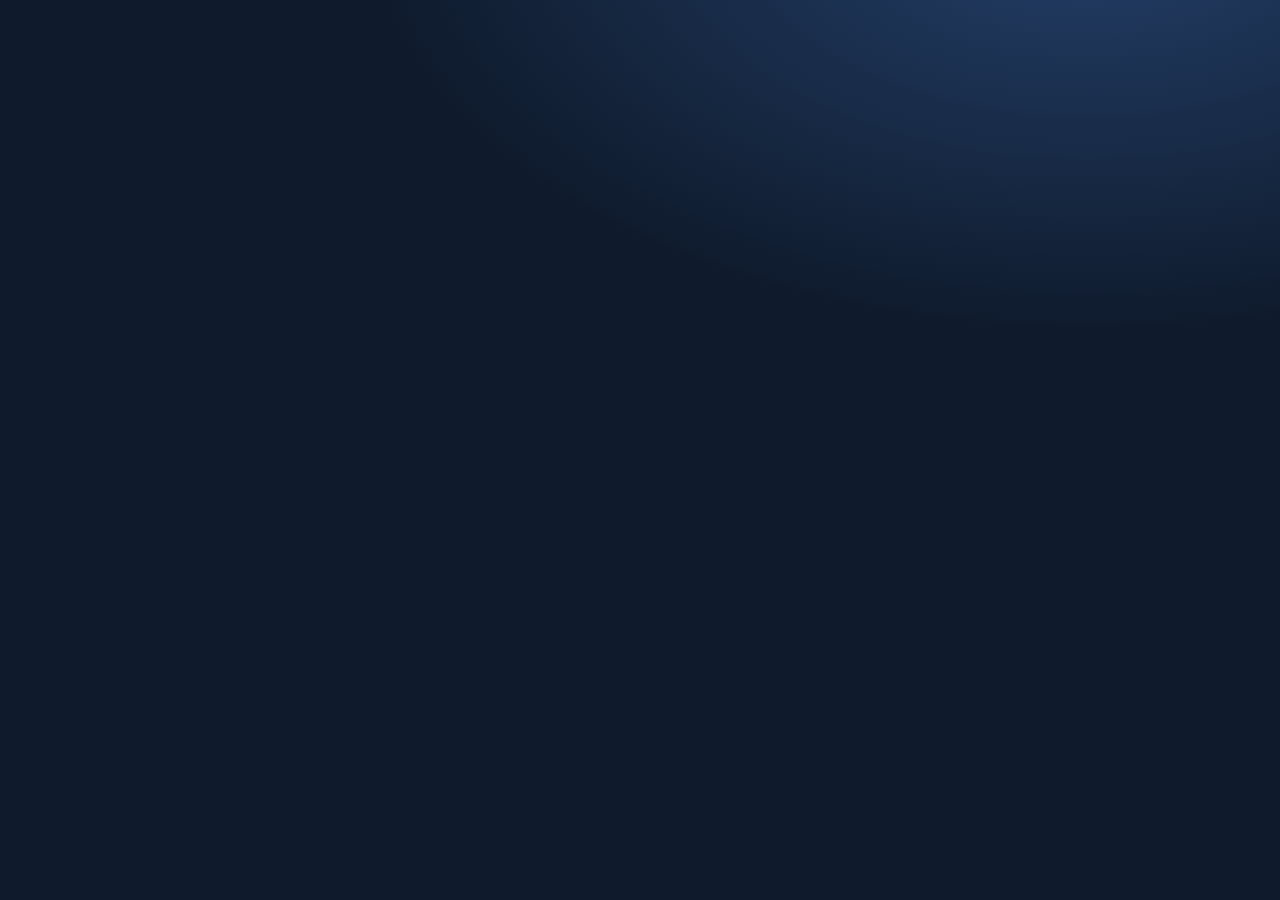
<file: outils/qui-est-le-plus-susceptible/index.html>
<!doctype html>
<html lang="fr">
<head>
<meta charset="utf-8">
<meta name="viewport" content="width=device-width,initial-scale=1,viewport-fit=cover">
<meta name="robots" content="noindex">
<title>Qui est le plus susceptible de…</title>
<link rel="preconnect" href="https://fonts.googleapis.com">
<link rel="preconnect" href="https://fonts.gstatic.com" crossorigin>
<link href="https://fonts.googleapis.com/css2?family=Bricolage+Grotesque:opsz,wght@12..96,400;12..96,600;12..96,800&display=swap" rel="stylesheet">
<style>
:root{
  --bg:#0f1b2d; --bg2:#16263d; --card:#1d3150; --line:#2c4569;
  --ink:#f4f1ea; --muted:#9fb0c8; --accent:#ffc83d; --accent-ink:#1b1400;
  --pop:#ff6b57; --ok:#4fd1a5;
  --font:"Bricolage Grotesque",system-ui,-apple-system,"Segoe UI",Roboto,sans-serif;
}
*{box-sizing:border-box}
html,body{margin:0;height:100%}
body{background:radial-gradient(1200px 700px at 85% -10%,#24406a 0%,transparent 60%),var(--bg);color:var(--ink);font-family:var(--font);-webkit-font-smoothing:antialiased}
button{font:inherit;color:inherit;cursor:pointer;border:0;background:none}
input{font:inherit}
.hidden{display:none!important}

/* ---------- Participant (phone) ---------- */
.phone{max-width:520px;margin:0 auto;min-height:100%;padding:20px 16px calc(28px + env(safe-area-inset-bottom));display:flex;flex-direction:column;gap:18px}
.brand{font-size:13px;letter-spacing:.14em;text-transform:uppercase;color:var(--muted);font-weight:600}
.brand b{color:var(--accent)}
.h1{font-size:30px;line-height:1.05;font-weight:800;margin:0}
.q{font-size:24px;line-height:1.15;font-weight:800;margin:0}
.q .lead{display:block;font-size:14px;font-weight:600;letter-spacing:.08em;text-transform:uppercase;color:var(--accent);margin-bottom:8px}
.sub{color:var(--muted);font-size:16px;line-height:1.4;margin:0}
.field{display:flex;gap:8px}
.field input{flex:1;min-width:0;padding:16px;border-radius:14px;border:2px solid var(--line);background:var(--bg2);color:var(--ink);font-size:18px}
.field input:focus{outline:none;border-color:var(--accent)}
.btn{padding:16px 20px;border-radius:14px;background:var(--accent);color:var(--accent-ink);font-weight:800;font-size:17px}
.btn:disabled{opacity:.5}
.btn.ghost{background:transparent;color:var(--ink);border:2px solid var(--line)}
.names{display:grid;grid-template-columns:1fr 1fr;gap:10px}
.name{padding:16px 12px;border-radius:14px;background:var(--card);border:2px solid transparent;font-weight:600;font-size:17px;text-align:center;line-height:1.15;word-break:break-word;transition:transform .08s,background .15s,border-color .15s}
.name:active{transform:scale(.97)}
.name.sel{background:var(--accent);color:var(--accent-ink);border-color:var(--accent)}
.name small{display:block;font-weight:400;font-size:12px;opacity:.7;margin-top:2px}
.status{padding:14px 16px;border-radius:14px;background:var(--bg2);border:1px solid var(--line);font-size:15px;color:var(--muted)}
.status.ok{color:var(--ok);border-color:rgba(79,209,165,.4)}
.status.err{color:var(--pop);border-color:rgba(255,107,87,.4)}
.wait{flex:1;display:flex;flex-direction:column;justify-content:center;align-items:center;text-align:center;gap:14px;padding:30px 0}
.pulse{width:64px;height:64px;border-radius:50%;background:var(--accent);animation:pulse 1.6s ease-in-out infinite}
@keyframes pulse{0%,100%{transform:scale(.8);opacity:.6}50%{transform:scale(1);opacity:1}}
.me{display:flex;justify-content:space-between;align-items:center;gap:8px}
.me .who{font-size:14px;color:var(--muted)}
.me .who b{color:var(--ink)}
.link{color:var(--muted);text-decoration:underline;font-size:13px;padding:6px}
.winner-card{background:var(--card);border-radius:20px;padding:22px;text-align:center;border:2px solid var(--accent)}
.winner-card .tag{font-size:13px;letter-spacing:.12em;text-transform:uppercase;color:var(--accent);font-weight:700}
.winner-card .w{font-size:34px;font-weight:800;line-height:1.1;margin:8px 0 4px}
.palm{list-style:none;margin:0;padding:0;display:flex;flex-direction:column;gap:10px}
.palm li{background:var(--bg2);border:1px solid var(--line);border-radius:14px;padding:12px 14px}
.palm .pq{font-size:14px;color:var(--muted);line-height:1.3}
.palm .pw{font-weight:800;font-size:18px;color:var(--accent);margin-top:4px}

/* ---------- Presenter (big screen) ---------- */
.stage{min-height:100vh;display:grid;grid-template-rows:auto 1fr auto;padding:3vh 4vw 0}
.top{display:flex;justify-content:space-between;align-items:center;gap:20px}
.top .brand{font-size:clamp(12px,1.2vw,18px)}
.counter{font-size:clamp(14px,1.4vw,22px);color:var(--muted);font-weight:600}
.counter b{color:var(--ink)}
.main{display:flex;align-items:center;justify-content:center;padding:3vh 0}
.lobby{display:grid;grid-template-columns:1.1fr .9fr;gap:5vw;align-items:center;width:100%}
.big-title{font-size:clamp(40px,6.2vw,110px);line-height:.95;font-weight:800;margin:0;letter-spacing:-.02em}
.big-title em{font-style:normal;color:var(--accent)}
.join-hint{font-size:clamp(16px,1.6vw,26px);color:var(--muted);margin-top:3vh;line-height:1.35}
.join-hint b{color:var(--ink)}
.qrbox{background:#fff;border-radius:24px;padding:18px;width:min(36vw,58vh);aspect-ratio:1;justify-self:center;box-shadow:0 20px 60px rgba(0,0,0,.35)}
.qrbox svg{width:100%;height:100%;display:block}
.chips{display:flex;flex-wrap:wrap;gap:10px;margin-top:3vh}
.chip{background:var(--card);border-radius:999px;padding:8px 16px;font-size:clamp(14px,1.3vw,22px);font-weight:600;animation:popin .35s ease-out}
.chip button{margin-left:8px;color:var(--muted);font-size:.9em}
.chip button:hover{color:var(--pop)}
@keyframes popin{from{transform:scale(.6);opacity:0}to{transform:none;opacity:1}}
.qview{width:100%;max-width:1500px;text-align:center}
.qnum{font-size:clamp(14px,1.5vw,24px);letter-spacing:.14em;text-transform:uppercase;color:var(--accent);font-weight:700}
.qtext{font-size:clamp(34px,5vw,86px);line-height:1.05;font-weight:800;margin:2vh auto 0;letter-spacing:-.015em;max-width:24ch}
.votebar{margin:6vh auto 0;max-width:900px}
.votebar .lbl{font-size:clamp(16px,1.8vw,30px);color:var(--muted);margin-bottom:14px}
.votebar .lbl b{color:var(--ink);font-size:1.3em}
.dots{display:flex;flex-wrap:wrap;gap:10px;justify-content:center}
.dot{width:clamp(16px,1.6vw,26px);height:clamp(16px,1.6vw,26px);border-radius:50%;background:var(--line);transition:background .3s,transform .3s}
.dot.on{background:var(--accent);transform:scale(1.1)}
.minijoin{display:flex;align-items:center;gap:14px;justify-content:center;margin-top:5vh;color:var(--muted);font-size:clamp(13px,1.1vw,18px)}
.minijoin .mq{background:#fff;border-radius:10px;padding:6px;width:clamp(70px,7vw,120px);aspect-ratio:1}
.minijoin .mq svg{width:100%;height:100%;display:block}
.reveal{display:grid;grid-template-columns:1fr 1.2fr;gap:4vw;align-items:center;width:100%;max-width:1600px}
.reveal .qtext{font-size:clamp(24px,3vw,52px);margin:1.5vh 0 0;text-align:left;max-width:none}
.reveal .qnum{text-align:left}
.crown{margin-top:4vh;text-align:left}
.crown .tag{font-size:clamp(14px,1.4vw,22px);color:var(--accent);font-weight:700;letter-spacing:.12em;text-transform:uppercase}
.crown .w{font-size:clamp(44px,6vw,110px);font-weight:800;line-height:1;margin-top:1vh;animation:winner .7s cubic-bezier(.2,1.6,.4,1) both;animation-delay:.9s}
.crown .n{font-size:clamp(16px,1.6vw,26px);color:var(--muted);margin-top:1vh;animation:popin .4s both;animation-delay:1.2s}
@keyframes winner{from{transform:scale(.3) rotate(-6deg);opacity:0}to{transform:none;opacity:1}}
.bars{display:flex;flex-direction:column;gap:1.4vh}
.bar{display:grid;grid-template-columns:minmax(120px,30%) 1fr auto;gap:16px;align-items:center;font-size:clamp(16px,1.7vw,28px);font-weight:600}
.bar .nm{text-align:right;white-space:nowrap;overflow:hidden;text-overflow:ellipsis}
.bar .track{height:clamp(22px,3vh,40px);background:var(--bg2);border-radius:10px;overflow:hidden}
.bar .fill{height:100%;width:0;background:var(--muted);border-radius:10px;transition:width .9s cubic-bezier(.2,.8,.2,1)}
.bar.top1 .fill{background:var(--accent)}
.bar.top1 .nm{color:var(--accent)}
.bar .ct{min-width:2ch;text-align:left;color:var(--muted)}
.empty{color:var(--muted);font-size:clamp(18px,2vw,32px)}
.final{width:100%;max-width:1500px}
.final h2{font-size:clamp(36px,4.6vw,80px);margin:0 0 4vh;font-weight:800;letter-spacing:-.02em}
.final h2 em{font-style:normal;color:var(--accent)}
.fgrid{display:grid;grid-template-columns:repeat(auto-fill,minmax(min(100%,420px),1fr));gap:14px}
.fitem{background:var(--bg2);border:1px solid var(--line);border-radius:16px;padding:16px 20px;animation:popin .4s both}
.fitem .pq{color:var(--muted);font-size:clamp(13px,1.05vw,18px);line-height:1.3}
.fitem .pw{color:var(--accent);font-weight:800;font-size:clamp(18px,1.6vw,28px);margin-top:6px}
.dock{position:sticky;bottom:0;display:flex;justify-content:center;gap:10px;padding:14px 0 18px;opacity:.25;transition:opacity .2s;flex-wrap:wrap}
.dock:hover,.dock:focus-within{opacity:1}
.dock .btn{padding:12px 18px;font-size:16px}
.err-banner{position:fixed;top:12px;left:50%;transform:translateX(-50%);background:var(--pop);color:#fff;padding:10px 16px;border-radius:10px;font-weight:600;z-index:20}
/* Settings drawer */
.drawer{position:fixed;inset:0;background:rgba(5,10,20,.6);display:flex;justify-content:flex-end;z-index:10}
.panel{width:min(560px,100%);height:100%;overflow:auto;background:var(--bg2);padding:24px;display:flex;flex-direction:column;gap:18px;border-left:1px solid var(--line)}
.panel h3{margin:0;font-size:20px}
.panel textarea{width:100%;min-height:300px;background:var(--bg);color:var(--ink);border:1px solid var(--line);border-radius:12px;padding:12px;font:inherit;font-size:14px;line-height:1.45}
.panel .row{display:flex;gap:8px;flex-wrap:wrap}
.panel .btn{padding:10px 14px;font-size:14px}
.panel .note{color:var(--muted);font-size:13px;line-height:1.4;margin:0}
.panel code{background:var(--bg);padding:2px 6px;border-radius:6px;font-size:13px;word-break:break-all}
@media (max-width:900px){
  .lobby,.reveal{grid-template-columns:1fr}
  .qrbox{width:min(80vw,60vh)}
  .bar .nm{text-align:left}
}
</style>
</head>
<body>
<div id="app"></div>
<div id="err" class="err-banner hidden"></div>

<script src="qrcode.js"></script>
<script>
(() => {
  const SB = "https://qfjflmqgxlltbqjcdxjg.supabase.co";
  const KEY = "sb_publishable_SY4G9jnXN2KERML8p3vcaw_QaemDDyv";
  const params = new URLSearchParams(location.search);
  const ROOM = (params.get("r") || "CODIR").toUpperCase();
  const ADMIN = params.get("admin");
  const app = document.getElementById("app");
  const errEl = document.getElementById("err");
  const joinUrl = location.origin + location.pathname + (ROOM !== "CODIR" ? "?r=" + encodeURIComponent(ROOM) : "");

  let S = null;          // latest state
  let lastSig = "";      // to avoid useless re-renders
  let busy = false;

  async function rpc(fn, args) {
    const res = await fetch(`${SB}/rest/v1/rpc/${fn}`, {
      method: "POST",
      headers: { "apikey": KEY, "Content-Type": "application/json" },
      body: JSON.stringify(args)
    });
    if (!res.ok) {
      let msg = "Erreur réseau";
      try { const j = await res.json(); msg = j.message || msg; } catch (e) {}
      throw new Error(msg);
    }
    const t = await res.text();
    return t ? JSON.parse(t) : null;
  }

  let errTimer;
  function showErr(msg) {
    errEl.textContent = msg; errEl.classList.remove("hidden");
    clearTimeout(errTimer); errTimer = setTimeout(() => errEl.classList.add("hidden"), 4000);
  }
  const esc = s => String(s).replace(/[&<>"']/g, c => ({ "&": "&amp;", "<": "&lt;", ">": "&gt;", '"': "&quot;", "'": "&#39;" }[c]));
  const store = {
    get(k) { try { return JSON.parse(localStorage.getItem(k)); } catch (e) { return null; } },
    set(k, v) { try { localStorage.setItem(k, JSON.stringify(v)); } catch (e) {} },
    del(k) { try { localStorage.removeItem(k); } catch (e) {} }
  };
  function qr(text) {
    const q = qrcode(0, "M"); q.addData(text); q.make();
    return q.createSvgTag({ cellSize: 4, margin: 0 });
  }
  const nameOf = id => (S.participants.find(p => p.id === id) || {}).name || "?";
  function winners(results) {
    if (!results || !results.length) return { names: [], n: 0 };
    const n = results[0].n;
    return { names: results.filter(r => r.n === n).map(r => nameOf(r.id)), n };
  }
  const joinNames = arr => arr.length <= 1 ? (arr[0] || "") : arr.slice(0, -1).join(", ") + " et " + arr[arr.length - 1];
  const plural = (n, w) => n + " " + w + (n > 1 ? "s" : "");

  async function poll() {
    try {
      const st = await rpc("get_state", { p_room: ROOM });
      if (!st) { app.innerHTML = `<div class="phone"><p class="h1">Salle « ${esc(ROOM)} » introuvable</p></div>`; return; }
      S = st;
      const sig = ADMIN ? JSON.stringify(st) : JSON.stringify({ ...st, voted: 0, updated: 0 });
      if (sig !== lastSig) { lastSig = sig; ADMIN ? renderStage() : renderPhone(); }
    } catch (e) { /* transient: keep last screen */ }
  }

  /* =================== PHONE =================== */
  const meKey = () => `vc:${ROOM}:${S.round}`;
  let myVoteCache = {}; // q -> target id
  let draftName = "";

  function renderPhone() {
    const me = store.get(meKey());
    const stillHere = me && S.participants.some(p => p.id === me.id);
    if (!stillHere) { if (me) store.del(meKey()); return renderJoin(); }

    const head = `<div class="brand">Qui est le plus <b>susceptible</b> de…</div>
      <div class="me"><span class="who">Connecté·e : <b>${esc(me.name)}</b></span>
      <button class="link" id="logout">Ce n'est pas moi</button></div>`;
    let body = "";
    const qs = S.questions || [];
    const qText = esc(qs[S.q] || "");

    if (S.phase === "lobby") {
      body = `<div class="wait"><div class="pulse"></div><p class="h1">C'est noté&nbsp;!</p>
        <p class="sub">${plural(S.participants.length, "participant")} pour l'instant.<br>La première question arrive sur l'écran.</p></div>`;
    } else if (S.phase === "vote") {
      const sel = myVoteCache[S.round + ":" + S.q];
      body = `<p class="q"><span class="lead">Question ${S.q + 1} / ${qs.length}</span>${qText}</p>
        <div class="names">${S.participants.map(p => `<button class="name${p.id === sel ? " sel" : ""}" data-id="${p.id}">${esc(p.name)}${p.id === me.id ? "<small>(moi)</small>" : ""}</button>`).join("")}</div>
        <div class="status${sel ? " ok" : ""}" id="vstat">${sel ? "✓ Vote enregistré — vous pouvez changer d'avis jusqu'à la révélation." : "Touchez un nom pour voter. Votre vote reste anonyme."}</div>`;
      if (sel === undefined) loadMyVote(me.id);
    } else if (S.phase === "reveal") {
      const w = winners(S.results);
      body = `<p class="q"><span class="lead">Question ${S.q + 1} / ${qs.length}</span>${qText}</p>
        <div class="winner-card">${w.names.length
          ? `<div class="tag">${w.names.length > 1 ? "Égalité" : "Et c'est…"}</div><div class="w">${esc(joinNames(w.names))}</div><div class="sub">${plural(w.n, "vote")}</div>`
          : `<div class="sub">Aucun vote sur cette question.</div>`}</div>
        <p class="sub" style="text-align:center">Regardez l'écran 👀</p>`;
    } else if (S.phase === "end") {
      body = `<p class="h1">Le palmarès</p>${palmares("palm")}`;
    }
    app.innerHTML = `<div class="phone">${head}${body}</div>`;
    document.getElementById("logout").onclick = () => { store.del(meKey()); renderJoin(); };
    app.querySelectorAll(".name[data-id]").forEach(b => b.onclick = () => vote(me.id, b.dataset.id, b));
  }

  function palmares(cls) {
    const qs = S.questions || [];
    const h = S.history || [];
    if (!h.length) return `<p class="sub">Aucun vote enregistré.</p>`;
    if (cls === "palm") return `<ul class="palm">${h.map(x => `<li><div class="pq">${esc(qs[x.q] || "")}</div><div class="pw">${esc(joinNames(x.ids.map(nameOf)))}</div></li>`).join("")}</ul>`;
    return `<div class="fgrid">${h.map((x, i) => `<div class="fitem" style="animation-delay:${i * 0.12}s"><div class="pq">${esc(qs[x.q] || "")}</div><div class="pw">${esc(joinNames(x.ids.map(nameOf)))} <span style="color:var(--muted);font-weight:600;font-size:.7em">· ${plural(x.n, "vote")}</span></div></div>`).join("")}</div>`;
  }

  async function loadMyVote(myId) {
    const k = S.round + ":" + S.q;
    myVoteCache[k] = null;
    try {
      const t = await rpc("my_vote", { p_room: ROOM, p_voter: myId, p_q: S.q });
      if (t) { myVoteCache[k] = t; lastSig = ""; renderPhone(); }
    } catch (e) { delete myVoteCache[k]; }
  }

  async function vote(myId, targetId, btn) {
    if (busy) return; busy = true;
    const k = S.round + ":" + S.q;
    app.querySelectorAll(".name").forEach(b => b.classList.toggle("sel", b === btn));
    const st = document.getElementById("vstat");
    try {
      const ok = await rpc("cast_vote", { p_room: ROOM, p_voter: myId, p_q: S.q, p_target: targetId });
      if (ok) {
        myVoteCache[k] = targetId;
        st.className = "status ok"; st.textContent = "✓ Vote enregistré — vous pouvez changer d'avis jusqu'à la révélation.";
        if (navigator.vibrate) navigator.vibrate(30);
      } else {
        st.className = "status err"; st.textContent = "Le vote est fermé pour cette question.";
        poll();
      }
    } catch (e) {
      st.className = "status err"; st.textContent = "Pas de connexion — réessayez.";
      app.querySelectorAll(".name").forEach(b => b.classList.toggle("sel", b.dataset.id === myVoteCache[k]));
    }
    busy = false;
  }

  function namesBlock(others) {
    return others.length ? `<p class="sub">Déjà inscrit·e ? Touchez votre nom :</p>
        <div class="names">${others.map(p => `<button class="name" data-name="${esc(p.name)}">${esc(p.name)}</button>`).join("")}</div>` : "";
  }
  function bindNames() {
    app.querySelectorAll(".name[data-name]").forEach(b => b.onclick = () => join(b.dataset.name));
  }
  function renderJoin() {
    const others = S.participants;
    const existing = document.getElementById("jnames");
    if (existing && document.getElementById("jf")) { existing.innerHTML = namesBlock(others); bindNames(); return; }
    app.innerHTML = `<div class="phone">
      <div class="brand">Qui est le plus <b>susceptible</b> de…</div>
      <p class="h1">Bienvenue&nbsp;! Comment vous appelle-t-on&nbsp;?</p>
      <p class="sub">Votre prénom apparaîtra dans la liste des personnes pour qui voter.</p>
      <form class="field" id="jf"><input id="nm" maxlength="30" autocomplete="given-name" placeholder="Votre prénom" value="${esc(draftName)}" required><button class="btn" id="jb">Entrer</button></form>
      <div id="jstat"></div>
      <div id="jnames" style="display:flex;flex-direction:column;gap:12px">${namesBlock(others)}</div>
    </div>`;
    const inp = document.getElementById("nm");
    inp.oninput = () => draftName = inp.value;
    document.getElementById("jf").onsubmit = e => { e.preventDefault(); join(inp.value); };
    bindNames();
  }

  async function join(name) {
    name = (name || "").trim();
    if (!name || busy) return;
    busy = true;
    const jb = document.getElementById("jb"); if (jb) jb.disabled = true;
    try {
      const id = await rpc("join_room", { p_room: ROOM, p_name: name });
      store.set(meKey(), { id, name });
      draftName = "";
      busy = false; await poll(); lastSig = ""; renderPhone();
    } catch (e) {
      busy = false; if (jb) jb.disabled = false;
      const st = document.getElementById("jstat");
      if (st) st.innerHTML = `<div class="status err">Impossible de rejoindre : ${esc(e.message)}</div>`;
    }
  }

  /* =================== STAGE (presenter) =================== */
  let drawerOpen = false;

  async function setPhase(q, phase) {
    if (busy) return; busy = true;
    try {
      const ok = await rpc("admin_set", { p_room: ROOM, p_key: ADMIN, p_q: q, p_phase: phase });
      if (!ok) showErr("Clé animateur invalide.");
      await poll();
    } catch (e) { showErr("Pas de connexion au serveur."); }
    busy = false;
  }
  function next() {
    const n = (S.questions || []).length;
    if (S.phase === "lobby") return n && setPhase(0, "vote");
    if (S.phase === "vote") return setPhase(S.q, "reveal");
    if (S.phase === "reveal") return S.q + 1 < n ? setPhase(S.q + 1, "vote") : setPhase(S.q, "end");
  }
  function prev() {
    if (S.phase === "end") return setPhase(S.q, "reveal");
    if (S.phase === "reveal") return setPhase(S.q, "vote");
    if (S.phase === "vote") return S.q > 0 ? setPhase(S.q - 1, "reveal") : setPhase(0, "lobby");
  }

  function renderStage() {
    if (drawerOpen) { refreshDrawerPeople(); return; }
    const qs = S.questions || [];
    const np = S.participants.length;
    let main = "", nextLabel = "";
    const top = `<div class="top"><div class="brand">Qui est le plus <b>susceptible</b> de…</div>
      <div class="counter"><b>${np}</b> ${np > 1 ? "participants" : "participant"}</div></div>`;

    if (S.phase === "lobby") {
      main = `<div class="lobby">
        <div><h1 class="big-title">Qui est le plus <em>susceptible</em> de…&nbsp;?</h1>
          <p class="join-hint">Scannez le QR code avec votre téléphone,<br>entrez votre <b>prénom</b>, et attendez la première question.</p>
          <div class="chips">${S.participants.map(p => `<span class="chip">${esc(p.name)}</span>`).join("")}</div></div>
        <div class="qrbox">${qr(joinUrl)}</div></div>`;
      nextLabel = "Lancer la 1re question →";
    } else if (S.phase === "vote") {
      main = `<div class="qview"><div class="qnum">Question ${S.q + 1} / ${qs.length}</div>
        <h1 class="qtext">${esc(qs[S.q] || "")}</h1>
        <div class="votebar"><div class="lbl"><b>${S.voted}</b> / ${np} ${S.voted > 1 ? "ont voté" : "a voté"}</div>
        <div class="dots">${S.participants.map((_, i) => `<span class="dot${i < S.voted ? " on" : ""}"></span>`).join("")}</div></div>
        <div class="minijoin"><div class="mq">${qr(joinUrl)}</div><span>Pas encore connecté·e&nbsp;?<br>Scannez pour rejoindre</span></div></div>`;
      nextLabel = "Révéler le résultat";
    } else if (S.phase === "reveal") {
      const res = S.results || [];
      const w = winners(res);
      const max = res.length ? res[0].n : 1;
      main = `<div class="reveal">
        <div><div class="qnum">Question ${S.q + 1} / ${qs.length}</div><h1 class="qtext">${esc(qs[S.q] || "")}</h1>
          <div class="crown">${w.names.length
            ? `<div class="tag">${w.names.length > 1 ? "Égalité&nbsp;!" : "Et c'est…"}</div><div class="w">${esc(joinNames(w.names))}</div><div class="n">${plural(w.n, "vote")} sur ${S.voted}</div>`
            : `<div class="empty">Aucun vote sur cette question.</div>`}</div></div>
        <div class="bars">${res.slice(0, 8).map(r => `<div class="bar${r.n === max ? " top1" : ""}"><span class="nm">${esc(nameOf(r.id))}</span><span class="track"><span class="fill" data-w="${(r.n / max) * 100}"></span></span><span class="ct">${r.n}</span></div>`).join("")}</div>
      </div>`;
      nextLabel = S.q + 1 < qs.length ? "Question suivante →" : "Voir le palmarès 🏆";
    } else if (S.phase === "end") {
      main = `<div class="final"><h2>Le <em>palmarès</em> du codir</h2>${palmares("grid")}</div>`;
      nextLabel = "";
    }

    app.innerHTML = `<div class="stage">${top}<div class="main">${main}</div>
      <div class="dock">
        ${S.phase !== "lobby" ? `<button class="btn ghost" id="bprev">← Retour</button>` : ""}
        ${nextLabel ? `<button class="btn" id="bnext">${nextLabel}</button>` : ""}
        ${S.phase === "vote" || S.phase === "reveal" ? `<button class="btn ghost" id="bend">Terminer</button>` : ""}
        <button class="btn ghost" id="bset">⚙ Réglages</button>
        <button class="btn ghost" id="bfs">⛶ Plein écran</button>
      </div></div>`;
    const on = (id, f) => { const el = document.getElementById(id); if (el) el.onclick = f; };
    on("bnext", next); on("bprev", prev);
    on("bend", () => confirm("Terminer et afficher le palmarès ?") && setPhase(S.q, "end"));
    on("bset", openDrawer);
    on("bfs", () => document.fullscreenElement ? document.exitFullscreen() : document.documentElement.requestFullscreen && document.documentElement.requestFullscreen());
    requestAnimationFrame(() => setTimeout(() => app.querySelectorAll(".fill").forEach(f => f.style.width = f.dataset.w + "%"), 400));
  }

  document.addEventListener("keydown", e => {
    if (!ADMIN || !S || drawerOpen || e.target.closest("input,textarea")) return;
    if (e.key === "ArrowRight" || e.key === " " || e.key === "PageDown") { e.preventDefault(); next(); }
    if (e.key === "ArrowLeft" || e.key === "PageUp") { e.preventDefault(); prev(); }
  });

  function openDrawer() {
    drawerOpen = true;
    const d = document.createElement("div");
    d.className = "drawer"; d.id = "drawer";
    d.innerHTML = `<div class="panel">
      <div class="row" style="justify-content:space-between;align-items:center"><h3>Réglages</h3><button class="btn ghost" id="dclose">Fermer</button></div>
      <div><h3 style="font-size:16px;margin-bottom:8px">Participants</h3>
        <p class="note">Retirez un doublon ou une faute de frappe : la personne pourra se réinscrire.</p>
        <div class="chips" id="dpeople" style="margin-top:10px"></div></div>
      <div><h3 style="font-size:16px;margin-bottom:8px">Questions (une par ligne)</h3>
        <textarea id="dq">${esc((S.questions || []).join("\n"))}</textarea>
        <div class="row" style="margin-top:8px"><button class="btn" id="dsave">Enregistrer les questions</button></div></div>
      <div><h3 style="font-size:16px;margin-bottom:8px">Nouvelle partie</h3>
        <p class="note">Efface les votes et revient à l'accueil.</p>
        <div class="row" style="margin-top:8px"><button class="btn ghost" id="dr1">Rejouer avec les mêmes participants</button><button class="btn ghost" id="dr2">Tout recommencer (participants inclus)</button></div></div>
      <div><h3 style="font-size:16px;margin-bottom:8px">Lien participants</h3><p class="note"><code>${esc(joinUrl)}</code></p></div>
    </div>`;
    document.body.appendChild(d);
    d.onclick = e => { if (e.target === d) closeDrawer(); };
    document.getElementById("dclose").onclick = closeDrawer;
    document.getElementById("dsave").onclick = async () => {
      const lines = document.getElementById("dq").value.split("\n").map(s => s.trim()).filter(Boolean);
      if (!lines.length) return showErr("Il faut au moins une question.");
      try { const ok = await rpc("admin_questions", { p_room: ROOM, p_key: ADMIN, p_questions: lines }); if (!ok) showErr("Clé animateur invalide."); else closeDrawer(); }
      catch (e) { showErr("Enregistrement impossible."); }
    };
    const reset = keep => async () => {
      if (!confirm(keep ? "Effacer tous les votes et rejouer ?" : "Effacer votes ET participants ?")) return;
      try { await rpc("admin_reset", { p_room: ROOM, p_key: ADMIN, p_keep_people: keep }); closeDrawer(); }
      catch (e) { showErr("Réinitialisation impossible."); }
    };
    document.getElementById("dr1").onclick = reset(true);
    document.getElementById("dr2").onclick = reset(false);
    refreshDrawerPeople();
  }
  function refreshDrawerPeople() {
    const box = document.getElementById("dpeople"); if (!box) return;
    box.innerHTML = S.participants.length ? S.participants.map(p => `<span class="chip">${esc(p.name)}<button data-id="${p.id}" aria-label="Retirer ${esc(p.name)}">✕</button></span>`).join("") : `<p class="note">Personne pour l'instant.</p>`;
    box.querySelectorAll("button[data-id]").forEach(b => b.onclick = async () => {
      try { await rpc("admin_remove", { p_room: ROOM, p_key: ADMIN, p_id: b.dataset.id }); await poll(); } catch (e) { showErr("Suppression impossible."); }
    });
  }
  function closeDrawer() {
    drawerOpen = false;
    const d = document.getElementById("drawer"); if (d) d.remove();
    lastSig = ""; poll();
  }

  poll();
  setInterval(poll, ADMIN ? 1000 : 1500);
  document.addEventListener("visibilitychange", () => { if (!document.hidden) poll(); });
})();
</script>
</body>
</html>
</file>
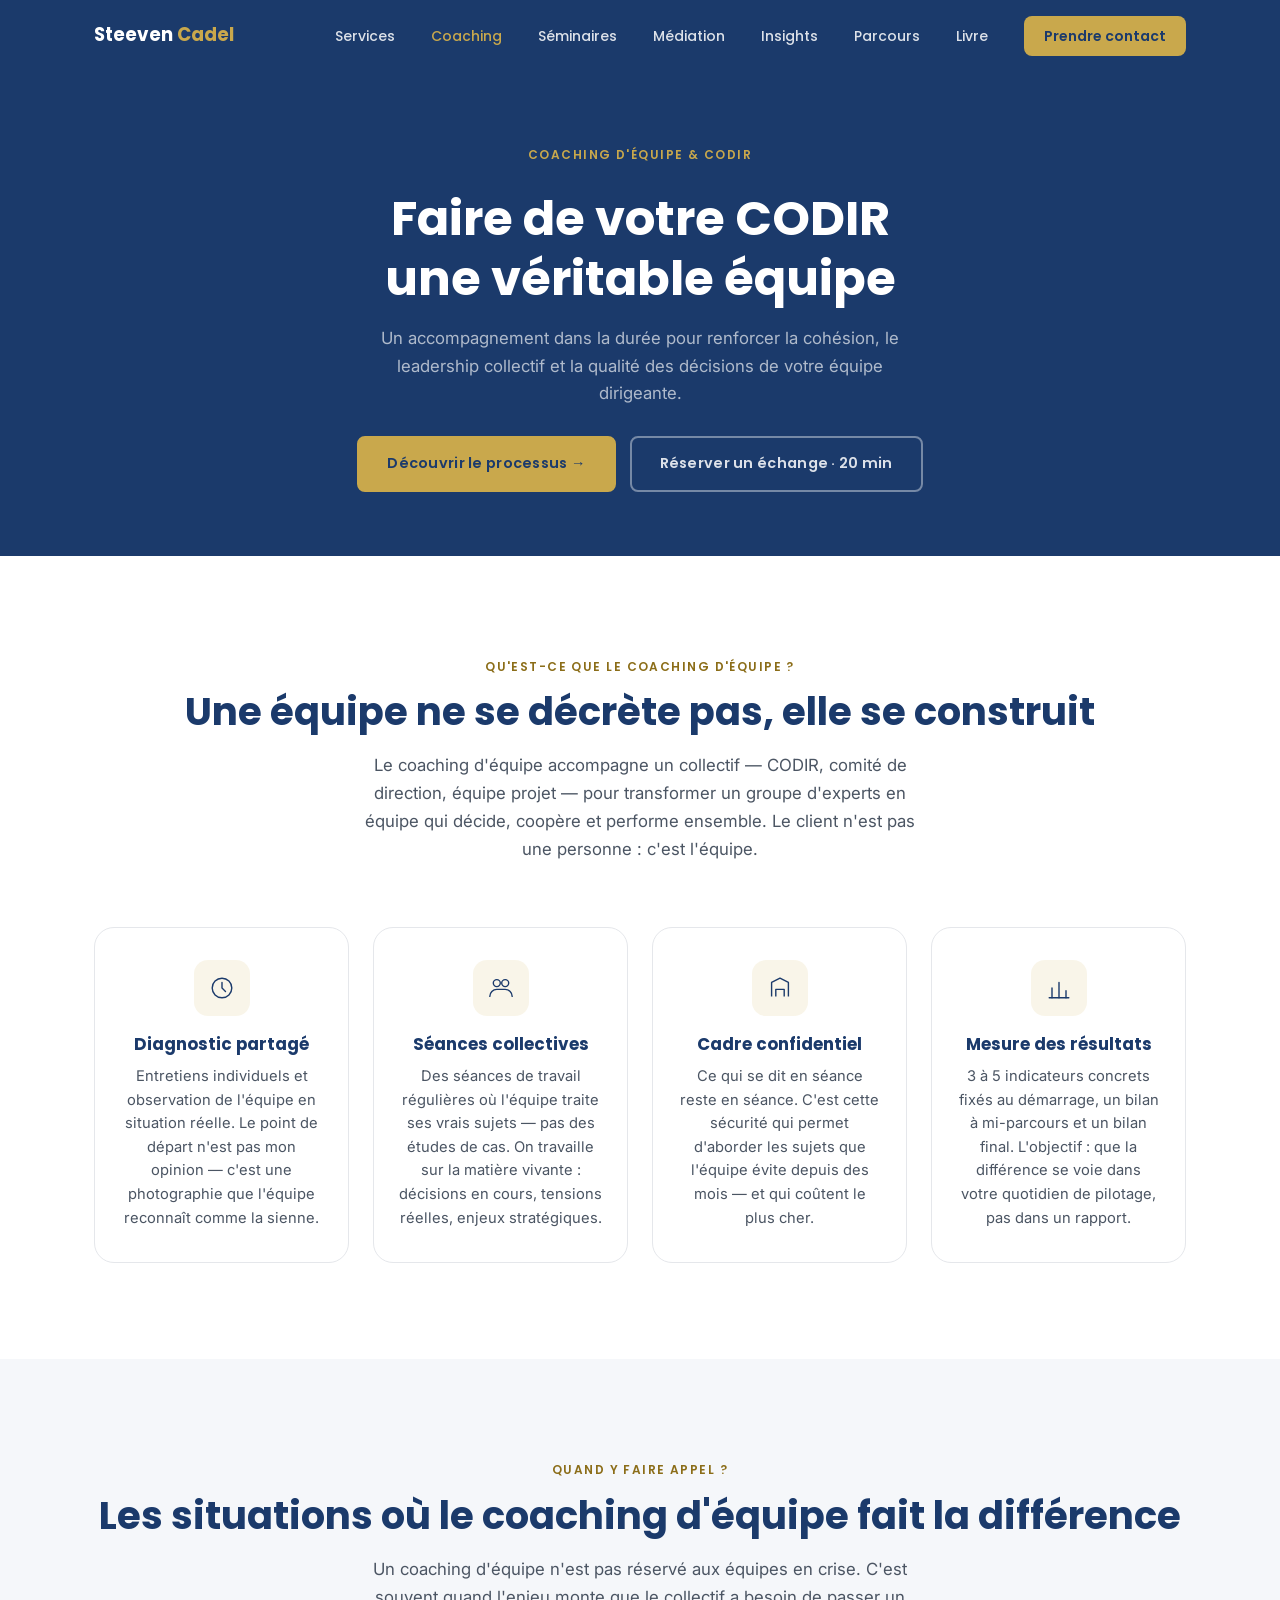
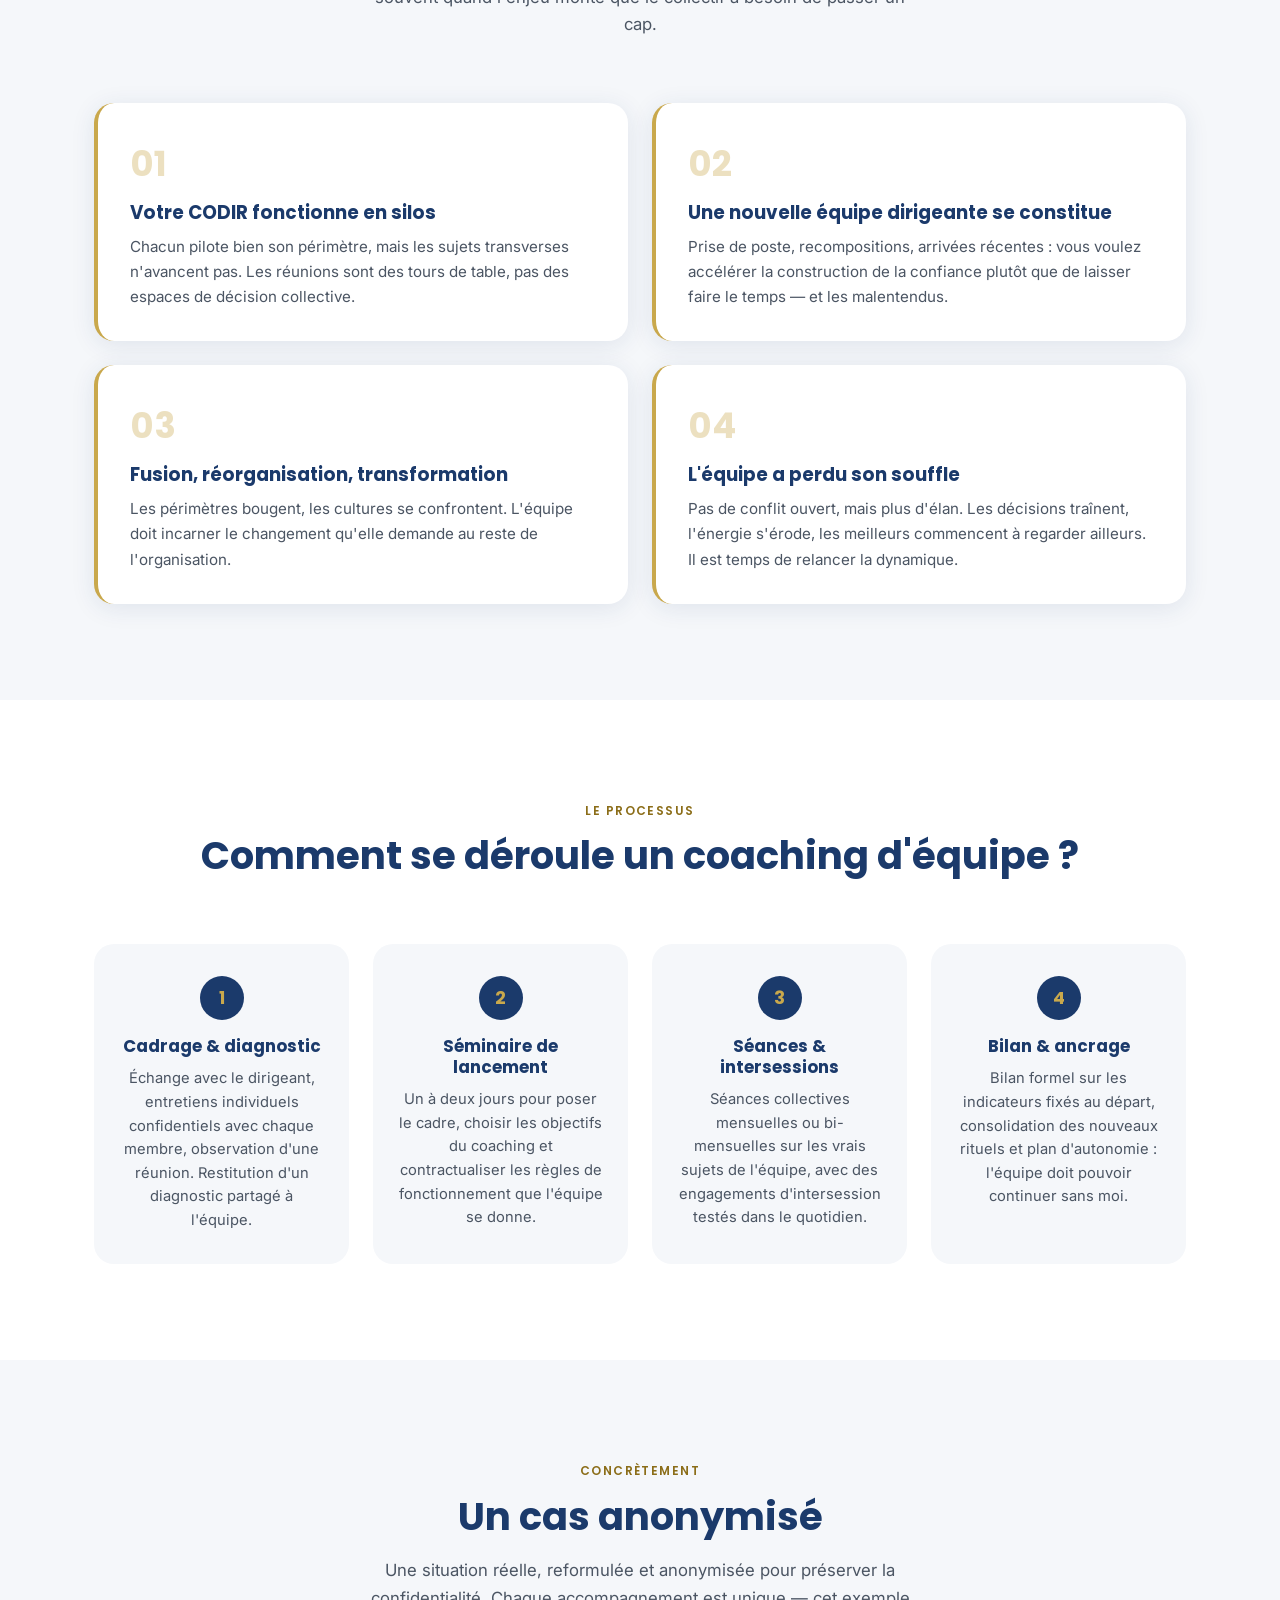
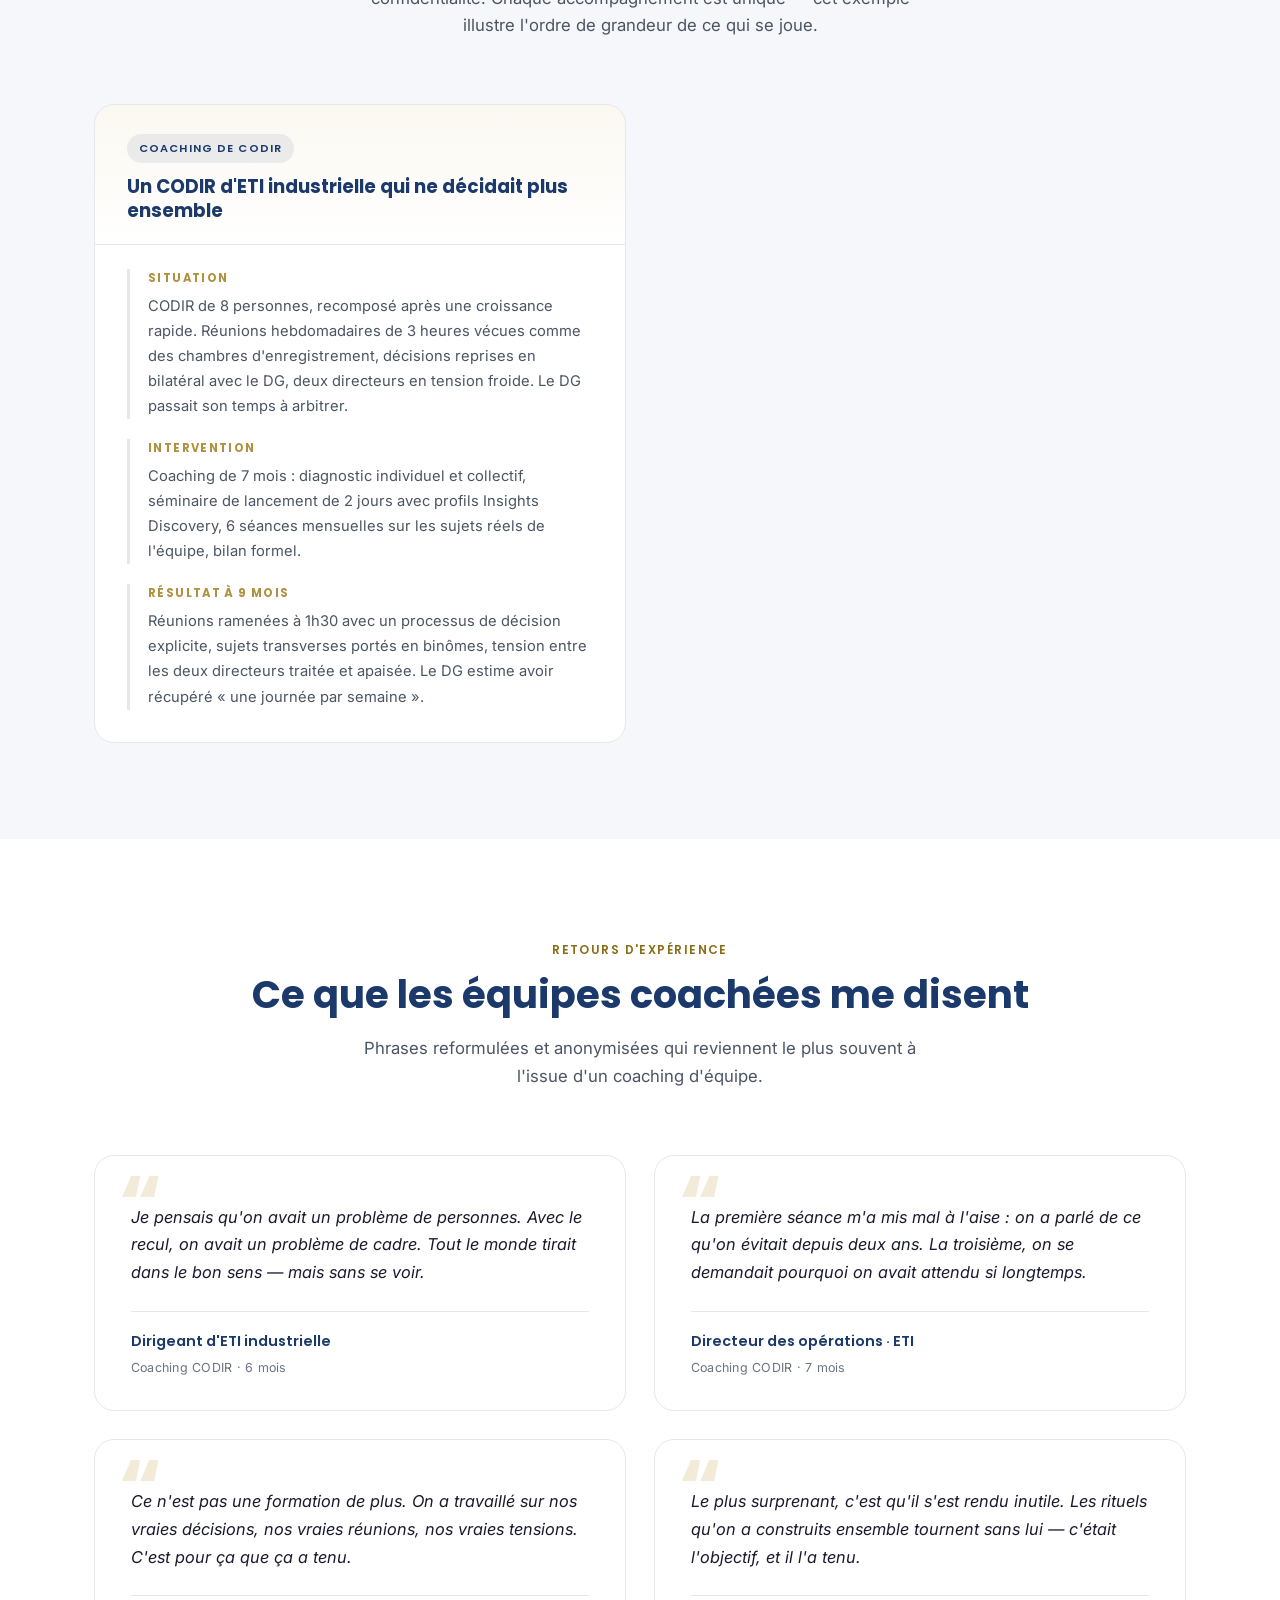
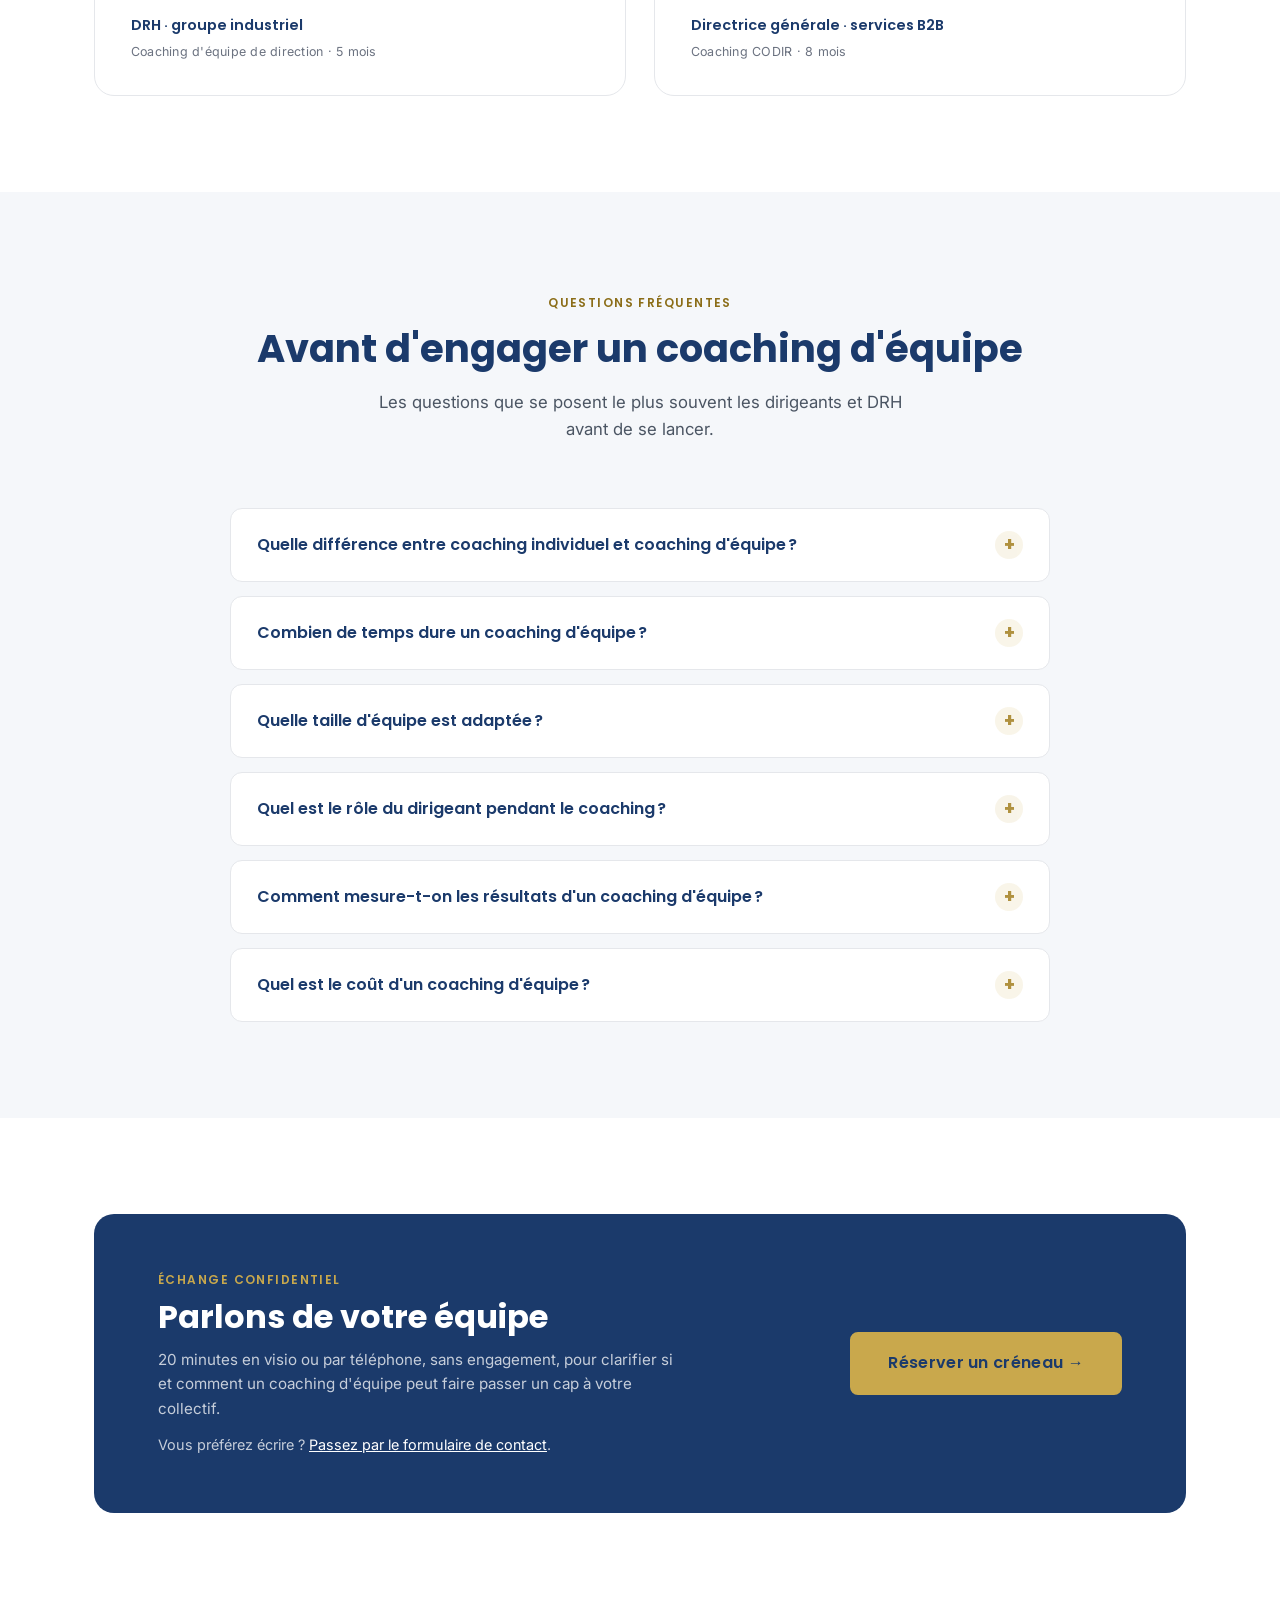
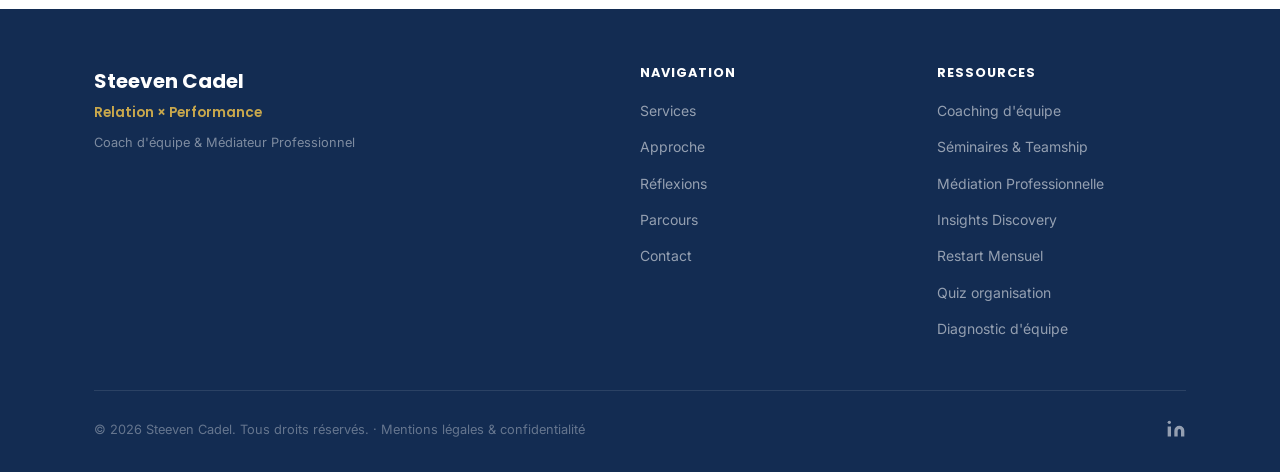
<file: coaching-equipe.html>
<!DOCTYPE html>
<html lang="fr">
<head>
  <meta charset="UTF-8" />
  <meta name="viewport" content="width=device-width, initial-scale=1.0" />
  <title>Coaching d'équipe &amp; CODIR — Steeven Cadel, coach d'équipe certifié</title>
  <meta name="description" content="Coaching d'équipe et de CODIR par Steeven Cadel, coach d'équipe certifié. Renforcez la cohésion de votre équipe dirigeante et transformez les tensions en performance collective durable." />
  <link rel="canonical" href="https://steevencadel.fr/coaching-equipe.html" />
  <!-- Open Graph -->
  <meta property="og:title" content="Coaching d'équipe &amp; CODIR — Steeven Cadel" />
  <meta property="og:description" content="Renforcez la cohésion de votre équipe dirigeante et transformez les tensions en performance collective durable." />
  <meta property="og:image" content="https://steevencadel.fr/assets/images/steeven-cadel-1200.jpg" />
  <meta property="og:url" content="https://steevencadel.fr/coaching-equipe.html" />
  <meta property="og:type" content="website" />
  <meta property="og:locale" content="fr_FR" />
  <meta name="twitter:card" content="summary_large_image" />
  <link rel="preconnect" href="https://fonts.googleapis.com" />
  <link rel="preconnect" href="https://fonts.gstatic.com" crossorigin />
  <link href="https://fonts.googleapis.com/css2?family=Poppins:wght@300;400;500;600;700&family=Inter:wght@300;400;500;600&display=swap" rel="stylesheet" />
  <link rel="icon" type="image/svg+xml" href="assets/favicon.svg" />
  <link rel="stylesheet" href="css/style.css?v=16" />
  <!-- Privacy-friendly analytics by Plausible -->
  <script async src="https://plausible.io/js/pa-CtxiWmkunxR96ov_k4NzT.js"></script>
  <script>
    window.plausible=window.plausible||function(){(plausible.q=plausible.q||[]).push(arguments)},plausible.init=plausible.init||function(i){plausible.o=i||{}};
    plausible.init()
  </script>
  <script type="application/ld+json">
  {
    "@context": "https://schema.org",
    "@graph": [
      {
        "@type": "Service",
        "name": "Coaching d'équipe et de CODIR",
        "serviceType": "Coaching d'équipe",
        "description": "Coaching de CODIR et d'équipes opérationnelles : diagnostic partagé, séances collectives, développement du leadership collectif et mesure des résultats.",
        "url": "https://steevencadel.fr/coaching-equipe.html",
        "areaServed": { "@type": "Country", "name": "France" },
        "provider": {
          "@type": "Person",
          "name": "Steeven Cadel",
          "jobTitle": "Coach d'équipe et Médiateur Professionnel",
          "url": "https://steevencadel.fr/",
          "sameAs": ["https://linkedin.com/in/steeven-cadel"]
        }
      },
      {
        "@type": "BreadcrumbList",
        "itemListElement": [
          { "@type": "ListItem", "position": 1, "name": "Accueil", "item": "https://steevencadel.fr/" },
          { "@type": "ListItem", "position": 2, "name": "Coaching d'équipe", "item": "https://steevencadel.fr/coaching-equipe.html" }
        ]
      },
      {
        "@type": "FAQPage",
        "mainEntity": [
          {
            "@type": "Question",
            "name": "Quelle différence entre coaching individuel et coaching d'équipe ?",
            "acceptedAnswer": { "@type": "Answer", "text": "Le coaching individuel travaille la posture et l'impact d'une personne. Le coaching d'équipe travaille le système : la qualité des interactions, des décisions et de la coopération entre les membres. Le client n'est pas une personne — c'est l'équipe elle-même, avec ses objectifs propres. Les deux se combinent souvent : un coaching de CODIR peut inclure des séquences individuelles pour certains membres." }
          },
          {
            "@type": "Question",
            "name": "Combien de temps dure un coaching d'équipe ?",
            "acceptedAnswer": { "@type": "Answer", "text": "Entre 4 et 9 mois dans la plupart des cas, à raison d'une séance mensuelle ou bi-mensuelle, avec des travaux d'intersession. C'est le temps nécessaire pour que les nouveaux fonctionnements s'installent dans le quotidien — pas seulement en salle. La durée exacte est calée à l'échange de cadrage, en fonction de la situation de départ et de l'ambition visée." }
          },
          {
            "@type": "Question",
            "name": "Quelle taille d'équipe est adaptée ?",
            "acceptedAnswer": { "@type": "Answer", "text": "Le format le plus courant est un CODIR ou une équipe de direction de 5 à 12 personnes. Au-delà de 15, on travaille plutôt par sous-ensembles ou en format séminaire. En dessous de 4, un accompagnement de binôme ou une médiation est souvent plus pertinent. Là encore, l'échange de cadrage permet de choisir le bon format." }
          },
          {
            "@type": "Question",
            "name": "Quel est le rôle du dirigeant pendant le coaching ?",
            "acceptedAnswer": { "@type": "Answer", "text": "Le dirigeant est membre de l'équipe coachée — pas commanditaire extérieur. Sa participation pleine est une condition de réussite : c'est souvent son propre mode de fonctionnement qui structure celui de l'équipe. Je cadre ce point explicitement en amont, y compris la façon dont sa parole et celle des membres seront protégées." }
          },
          {
            "@type": "Question",
            "name": "Comment mesure-t-on les résultats d'un coaching d'équipe ?",
            "acceptedAnswer": { "@type": "Answer", "text": "Au démarrage, nous fixons ensemble 3 à 5 indicateurs concrets : qualité des décisions, fluidité des réunions, baisse des tensions, engagement. Un bilan formel intervient à mi-parcours et à la fin. L'objectif n'est pas de produire un rapport — c'est que vous-même mesuriez la différence dans votre quotidien de pilotage." }
          },
          {
            "@type": "Question",
            "name": "Quel est le coût d'un coaching d'équipe ?",
            "acceptedAnswer": { "@type": "Answer", "text": "Le tarif dépend du nombre de participants, de la durée et du livrable attendu. Je travaille sur devis pour garantir un cadre adapté à chaque situation. L'ordre de grandeur est partagé en toute transparence dès l'échange de cadrage — et il reste très inférieur au coût d'un CODIR qui sous-performe pendant un an." }
          }
        ]
      }
    ]
  }
  </script>
</head>
<body>

  <!-- ===== NAVIGATION ===== -->
  <nav class="nav nav--dark" id="nav">
    <div class="nav__container">
      <a href="index.html" class="nav__logo">Steeven <span>Cadel</span></a>
      <ul class="nav__links" id="nav-links">
        <li><a href="index.html#services">Services</a></li>
        <li><a href="coaching-equipe.html" class="nav__active">Coaching</a></li>
        <li><a href="seminaires.html">Séminaires</a></li>
        <li><a href="mediation.html">Médiation</a></li>
        <li><a href="insights.html">Insights</a></li>
        <li><a href="parcours.html">Parcours</a></li>
        <li><a href="livre.html">Livre</a></li>
        <li><a href="index.html#contact" class="nav__cta">Prendre contact</a></li>
      </ul>
      <button class="nav__burger" id="burger" aria-label="Ouvrir le menu" aria-controls="nav-links" aria-expanded="false">
        <span></span><span></span><span></span>
      </button>
    </div>
  </nav>

  <!-- ===== PAGE HEADER ===== -->
  <header class="page-header">
    <div class="container">
      <p class="section-label section-label--light">Coaching d'équipe &amp; CODIR</p>
      <h1 class="page-header__title">Faire de votre CODIR<br/>une véritable équipe</h1>
      <p class="page-header__sub">Un accompagnement dans la durée pour renforcer la cohésion, le leadership collectif et la qualité des décisions de votre équipe dirigeante.</p>
      <div class="page-header__actions">
        <a href="#processus" class="btn btn--gold">Découvrir le processus&nbsp;→</a>
        <a href="https://calendly.com/scadel/20minutes" target="_blank" rel="noopener" class="btn btn--outline-light">Réserver un échange · 20&nbsp;min</a>
      </div>
    </div>
  </header>

  <!-- ===== QU'EST-CE QUE LE COACHING D'ÉQUIPE ===== -->
  <section class="section">
    <div class="container">
      <div class="section-head">
        <p class="section-label">Qu'est-ce que le coaching d'équipe ?</p>
        <h2 class="section-title">Une équipe ne se décrète pas, elle se construit</h2>
        <p class="section-sub">Le coaching d'équipe accompagne un collectif — CODIR, comité de direction, équipe projet — pour transformer un groupe d'experts en équipe qui décide, coopère et performe ensemble. Le client n'est pas une personne : c'est l'équipe.</p>
      </div>
      <div class="mediation-pillars">
        <div class="mediation-pillar">
          <div class="mediation-pillar__icon">
            <svg viewBox="0 0 40 40" fill="none" xmlns="http://www.w3.org/2000/svg" aria-hidden="true">
              <circle cx="20" cy="20" r="14" stroke="currentColor" stroke-width="2"/>
              <path d="M20 12v8l5 5" stroke="currentColor" stroke-width="2" stroke-linecap="round" stroke-linejoin="round"/>
            </svg>
          </div>
          <h3>Diagnostic partagé</h3>
          <p>Entretiens individuels et observation de l'équipe en situation réelle. Le point de départ n'est pas mon opinion — c'est une photographie que l'équipe reconnaît comme la sienne.</p>
        </div>
        <div class="mediation-pillar">
          <div class="mediation-pillar__icon">
            <svg viewBox="0 0 40 40" fill="none" xmlns="http://www.w3.org/2000/svg" aria-hidden="true">
              <circle cx="14" cy="13" r="5" stroke="currentColor" stroke-width="2"/>
              <circle cx="26" cy="13" r="5" stroke="currentColor" stroke-width="2"/>
              <path d="M4 32c0-5.523 4.477-10 10-10h12c5.523 0 10 4.477 10 10" stroke="currentColor" stroke-width="2" stroke-linecap="round"/>
            </svg>
          </div>
          <h3>Séances collectives</h3>
          <p>Des séances de travail régulières où l'équipe traite ses vrais sujets — pas des études de cas. On travaille sur la matière vivante : décisions en cours, tensions réelles, enjeux stratégiques.</p>
        </div>
        <div class="mediation-pillar">
          <div class="mediation-pillar__icon">
            <svg viewBox="0 0 40 40" fill="none" xmlns="http://www.w3.org/2000/svg" aria-hidden="true">
              <path d="M8 32V12l12-6 12 6v20" stroke="currentColor" stroke-width="2" stroke-linejoin="round"/>
              <path d="M14 32v-10h12v10" stroke="currentColor" stroke-width="2" stroke-linejoin="round"/>
            </svg>
          </div>
          <h3>Cadre confidentiel</h3>
          <p>Ce qui se dit en séance reste en séance. C'est cette sécurité qui permet d'aborder les sujets que l'équipe évite depuis des mois — et qui coûtent le plus cher.</p>
        </div>
        <div class="mediation-pillar">
          <div class="mediation-pillar__icon">
            <svg viewBox="0 0 40 40" fill="none" xmlns="http://www.w3.org/2000/svg" aria-hidden="true">
              <path d="M6 34h28" stroke="currentColor" stroke-width="2" stroke-linecap="round"/>
              <path d="M10 34V20M20 34V12M30 34V24" stroke="currentColor" stroke-width="2" stroke-linecap="round"/>
            </svg>
          </div>
          <h3>Mesure des résultats</h3>
          <p>3 à 5 indicateurs concrets fixés au démarrage, un bilan à mi-parcours et un bilan final. L'objectif : que la différence se voie dans votre quotidien de pilotage, pas dans un rapport.</p>
        </div>
      </div>
    </div>
  </section>

  <!-- ===== QUAND Y FAIRE APPEL ===== -->
  <section class="section section--light">
    <div class="container">
      <div class="section-head">
        <p class="section-label">Quand y faire appel ?</p>
        <h2 class="section-title">Les situations où le coaching d'équipe fait la différence</h2>
        <p class="section-sub">Un coaching d'équipe n'est pas réservé aux équipes en crise. C'est souvent quand l'enjeu monte que le collectif a besoin de passer un cap.</p>
      </div>
      <div class="signals-grid">
        <article class="signal-card">
          <span class="signal-card__num">01</span>
          <h3>Votre CODIR fonctionne en silos</h3>
          <p>Chacun pilote bien son périmètre, mais les sujets transverses n'avancent pas. Les réunions sont des tours de table, pas des espaces de décision collective.</p>
        </article>
        <article class="signal-card">
          <span class="signal-card__num">02</span>
          <h3>Une nouvelle équipe dirigeante se constitue</h3>
          <p>Prise de poste, recompositions, arrivées récentes : vous voulez accélérer la construction de la confiance plutôt que de laisser faire le temps — et les malentendus.</p>
        </article>
        <article class="signal-card">
          <span class="signal-card__num">03</span>
          <h3>Fusion, réorganisation, transformation</h3>
          <p>Les périmètres bougent, les cultures se confrontent. L'équipe doit incarner le changement qu'elle demande au reste de l'organisation.</p>
        </article>
        <article class="signal-card">
          <span class="signal-card__num">04</span>
          <h3>L'équipe a perdu son souffle</h3>
          <p>Pas de conflit ouvert, mais plus d'élan. Les décisions traînent, l'énergie s'érode, les meilleurs commencent à regarder ailleurs. Il est temps de relancer la dynamique.</p>
        </article>
      </div>
    </div>
  </section>

  <!-- ===== PROCESSUS ===== -->
  <section class="section" id="processus">
    <div class="container">
      <div class="section-head">
        <p class="section-label">Le processus</p>
        <h2 class="section-title">Comment se déroule un coaching d'équipe ?</h2>
      </div>
      <div class="process-steps">
        <div class="process-step">
          <span class="process-step__num">1</span>
          <h3>Cadrage &amp; diagnostic</h3>
          <p>Échange avec le dirigeant, entretiens individuels confidentiels avec chaque membre, observation d'une réunion. Restitution d'un diagnostic partagé à l'équipe.</p>
        </div>
        <div class="process-step">
          <span class="process-step__num">2</span>
          <h3>Séminaire de lancement</h3>
          <p>Un à deux jours pour poser le cadre, choisir les objectifs du coaching et contractualiser les règles de fonctionnement que l'équipe se donne.</p>
        </div>
        <div class="process-step">
          <span class="process-step__num">3</span>
          <h3>Séances &amp; intersessions</h3>
          <p>Séances collectives mensuelles ou bi-mensuelles sur les vrais sujets de l'équipe, avec des engagements d'intersession testés dans le quotidien.</p>
        </div>
        <div class="process-step">
          <span class="process-step__num">4</span>
          <h3>Bilan &amp; ancrage</h3>
          <p>Bilan formel sur les indicateurs fixés au départ, consolidation des nouveaux rituels et plan d'autonomie : l'équipe doit pouvoir continuer sans moi.</p>
        </div>
      </div>
    </div>
  </section>

  <!-- ===== CAS ANONYMISÉ ===== -->
  <section class="section section--light">
    <div class="container">
      <div class="section-head">
        <p class="section-label">Concrètement</p>
        <h2 class="section-title">Un cas anonymisé</h2>
        <p class="section-sub">Une situation réelle, reformulée et anonymisée pour préserver la confidentialité. Chaque accompagnement est unique — cet exemple illustre l'ordre de grandeur de ce qui se joue.</p>
      </div>
      <div class="cases__grid">

        <article class="case-study">
          <div class="case-study__header">
            <span class="case-study__tag">Coaching de CODIR</span>
            <h3 class="case-study__title">Un CODIR d'ETI industrielle qui ne décidait plus ensemble</h3>
          </div>
          <div class="case-study__body">
            <div class="case-study__block">
              <span class="case-study__label">Situation</span>
              <p>CODIR de 8 personnes, recomposé après une croissance rapide. Réunions hebdomadaires de 3 heures vécues comme des chambres d'enregistrement, décisions reprises en bilatéral avec le DG, deux directeurs en tension froide. Le DG passait son temps à arbitrer.</p>
            </div>
            <div class="case-study__block">
              <span class="case-study__label">Intervention</span>
              <p>Coaching de 7 mois : diagnostic individuel et collectif, séminaire de lancement de 2 jours avec profils Insights Discovery, 6 séances mensuelles sur les sujets réels de l'équipe, bilan formel.</p>
            </div>
            <div class="case-study__block">
              <span class="case-study__label">Résultat à 9 mois</span>
              <p>Réunions ramenées à 1h30 avec un processus de décision explicite, sujets transverses portés en binômes, tension entre les deux directeurs traitée et apaisée. Le DG estime avoir récupéré « une journée par semaine ».</p>
            </div>
          </div>
        </article>

      </div>
    </div>
  </section>

  <!-- ===== TÉMOIGNAGES ===== -->
  <section class="testimonials section">
    <div class="container">
      <div class="section-head">
        <p class="section-label">Retours d'expérience</p>
        <h2 class="section-title">Ce que les équipes coachées me disent</h2>
        <p class="section-sub">Phrases reformulées et anonymisées qui reviennent le plus souvent à l'issue d'un coaching d'équipe.</p>
      </div>
      <div class="testimonials__grid">

        <article class="testimonial-card">
          <span class="testimonial-card__mark" aria-hidden="true">“</span>
          <p class="testimonial-card__text">Je pensais qu'on avait un problème de personnes. Avec le recul, on avait un problème de cadre. Tout le monde tirait dans le bon sens — mais sans se voir.</p>
          <footer class="testimonial-card__meta">
            <span class="testimonial-card__role">Dirigeant d'ETI industrielle</span>
            <span class="testimonial-card__ctx">Coaching CODIR · 6 mois</span>
          </footer>
        </article>

        <article class="testimonial-card">
          <span class="testimonial-card__mark" aria-hidden="true">“</span>
          <p class="testimonial-card__text">La première séance m'a mis mal à l'aise : on a parlé de ce qu'on évitait depuis deux ans. La troisième, on se demandait pourquoi on avait attendu si longtemps.</p>
          <footer class="testimonial-card__meta">
            <span class="testimonial-card__role">Directeur des opérations · ETI</span>
            <span class="testimonial-card__ctx">Coaching CODIR · 7 mois</span>
          </footer>
        </article>

        <article class="testimonial-card">
          <span class="testimonial-card__mark" aria-hidden="true">“</span>
          <p class="testimonial-card__text">Ce n'est pas une formation de plus. On a travaillé sur nos vraies décisions, nos vraies réunions, nos vraies tensions. C'est pour ça que ça a tenu.</p>
          <footer class="testimonial-card__meta">
            <span class="testimonial-card__role">DRH · groupe industriel</span>
            <span class="testimonial-card__ctx">Coaching d'équipe de direction · 5 mois</span>
          </footer>
        </article>

        <article class="testimonial-card">
          <span class="testimonial-card__mark" aria-hidden="true">“</span>
          <p class="testimonial-card__text">Le plus surprenant, c'est qu'il s'est rendu inutile. Les rituels qu'on a construits ensemble tournent sans lui — c'était l'objectif, et il l'a tenu.</p>
          <footer class="testimonial-card__meta">
            <span class="testimonial-card__role">Directrice générale · services B2B</span>
            <span class="testimonial-card__ctx">Coaching CODIR · 8 mois</span>
          </footer>
        </article>

      </div>
    </div>
  </section>

  <!-- ===== FAQ COACHING ===== -->
  <section class="faq section section--light" id="faq-coaching">
    <div class="container">
      <div class="section-head">
        <p class="section-label">Questions fréquentes</p>
        <h2 class="section-title">Avant d'engager un coaching d'équipe</h2>
        <p class="section-sub">Les questions que se posent le plus souvent les dirigeants et DRH avant de se lancer.</p>
      </div>
      <div class="faq__list">

        <details class="faq-item">
          <summary class="faq-item__q">
            <span>Quelle différence entre coaching individuel et coaching d'équipe&#8239;?</span>
            <span class="faq-item__icon" aria-hidden="true">+</span>
          </summary>
          <div class="faq-item__a">
            <p>Le coaching individuel travaille la posture et l'impact d'une personne. Le coaching d'équipe travaille le système : la qualité des interactions, des décisions et de la coopération entre les membres. Le client n'est pas une personne — c'est l'équipe elle-même, avec ses objectifs propres. Les deux se combinent souvent : un coaching de CODIR peut inclure des séquences individuelles pour certains membres.</p>
          </div>
        </details>

        <details class="faq-item">
          <summary class="faq-item__q">
            <span>Combien de temps dure un coaching d'équipe&#8239;?</span>
            <span class="faq-item__icon" aria-hidden="true">+</span>
          </summary>
          <div class="faq-item__a">
            <p>Entre 4 et 9 mois dans la plupart des cas, à raison d'une séance mensuelle ou bi-mensuelle, avec des travaux d'intersession. C'est le temps nécessaire pour que les nouveaux fonctionnements s'installent dans le quotidien — pas seulement en salle. La durée exacte est calée à l'échange de cadrage, en fonction de la situation de départ et de l'ambition visée.</p>
          </div>
        </details>

        <details class="faq-item">
          <summary class="faq-item__q">
            <span>Quelle taille d'équipe est adaptée&#8239;?</span>
            <span class="faq-item__icon" aria-hidden="true">+</span>
          </summary>
          <div class="faq-item__a">
            <p>Le format le plus courant est un CODIR ou une équipe de direction de 5 à 12 personnes. Au-delà de 15, on travaille plutôt par sous-ensembles ou en format séminaire. En dessous de 4, un accompagnement de binôme ou une médiation est souvent plus pertinent. Là encore, l'échange de cadrage permet de choisir le bon format.</p>
          </div>
        </details>

        <details class="faq-item">
          <summary class="faq-item__q">
            <span>Quel est le rôle du dirigeant pendant le coaching&#8239;?</span>
            <span class="faq-item__icon" aria-hidden="true">+</span>
          </summary>
          <div class="faq-item__a">
            <p>Le dirigeant est membre de l'équipe coachée — pas commanditaire extérieur. Sa participation pleine est une condition de réussite : c'est souvent son propre mode de fonctionnement qui structure celui de l'équipe. Je cadre ce point explicitement en amont, y compris la façon dont sa parole et celle des membres seront protégées.</p>
          </div>
        </details>

        <details class="faq-item">
          <summary class="faq-item__q">
            <span>Comment mesure-t-on les résultats d'un coaching d'équipe&#8239;?</span>
            <span class="faq-item__icon" aria-hidden="true">+</span>
          </summary>
          <div class="faq-item__a">
            <p>Au démarrage, nous fixons ensemble 3 à 5 indicateurs concrets : qualité des décisions, fluidité des réunions, baisse des tensions, engagement. Un bilan formel intervient à mi-parcours et à la fin. L'objectif n'est pas de produire un rapport — c'est que vous-même mesuriez la différence dans votre quotidien de pilotage.</p>
          </div>
        </details>

        <details class="faq-item">
          <summary class="faq-item__q">
            <span>Quel est le coût d'un coaching d'équipe&#8239;?</span>
            <span class="faq-item__icon" aria-hidden="true">+</span>
          </summary>
          <div class="faq-item__a">
            <p>Le tarif dépend du nombre de participants, de la durée et du livrable attendu. Je travaille sur devis pour garantir un cadre adapté à chaque situation. L'ordre de grandeur est partagé en toute transparence dès l'échange de cadrage — et il reste très inférieur au coût d'un CODIR qui sous-performe pendant un an.</p>
          </div>
        </details>

      </div>
    </div>
  </section>

  <!-- ===== CONTACT CTA ===== -->
  <section class="section">
    <div class="container">
      <div class="diag-cta__inner">
        <div class="diag-cta__text">
          <p class="diag-cta__label">Échange confidentiel</p>
          <h2 class="diag-cta__title">Parlons de votre équipe</h2>
          <p class="diag-cta__desc">20 minutes en visio ou par téléphone, sans engagement, pour clarifier si et comment un coaching d'équipe peut faire passer un cap à votre collectif.</p>
          <p class="diag-cta__alt">Vous préférez écrire ? <a href="index.html?sujet=Accompagnement%20d%27%C3%A9quipe#contact">Passez par le formulaire de contact</a>.</p>
        </div>
        <a href="https://calendly.com/scadel/20minutes" target="_blank" rel="noopener" class="btn btn--primary btn--lg diag-cta__btn">
          Réserver un créneau&nbsp;→
        </a>
      </div>
    </div>
  </section>

  <!-- ===== FOOTER ===== -->
  <footer class="footer">
    <div class="container">
      <div class="footer__grid">
        <div class="footer__brand">
          <p class="footer__logo">Steeven Cadel</p>
          <p class="footer__tagline">Relation × Performance</p>
          <p class="footer__sub">Coach d'équipe &amp; Médiateur Professionnel</p>
        </div>
        <div class="footer__links">
          <h4>Navigation</h4>
          <ul>
            <li><a href="index.html#services">Services</a></li>
            <li><a href="index.html#approche">Approche</a></li>
            <li><a href="index.html#articles">Réflexions</a></li>
            <li><a href="parcours.html">Parcours</a></li>
            <li><a href="index.html#contact">Contact</a></li>
          </ul>
        </div>
        <div class="footer__links">
          <h4>Ressources</h4>
          <ul>
            <li><a href="coaching-equipe.html">Coaching d'équipe</a></li>
            <li><a href="seminaires.html">Séminaires &amp; Teamship</a></li>
            <li><a href="mediation.html">Médiation Professionnelle</a></li>
            <li><a href="insights.html">Insights Discovery</a></li>
            <li><a href="livre.html">Restart Mensuel</a></li>
            <li><a href="questionnaire.html">Quiz organisation</a></li>
            <li><a href="https://teamship.fr/diagnostic" target="_blank" rel="noopener">Diagnostic d'équipe</a></li>
          </ul>
        </div>
      </div>
      <div class="footer__bottom">
        <p>&copy; 2026 Steeven Cadel. Tous droits réservés. · <a href="/mentions-legales.html">Mentions légales &amp; confidentialité</a></p>
        <a href="https://linkedin.com/in/steeven-cadel" target="_blank" rel="noopener" class="footer__linkedin" aria-label="LinkedIn">
          <svg viewBox="0 0 24 24" fill="currentColor" aria-hidden="true">
            <path d="M16 8a6 6 0 016 6v7h-4v-7a2 2 0 00-2-2 2 2 0 00-2 2v7h-4v-7a6 6 0 016-6zM2 9h4v12H2z"/>
            <circle cx="4" cy="4" r="2"/>
          </svg>
        </a>
      </div>
    </div>
  </footer>

  <script src="js/main.js?v=7"></script>
</body>
</html>
</file>
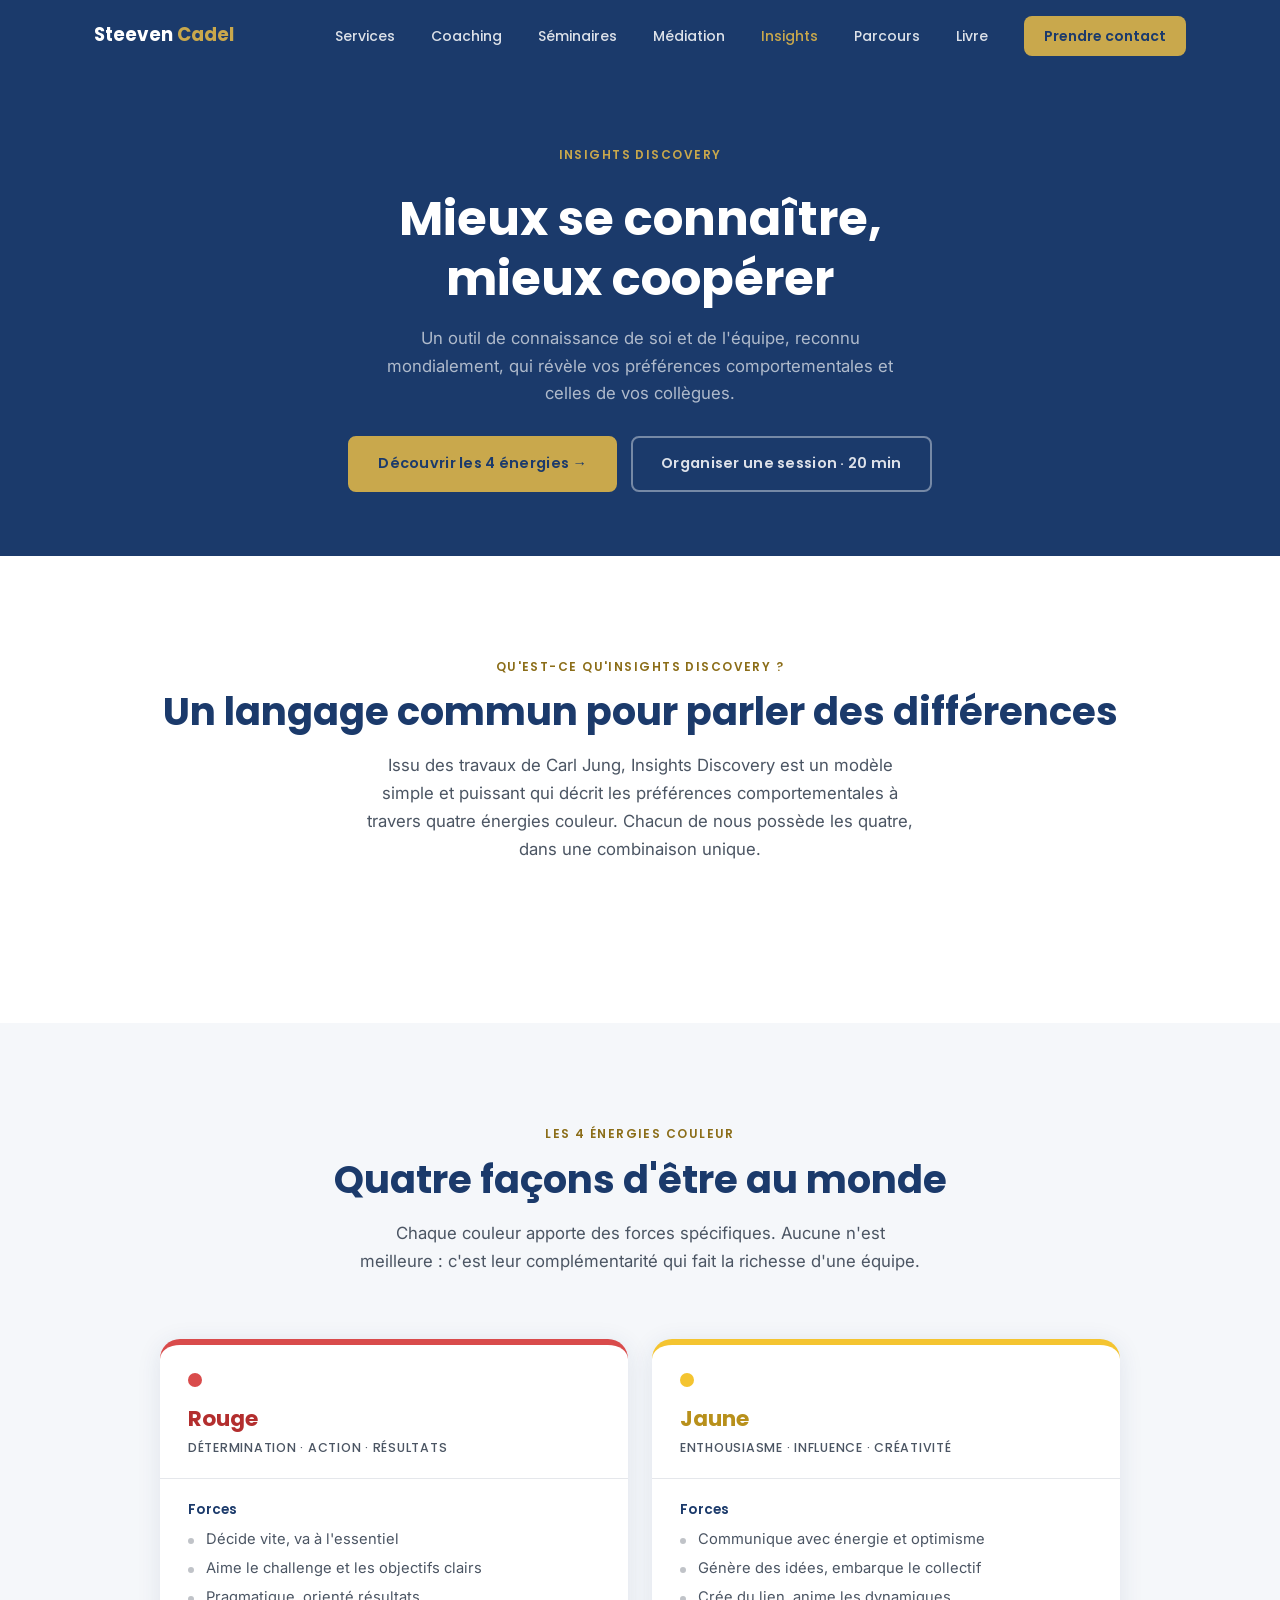
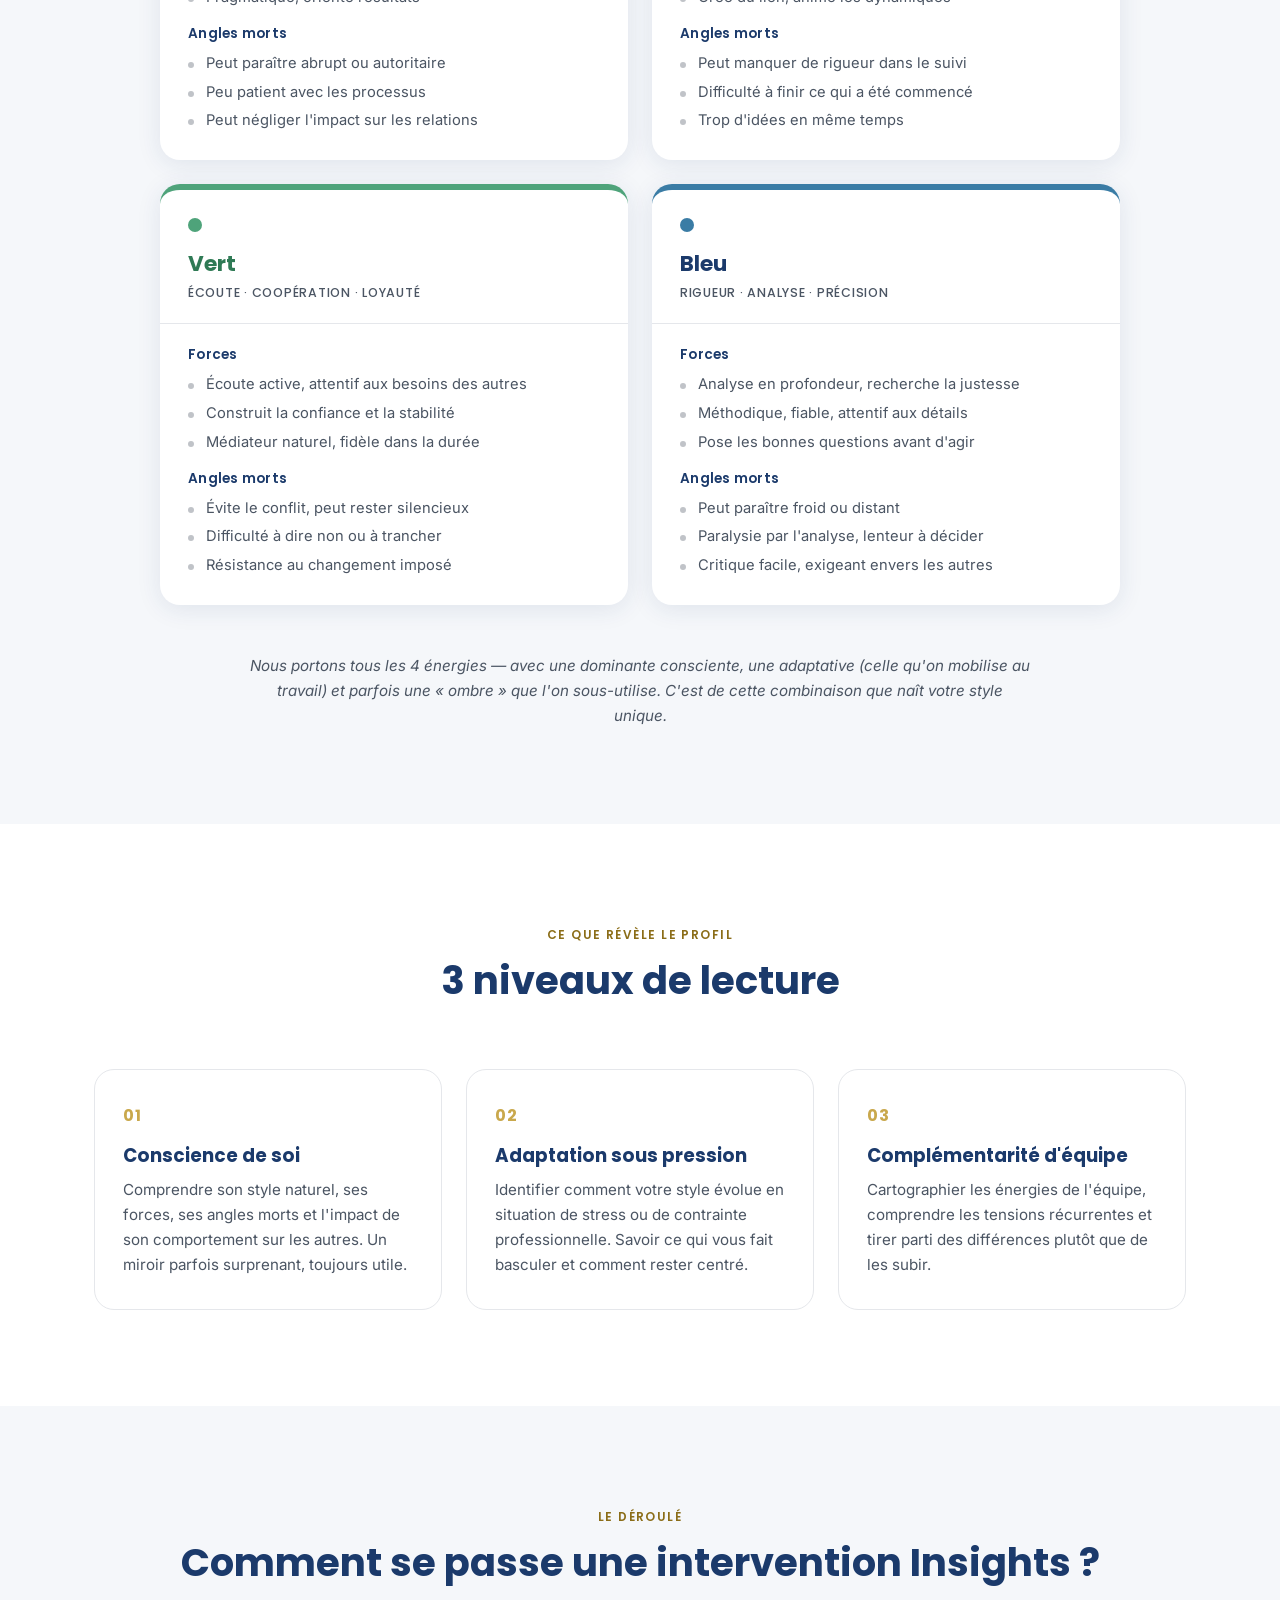
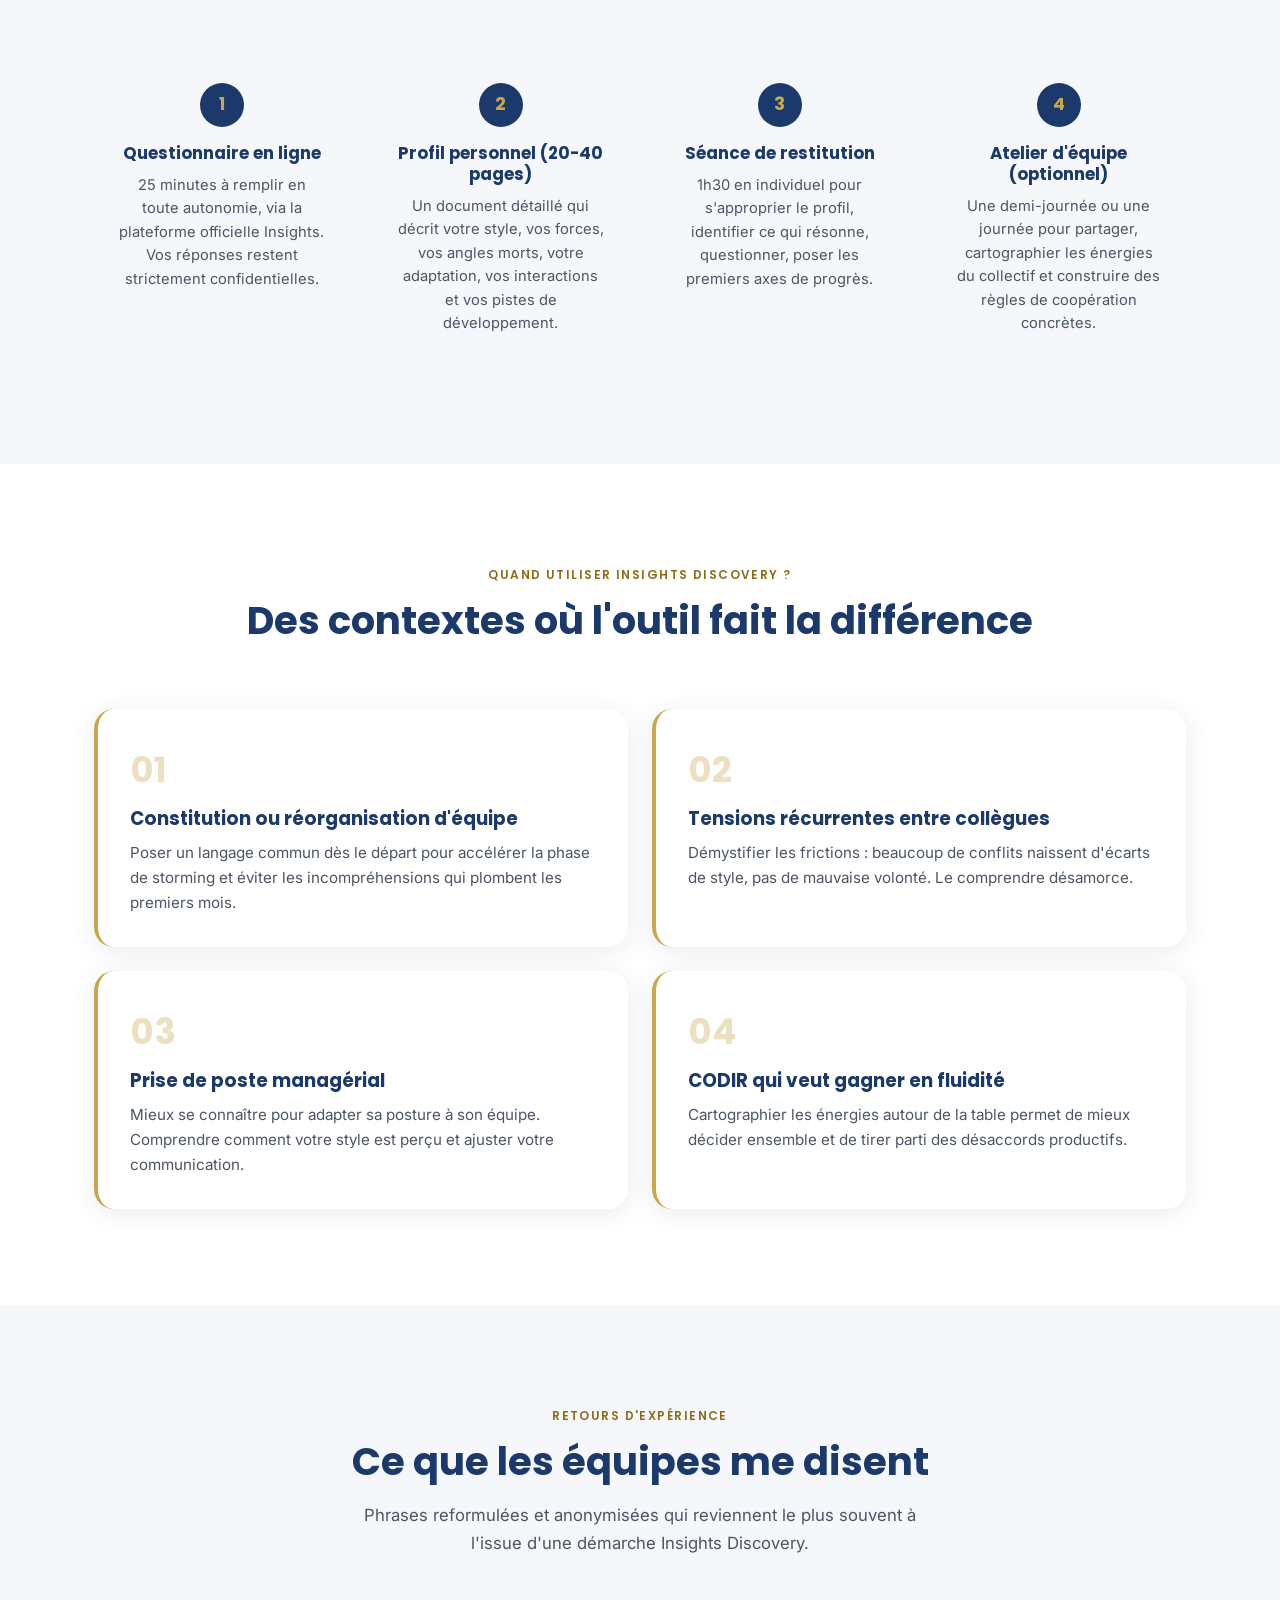
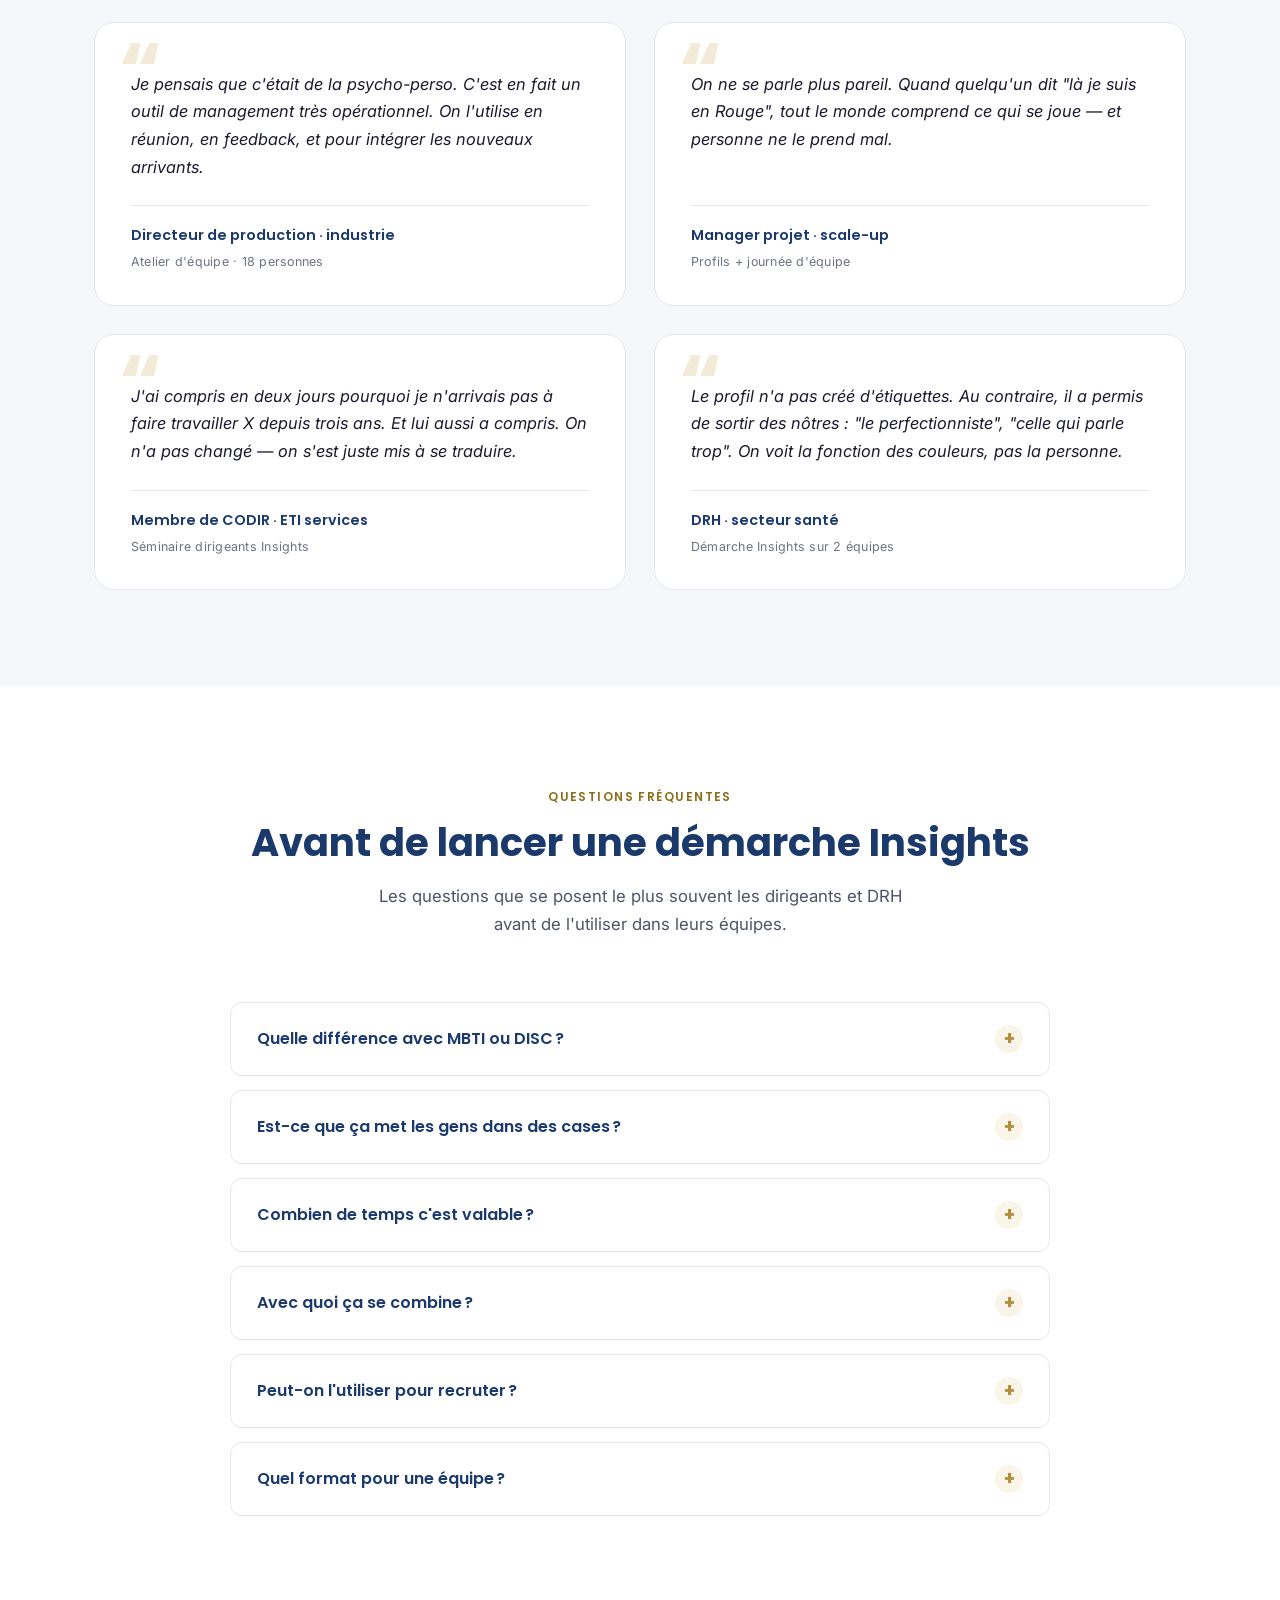
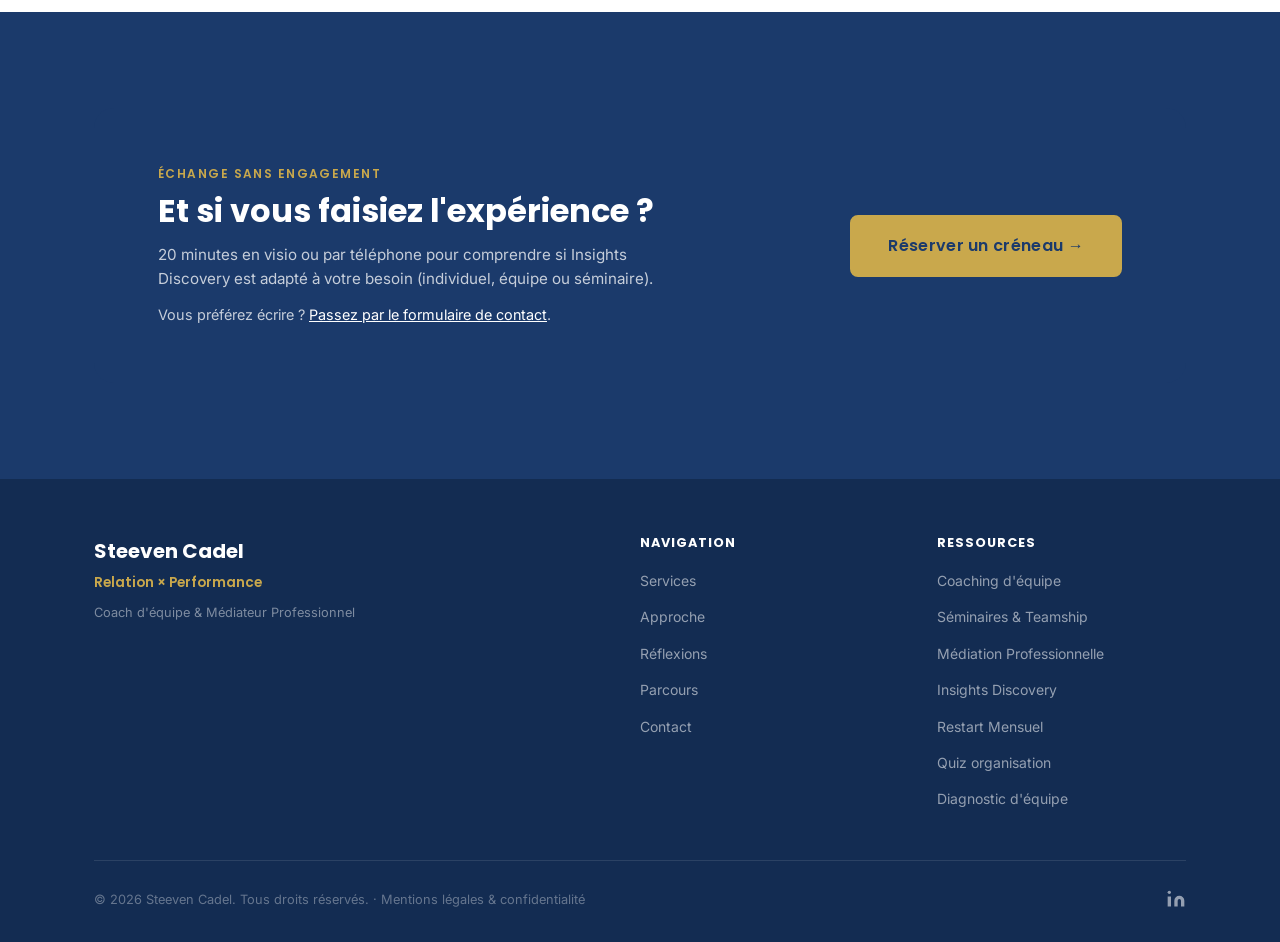
<file: insights.html>
<!DOCTYPE html>
<html lang="fr">
<head>
  <meta charset="UTF-8" />
  <meta name="viewport" content="width=device-width, initial-scale=1.0" />
  <title>Insights Discovery : profils &amp; séminaires d'équipe — Steeven Cadel</title>
  <meta name="description" content="Insights Discovery avec Steeven Cadel, praticien certifié : profils couleur, ateliers et séminaires d'équipe pour mieux coopérer. Pour CODIR, managers et équipes." />
  <link rel="canonical" href="https://steevencadel.fr/insights.html" />
  <!-- Open Graph -->
  <meta property="og:title" content="Insights Discovery : profils &amp; séminaires d'équipe — Steeven Cadel" />
  <meta property="og:description" content="Profils couleur, ateliers et séminaires d'équipe avec un praticien Insights Discovery certifié. Mieux se connaître pour mieux coopérer." />
  <meta property="og:image" content="https://steevencadel.fr/assets/images/steeven-cadel-1200.jpg" />
  <meta property="og:url" content="https://steevencadel.fr/insights.html" />
  <meta property="og:type" content="website" />
  <meta property="og:locale" content="fr_FR" />
  <meta name="twitter:card" content="summary_large_image" />
  <link rel="preconnect" href="https://fonts.googleapis.com" />
  <link rel="preconnect" href="https://fonts.gstatic.com" crossorigin />
  <link href="https://fonts.googleapis.com/css2?family=Poppins:wght@300;400;500;600;700&family=Inter:wght@300;400;500;600&display=swap" rel="stylesheet" />
  <link rel="icon" type="image/svg+xml" href="assets/favicon.svg" />
  <link rel="stylesheet" href="css/style.css?v=16" />
  <!-- Privacy-friendly analytics by Plausible -->
  <script async src="https://plausible.io/js/pa-CtxiWmkunxR96ov_k4NzT.js"></script>
  <script>
    window.plausible=window.plausible||function(){(plausible.q=plausible.q||[]).push(arguments)},plausible.init=plausible.init||function(i){plausible.o=i||{}};
    plausible.init()
  </script>
  <script type="application/ld+json">
  {
    "@context": "https://schema.org",
    "@graph": [
      {
        "@type": "Service",
        "name": "Insights Discovery — profils et ateliers d'équipe",
        "serviceType": "Insights Discovery",
        "description": "Profils couleur individuels, restitutions et ateliers d'équipe Insights Discovery par un praticien certifié : un langage commun pour renforcer la coopération et la performance collective.",
        "url": "https://steevencadel.fr/insights.html",
        "areaServed": { "@type": "Country", "name": "France" },
        "provider": {
          "@type": "Person",
          "name": "Steeven Cadel",
          "jobTitle": "Coach d'équipe et Médiateur Professionnel",
          "url": "https://steevencadel.fr/",
          "sameAs": ["https://linkedin.com/in/steeven-cadel"]
        }
      },
      {
        "@type": "BreadcrumbList",
        "itemListElement": [
          { "@type": "ListItem", "position": 1, "name": "Accueil", "item": "https://steevencadel.fr/" },
          { "@type": "ListItem", "position": 2, "name": "Insights Discovery", "item": "https://steevencadel.fr/insights.html" }
        ]
      },
      {
        "@type": "FAQPage",
        "mainEntity": [
          {
            "@type": "Question",
            "name": "Quelle différence avec MBTI ou DISC ?",
            "acceptedAnswer": { "@type": "Answer", "text": "Insights Discovery s'appuie sur la même base jungienne que MBTI, mais propose un modèle plus simple à utiliser au quotidien (4 énergies couleur au lieu de 16 types). DISC est plus comportemental, Insights va plus loin sur la connaissance de soi et la dynamique d'équipe. En B2B, c'est l'outil qui s'utilise le plus durablement après un atelier — parce qu'il devient un langage commun." }
          },
          {
            "@type": "Question",
            "name": "Est-ce que ça met les gens dans des cases ?",
            "acceptedAnswer": { "@type": "Answer", "text": "Non, et c'est un point d'attention permanent. Insights révèle une combinaison unique des 4 énergies — chacun les a toutes, dans des proportions différentes. Le profil est un point de départ pour comprendre ses fonctionnements, pas une étiquette qui enferme. C'est aussi pour cela que la restitution est faite par un praticien certifié — pour cadrer le bon usage." }
          },
          {
            "@type": "Question",
            "name": "Combien de temps c'est valable ?",
            "acceptedAnswer": { "@type": "Answer", "text": "Le profil reste stable dans le temps : la personnalité évolue peu. Mais surtout, l'usage de l'outil est durable. Les équipes qui s'approprient le langage des couleurs continuent à s'en servir des années plus tard, en réunion, en feedback, en intégration de nouveaux arrivants." }
          },
          {
            "@type": "Question",
            "name": "Avec quoi ça se combine ?",
            "acceptedAnswer": { "@type": "Answer", "text": "Insights se combine très bien avec un coaching d'équipe (pour ancrer dans la durée), une médiation (pour comprendre les écarts de style à l'origine d'un conflit), un séminaire CODIR (pour dynamiser une équipe dirigeante), ou simplement une prise de poste managériale." }
          },
          {
            "@type": "Question",
            "name": "Peut-on l'utiliser pour recruter ?",
            "acceptedAnswer": { "@type": "Answer", "text": "Non. Insights Discovery n'est pas un outil de sélection ou de prédiction de performance. C'est un outil de développement et de compréhension des dynamiques collectives. L'utiliser en recrutement irait à l'encontre de sa déontologie — et ne donnerait pas de résultats fiables." }
          },
          {
            "@type": "Question",
            "name": "Quel format pour une équipe ?",
            "acceptedAnswer": { "@type": "Answer", "text": "Le format type : questionnaire individuel en ligne (25 min), restitution individuelle (1h30 par personne), puis atelier collectif d'une demi-journée à une journée selon la taille et l'objectif. Pour un CODIR, on travaille souvent en 2 jours pour aller jusqu'aux règles de coopération concrètes." }
          }
        ]
      }
    ]
  }
  </script>
</head>
<body>

  <!-- ===== NAVIGATION ===== -->
  <nav class="nav nav--dark" id="nav">
    <div class="nav__container">
      <a href="index.html" class="nav__logo">Steeven <span>Cadel</span></a>
      <ul class="nav__links" id="nav-links">
        <li><a href="index.html#services">Services</a></li>
        <li><a href="coaching-equipe.html">Coaching</a></li>
        <li><a href="seminaires.html">Séminaires</a></li>
        <li><a href="mediation.html">Médiation</a></li>
        <li><a href="insights.html" class="nav__active">Insights</a></li>
        <li><a href="parcours.html">Parcours</a></li>
        <li><a href="livre.html">Livre</a></li>
        <li><a href="index.html#contact" class="nav__cta">Prendre contact</a></li>
      </ul>
      <button class="nav__burger" id="burger" aria-label="Ouvrir le menu" aria-controls="nav-links" aria-expanded="false">
        <span></span><span></span><span></span>
      </button>
    </div>
  </nav>

  <!-- ===== PAGE HEADER ===== -->
  <header class="page-header">
    <div class="container">
      <p class="section-label section-label--light">Insights Discovery</p>
      <h1 class="page-header__title">Mieux se connaître,<br/>mieux coopérer</h1>
      <p class="page-header__sub">Un outil de connaissance de soi et de l'équipe, reconnu mondialement, qui révèle vos préférences comportementales et celles de vos collègues.</p>
      <div class="page-header__actions">
        <a href="#energies" class="btn btn--gold">Découvrir les 4 énergies&nbsp;→</a>
        <a href="https://calendly.com/scadel/20minutes" target="_blank" rel="noopener" class="btn btn--outline-light">Organiser une session · 20&nbsp;min</a>
      </div>
    </div>
  </header>

  <!-- ===== INTRO ===== -->
  <section class="section">
    <div class="container">
      <div class="section-head">
        <p class="section-label">Qu'est-ce qu'Insights Discovery ?</p>
        <h2 class="section-title">Un langage commun pour parler des différences</h2>
        <p class="section-sub">Issu des travaux de Carl Jung, Insights Discovery est un modèle simple et puissant qui décrit les préférences comportementales à travers quatre énergies couleur. Chacun de nous possède les quatre, dans une combinaison unique.</p>
      </div>
    </div>
  </section>

  <!-- ===== LES 4 ÉNERGIES ===== -->
  <section class="section section--light" id="energies">
    <div class="container">
      <div class="section-head">
        <p class="section-label">Les 4 énergies couleur</p>
        <h2 class="section-title">Quatre façons d'être au monde</h2>
        <p class="section-sub">Chaque couleur apporte des forces spécifiques. Aucune n'est meilleure : c'est leur complémentarité qui fait la richesse d'une équipe.</p>
      </div>

      <div class="energies-grid">

        <article class="energy-card energy-card--red">
          <div class="energy-card__header">
            <span class="energy-card__dot"></span>
            <h3>Rouge</h3>
            <p class="energy-card__tag">Détermination · Action · Résultats</p>
          </div>
          <div class="energy-card__body">
            <h4>Forces</h4>
            <ul>
              <li>Décide vite, va à l'essentiel</li>
              <li>Aime le challenge et les objectifs clairs</li>
              <li>Pragmatique, orienté résultats</li>
            </ul>
            <h4>Angles morts</h4>
            <ul>
              <li>Peut paraître abrupt ou autoritaire</li>
              <li>Peu patient avec les processus</li>
              <li>Peut négliger l'impact sur les relations</li>
            </ul>
          </div>
        </article>

        <article class="energy-card energy-card--yellow">
          <div class="energy-card__header">
            <span class="energy-card__dot"></span>
            <h3>Jaune</h3>
            <p class="energy-card__tag">Enthousiasme · Influence · Créativité</p>
          </div>
          <div class="energy-card__body">
            <h4>Forces</h4>
            <ul>
              <li>Communique avec énergie et optimisme</li>
              <li>Génère des idées, embarque le collectif</li>
              <li>Crée du lien, anime les dynamiques</li>
            </ul>
            <h4>Angles morts</h4>
            <ul>
              <li>Peut manquer de rigueur dans le suivi</li>
              <li>Difficulté à finir ce qui a été commencé</li>
              <li>Trop d'idées en même temps</li>
            </ul>
          </div>
        </article>

        <article class="energy-card energy-card--green">
          <div class="energy-card__header">
            <span class="energy-card__dot"></span>
            <h3>Vert</h3>
            <p class="energy-card__tag">Écoute · Coopération · Loyauté</p>
          </div>
          <div class="energy-card__body">
            <h4>Forces</h4>
            <ul>
              <li>Écoute active, attentif aux besoins des autres</li>
              <li>Construit la confiance et la stabilité</li>
              <li>Médiateur naturel, fidèle dans la durée</li>
            </ul>
            <h4>Angles morts</h4>
            <ul>
              <li>Évite le conflit, peut rester silencieux</li>
              <li>Difficulté à dire non ou à trancher</li>
              <li>Résistance au changement imposé</li>
            </ul>
          </div>
        </article>

        <article class="energy-card energy-card--blue">
          <div class="energy-card__header">
            <span class="energy-card__dot"></span>
            <h3>Bleu</h3>
            <p class="energy-card__tag">Rigueur · Analyse · Précision</p>
          </div>
          <div class="energy-card__body">
            <h4>Forces</h4>
            <ul>
              <li>Analyse en profondeur, recherche la justesse</li>
              <li>Méthodique, fiable, attentif aux détails</li>
              <li>Pose les bonnes questions avant d'agir</li>
            </ul>
            <h4>Angles morts</h4>
            <ul>
              <li>Peut paraître froid ou distant</li>
              <li>Paralysie par l'analyse, lenteur à décider</li>
              <li>Critique facile, exigeant envers les autres</li>
            </ul>
          </div>
        </article>

      </div>

      <p class="energies-note">Nous portons tous les 4 énergies — avec une dominante consciente, une adaptative (celle qu'on mobilise au travail) et parfois une « ombre » que l'on sous-utilise. C'est de cette combinaison que naît votre style unique.</p>
    </div>
  </section>

  <!-- ===== CE QUE REVELE LE PROFIL ===== -->
  <section class="section">
    <div class="container">
      <div class="section-head">
        <p class="section-label">Ce que révèle le profil</p>
        <h2 class="section-title">3 niveaux de lecture</h2>
      </div>
      <div class="reveals-grid">
        <div class="reveal-card">
          <span class="reveal-card__num">01</span>
          <h3>Conscience de soi</h3>
          <p>Comprendre son style naturel, ses forces, ses angles morts et l'impact de son comportement sur les autres. Un miroir parfois surprenant, toujours utile.</p>
        </div>
        <div class="reveal-card">
          <span class="reveal-card__num">02</span>
          <h3>Adaptation sous pression</h3>
          <p>Identifier comment votre style évolue en situation de stress ou de contrainte professionnelle. Savoir ce qui vous fait basculer et comment rester centré.</p>
        </div>
        <div class="reveal-card">
          <span class="reveal-card__num">03</span>
          <h3>Complémentarité d'équipe</h3>
          <p>Cartographier les énergies de l'équipe, comprendre les tensions récurrentes et tirer parti des différences plutôt que de les subir.</p>
        </div>
      </div>
    </div>
  </section>

  <!-- ===== DÉROULÉ D'UNE INTERVENTION ===== -->
  <section class="section section--light">
    <div class="container">
      <div class="section-head">
        <p class="section-label">Le déroulé</p>
        <h2 class="section-title">Comment se passe une intervention Insights ?</h2>
      </div>
      <div class="process-steps">
        <div class="process-step">
          <span class="process-step__num">1</span>
          <h3>Questionnaire en ligne</h3>
          <p>25 minutes à remplir en toute autonomie, via la plateforme officielle Insights. Vos réponses restent strictement confidentielles.</p>
        </div>
        <div class="process-step">
          <span class="process-step__num">2</span>
          <h3>Profil personnel (20-40 pages)</h3>
          <p>Un document détaillé qui décrit votre style, vos forces, vos angles morts, votre adaptation, vos interactions et vos pistes de développement.</p>
        </div>
        <div class="process-step">
          <span class="process-step__num">3</span>
          <h3>Séance de restitution</h3>
          <p>1h30 en individuel pour s'approprier le profil, identifier ce qui résonne, questionner, poser les premiers axes de progrès.</p>
        </div>
        <div class="process-step">
          <span class="process-step__num">4</span>
          <h3>Atelier d'équipe (optionnel)</h3>
          <p>Une demi-journée ou une journée pour partager, cartographier les énergies du collectif et construire des règles de coopération concrètes.</p>
        </div>
      </div>
    </div>
  </section>

  <!-- ===== CAS D'USAGE ===== -->
  <section class="section">
    <div class="container">
      <div class="section-head">
        <p class="section-label">Quand utiliser Insights Discovery ?</p>
        <h2 class="section-title">Des contextes où l'outil fait la différence</h2>
      </div>
      <div class="signals-grid">
        <article class="signal-card">
          <span class="signal-card__num">01</span>
          <h3>Constitution ou réorganisation d'équipe</h3>
          <p>Poser un langage commun dès le départ pour accélérer la phase de storming et éviter les incompréhensions qui plombent les premiers mois.</p>
        </article>
        <article class="signal-card">
          <span class="signal-card__num">02</span>
          <h3>Tensions récurrentes entre collègues</h3>
          <p>Démystifier les frictions : beaucoup de conflits naissent d'écarts de style, pas de mauvaise volonté. Le comprendre désamorce.</p>
        </article>
        <article class="signal-card">
          <span class="signal-card__num">03</span>
          <h3>Prise de poste managérial</h3>
          <p>Mieux se connaître pour adapter sa posture à son équipe. Comprendre comment votre style est perçu et ajuster votre communication.</p>
        </article>
        <article class="signal-card">
          <span class="signal-card__num">04</span>
          <h3>CODIR qui veut gagner en fluidité</h3>
          <p>Cartographier les énergies autour de la table permet de mieux décider ensemble et de tirer parti des désaccords productifs.</p>
        </article>
      </div>
    </div>
  </section>

  <!-- ===== TÉMOIGNAGES INSIGHTS ===== -->
  <section class="testimonials section section--light">
    <div class="container">
      <div class="section-head">
        <p class="section-label">Retours d'expérience</p>
        <h2 class="section-title">Ce que les équipes me disent</h2>
        <p class="section-sub">Phrases reformulées et anonymisées qui reviennent le plus souvent à l'issue d'une démarche Insights Discovery.</p>
      </div>
      <div class="testimonials__grid">

        <article class="testimonial-card">
          <span class="testimonial-card__mark" aria-hidden="true">“</span>
          <p class="testimonial-card__text">Je pensais que c'était de la psycho-perso. C'est en fait un outil de management très opérationnel. On l'utilise en réunion, en feedback, et pour intégrer les nouveaux arrivants.</p>
          <footer class="testimonial-card__meta">
            <span class="testimonial-card__role">Directeur de production · industrie</span>
            <span class="testimonial-card__ctx">Atelier d'équipe · 18 personnes</span>
          </footer>
        </article>

        <article class="testimonial-card">
          <span class="testimonial-card__mark" aria-hidden="true">“</span>
          <p class="testimonial-card__text">On ne se parle plus pareil. Quand quelqu'un dit "là je suis en Rouge", tout le monde comprend ce qui se joue — et personne ne le prend mal.</p>
          <footer class="testimonial-card__meta">
            <span class="testimonial-card__role">Manager projet · scale-up</span>
            <span class="testimonial-card__ctx">Profils + journée d'équipe</span>
          </footer>
        </article>

        <article class="testimonial-card">
          <span class="testimonial-card__mark" aria-hidden="true">“</span>
          <p class="testimonial-card__text">J'ai compris en deux jours pourquoi je n'arrivais pas à faire travailler X depuis trois ans. Et lui aussi a compris. On n'a pas changé — on s'est juste mis à se traduire.</p>
          <footer class="testimonial-card__meta">
            <span class="testimonial-card__role">Membre de CODIR · ETI services</span>
            <span class="testimonial-card__ctx">Séminaire dirigeants Insights</span>
          </footer>
        </article>

        <article class="testimonial-card">
          <span class="testimonial-card__mark" aria-hidden="true">“</span>
          <p class="testimonial-card__text">Le profil n'a pas créé d'étiquettes. Au contraire, il a permis de sortir des nôtres : "le perfectionniste", "celle qui parle trop". On voit la fonction des couleurs, pas la personne.</p>
          <footer class="testimonial-card__meta">
            <span class="testimonial-card__role">DRH · secteur santé</span>
            <span class="testimonial-card__ctx">Démarche Insights sur 2 équipes</span>
          </footer>
        </article>

      </div>
    </div>
  </section>

  <!-- ===== FAQ INSIGHTS ===== -->
  <section class="faq section" id="faq-insights">
    <div class="container">
      <div class="section-head">
        <p class="section-label">Questions fréquentes</p>
        <h2 class="section-title">Avant de lancer une démarche Insights</h2>
        <p class="section-sub">Les questions que se posent le plus souvent les dirigeants et DRH avant de l'utiliser dans leurs équipes.</p>
      </div>
      <div class="faq__list">

        <details class="faq-item">
          <summary class="faq-item__q">
            <span>Quelle différence avec MBTI ou DISC&#8239;?</span>
            <span class="faq-item__icon" aria-hidden="true">+</span>
          </summary>
          <div class="faq-item__a">
            <p>Insights Discovery s'appuie sur la même base jungienne que MBTI, mais propose un modèle plus simple à utiliser au quotidien (4 énergies couleur au lieu de 16 types). DISC est plus comportemental, Insights va plus loin sur la connaissance de soi et la dynamique d'équipe. En B2B, c'est l'outil qui s'utilise le plus durablement après un atelier — parce qu'il devient un langage commun.</p>
          </div>
        </details>

        <details class="faq-item">
          <summary class="faq-item__q">
            <span>Est-ce que ça met les gens dans des cases&#8239;?</span>
            <span class="faq-item__icon" aria-hidden="true">+</span>
          </summary>
          <div class="faq-item__a">
            <p>Non, et c'est un point d'attention permanent. Insights révèle une combinaison unique des 4 énergies — chacun les a toutes, dans des proportions différentes. Le profil est un point de départ pour comprendre ses fonctionnements, pas une étiquette qui enferme. C'est aussi pour cela que la restitution est faite par un praticien certifié — pour cadrer le bon usage.</p>
          </div>
        </details>

        <details class="faq-item">
          <summary class="faq-item__q">
            <span>Combien de temps c'est valable&#8239;?</span>
            <span class="faq-item__icon" aria-hidden="true">+</span>
          </summary>
          <div class="faq-item__a">
            <p>Le profil reste stable dans le temps : la personnalité évolue peu. Mais surtout, l'usage de l'outil est durable. Les équipes qui s'approprient le langage des couleurs continuent à s'en servir des années plus tard, en réunion, en feedback, en intégration de nouveaux arrivants.</p>
          </div>
        </details>

        <details class="faq-item">
          <summary class="faq-item__q">
            <span>Avec quoi ça se combine&#8239;?</span>
            <span class="faq-item__icon" aria-hidden="true">+</span>
          </summary>
          <div class="faq-item__a">
            <p>Insights se combine très bien avec un coaching d'équipe (pour ancrer dans la durée), une médiation (pour comprendre les écarts de style à l'origine d'un conflit), un séminaire CODIR (pour dynamiser une équipe dirigeante), ou simplement une prise de poste managériale.</p>
          </div>
        </details>

        <details class="faq-item">
          <summary class="faq-item__q">
            <span>Peut-on l'utiliser pour recruter&#8239;?</span>
            <span class="faq-item__icon" aria-hidden="true">+</span>
          </summary>
          <div class="faq-item__a">
            <p>Non. Insights Discovery n'est pas un outil de sélection ou de prédiction de performance. C'est un outil de développement et de compréhension des dynamiques collectives. L'utiliser en recrutement irait à l'encontre de sa déontologie — et ne donnerait pas de résultats fiables.</p>
          </div>
        </details>

        <details class="faq-item">
          <summary class="faq-item__q">
            <span>Quel format pour une équipe&#8239;?</span>
            <span class="faq-item__icon" aria-hidden="true">+</span>
          </summary>
          <div class="faq-item__a">
            <p>Le format type : questionnaire individuel en ligne (25 min), restitution individuelle (1h30 par personne), puis atelier collectif d'une demi-journée à une journée selon la taille et l'objectif. Pour un CODIR, on travaille souvent en 2 jours pour aller jusqu'aux règles de coopération concrètes.</p>
          </div>
        </details>

      </div>
    </div>
  </section>

  <!-- ===== CONTACT CTA ===== -->
  <section class="section section--dark">
    <div class="container">
      <div class="diag-cta__inner">
        <div class="diag-cta__text">
          <p class="diag-cta__label" style="color:var(--gold)">Échange sans engagement</p>
          <h2 class="diag-cta__title" style="color:var(--white)">Et si vous faisiez l'expérience ?</h2>
          <p class="diag-cta__desc" style="color:rgba(255,255,255,.75)">20 minutes en visio ou par téléphone pour comprendre si Insights Discovery est adapté à votre besoin (individuel, équipe ou séminaire).</p>
          <p class="diag-cta__alt" style="color:rgba(255,255,255,.75)">Vous préférez écrire ? <a href="index.html?sujet=Insights%20Discovery#contact" style="color:var(--white)">Passez par le formulaire de contact</a>.</p>
        </div>
        <a href="https://calendly.com/scadel/20minutes" target="_blank" rel="noopener" class="btn btn--primary btn--lg diag-cta__btn">
          Réserver un créneau&nbsp;→
        </a>
      </div>
    </div>
  </section>

  <!-- ===== FOOTER ===== -->
  <footer class="footer">
    <div class="container">
      <div class="footer__grid">
        <div class="footer__brand">
          <p class="footer__logo">Steeven Cadel</p>
          <p class="footer__tagline">Relation × Performance</p>
          <p class="footer__sub">Coach d'équipe &amp; Médiateur Professionnel</p>
        </div>
        <div class="footer__links">
          <h4>Navigation</h4>
          <ul>
            <li><a href="index.html#services">Services</a></li>
            <li><a href="index.html#approche">Approche</a></li>
            <li><a href="index.html#articles">Réflexions</a></li>
            <li><a href="parcours.html">Parcours</a></li>
            <li><a href="index.html#contact">Contact</a></li>
          </ul>
        </div>
        <div class="footer__links">
          <h4>Ressources</h4>
          <ul>
            <li><a href="coaching-equipe.html">Coaching d'équipe</a></li>
            <li><a href="seminaires.html">Séminaires &amp; Teamship</a></li>
            <li><a href="mediation.html">Médiation Professionnelle</a></li>
            <li><a href="insights.html">Insights Discovery</a></li>
            <li><a href="livre.html">Restart Mensuel</a></li>
            <li><a href="questionnaire.html">Quiz organisation</a></li>
            <li><a href="https://teamship.fr/diagnostic" target="_blank" rel="noopener">Diagnostic d'équipe</a></li>
          </ul>
        </div>
      </div>
      <div class="footer__bottom">
        <p>&copy; 2026 Steeven Cadel. Tous droits réservés. · <a href="/mentions-legales.html">Mentions légales &amp; confidentialité</a></p>
        <a href="https://linkedin.com/in/steeven-cadel" target="_blank" rel="noopener" class="footer__linkedin" aria-label="LinkedIn">
          <svg viewBox="0 0 24 24" fill="currentColor" aria-hidden="true">
            <path d="M16 8a6 6 0 016 6v7h-4v-7a2 2 0 00-2-2 2 2 0 00-2 2v7h-4v-7a6 6 0 016-6zM2 9h4v12H2z"/>
            <circle cx="4" cy="4" r="2"/>
          </svg>
        </a>
      </div>
    </div>
  </footer>

  <script src="js/main.js?v=7"></script>
</body>
</html>
</file>
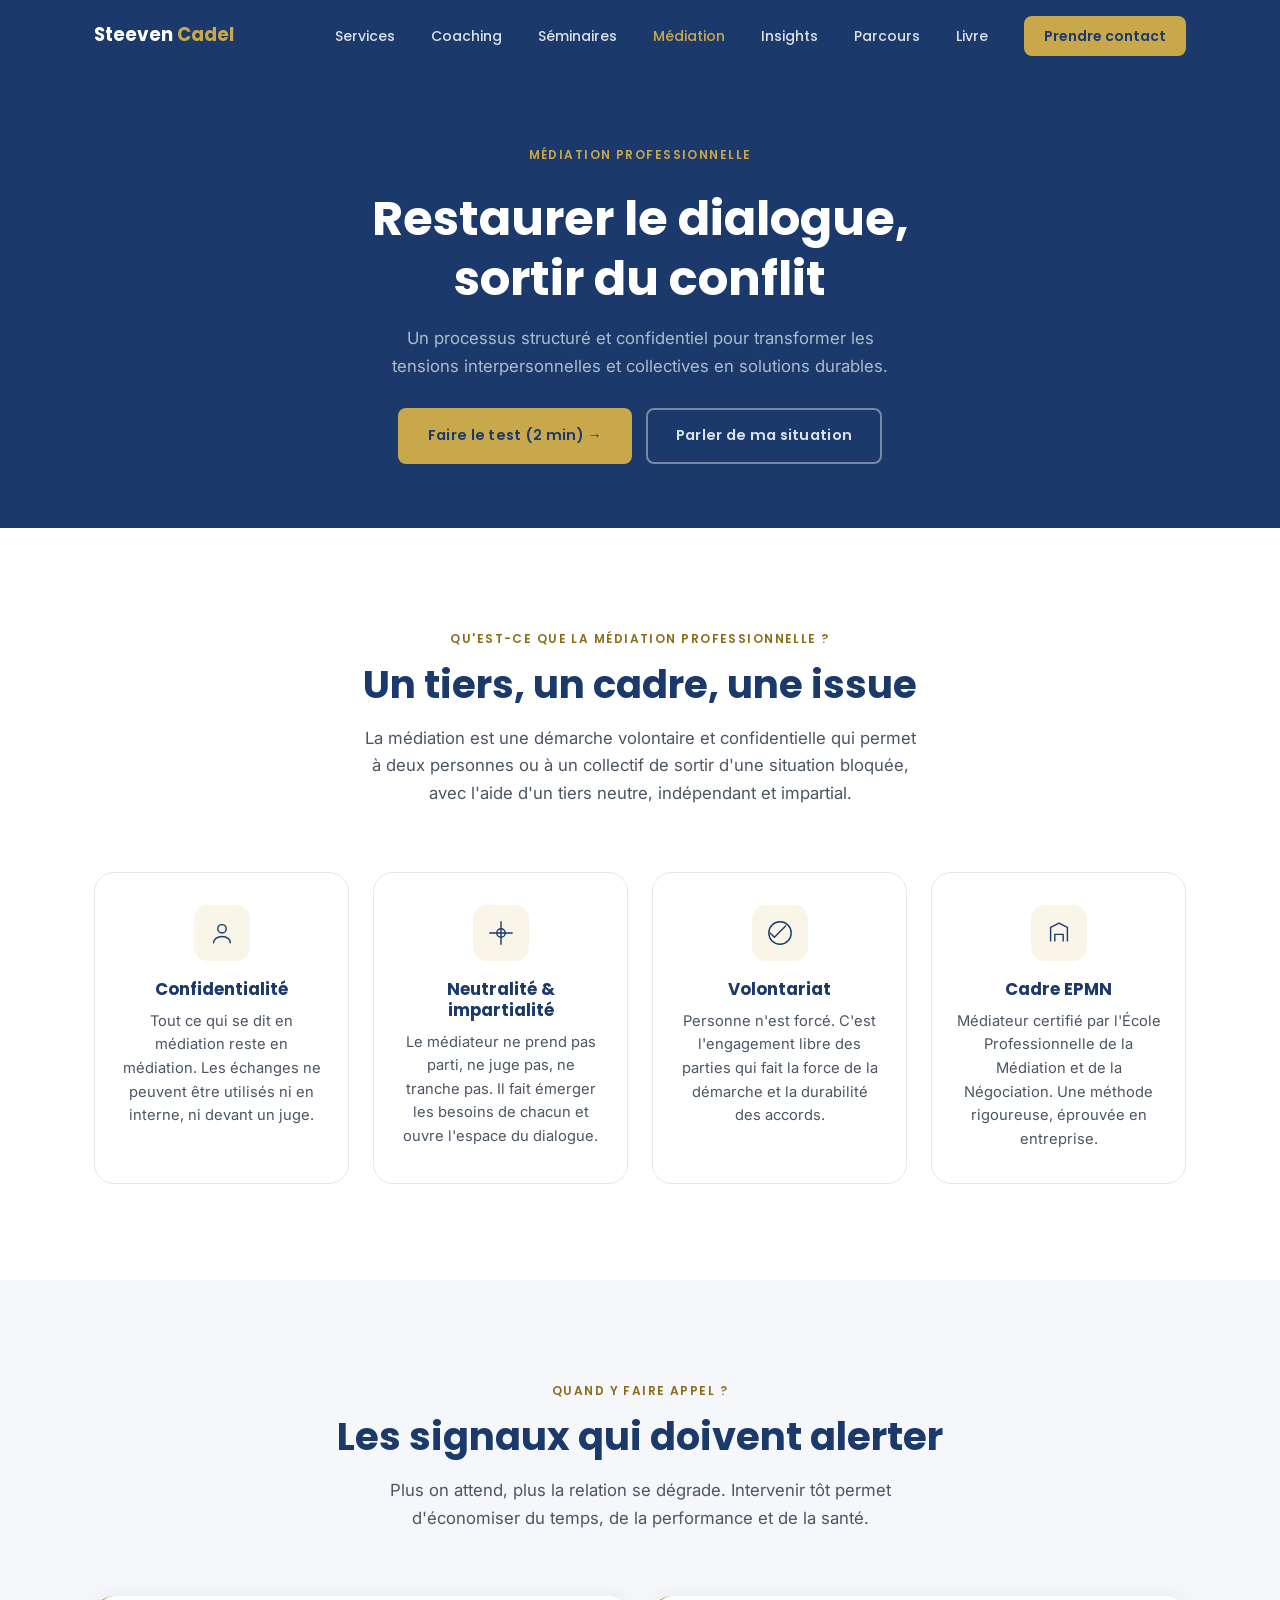
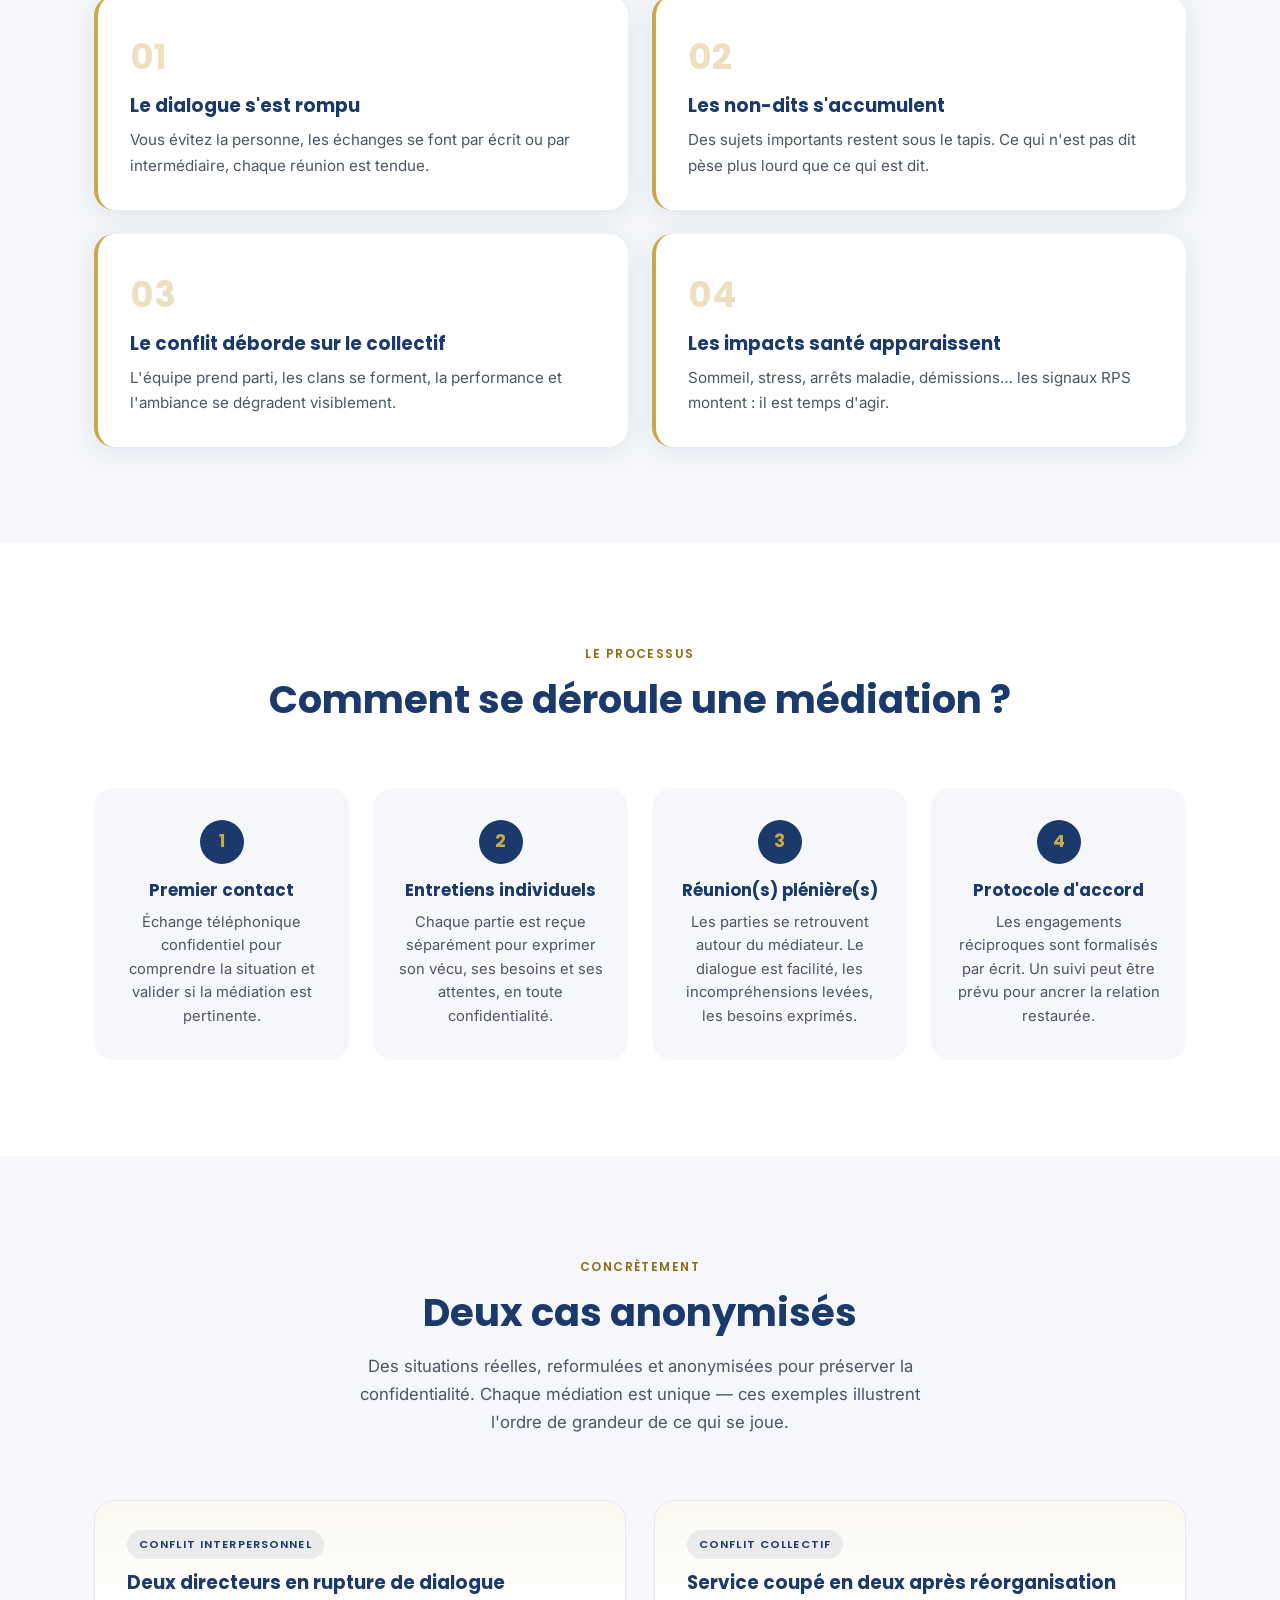
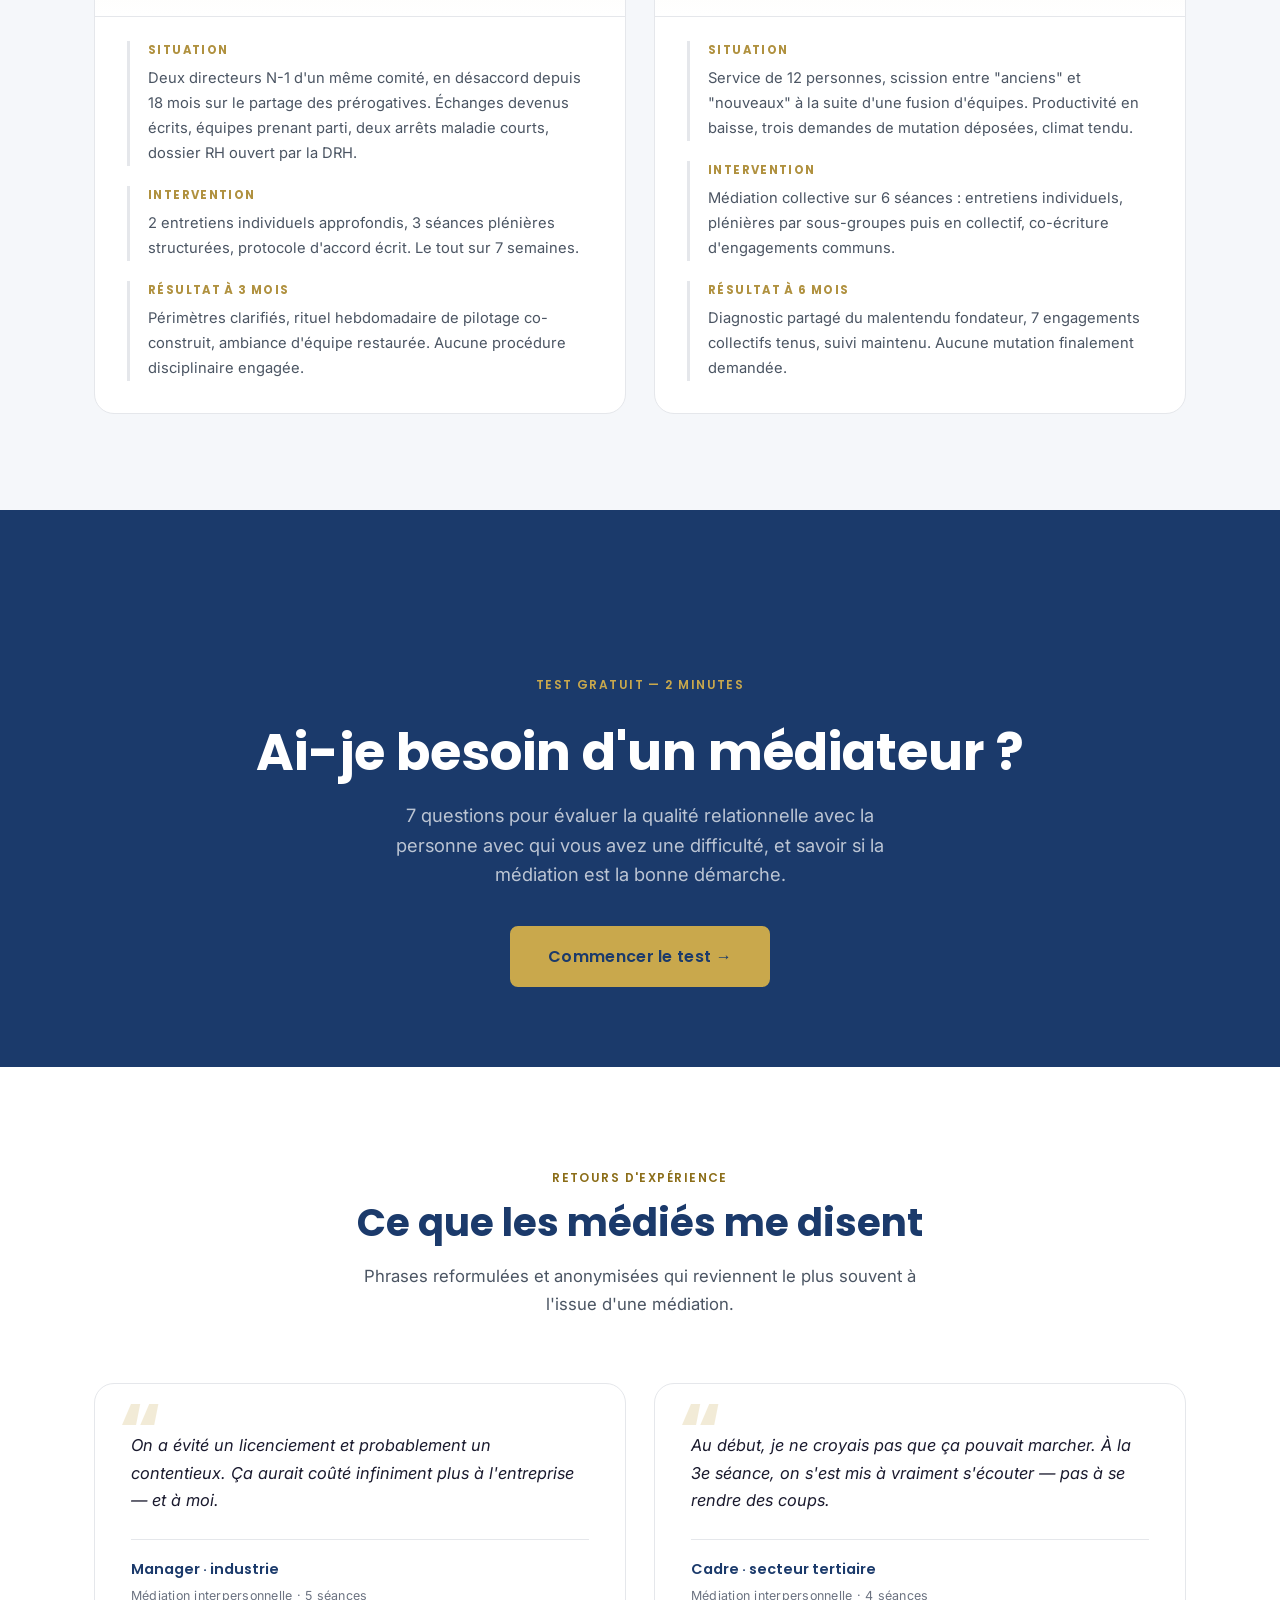
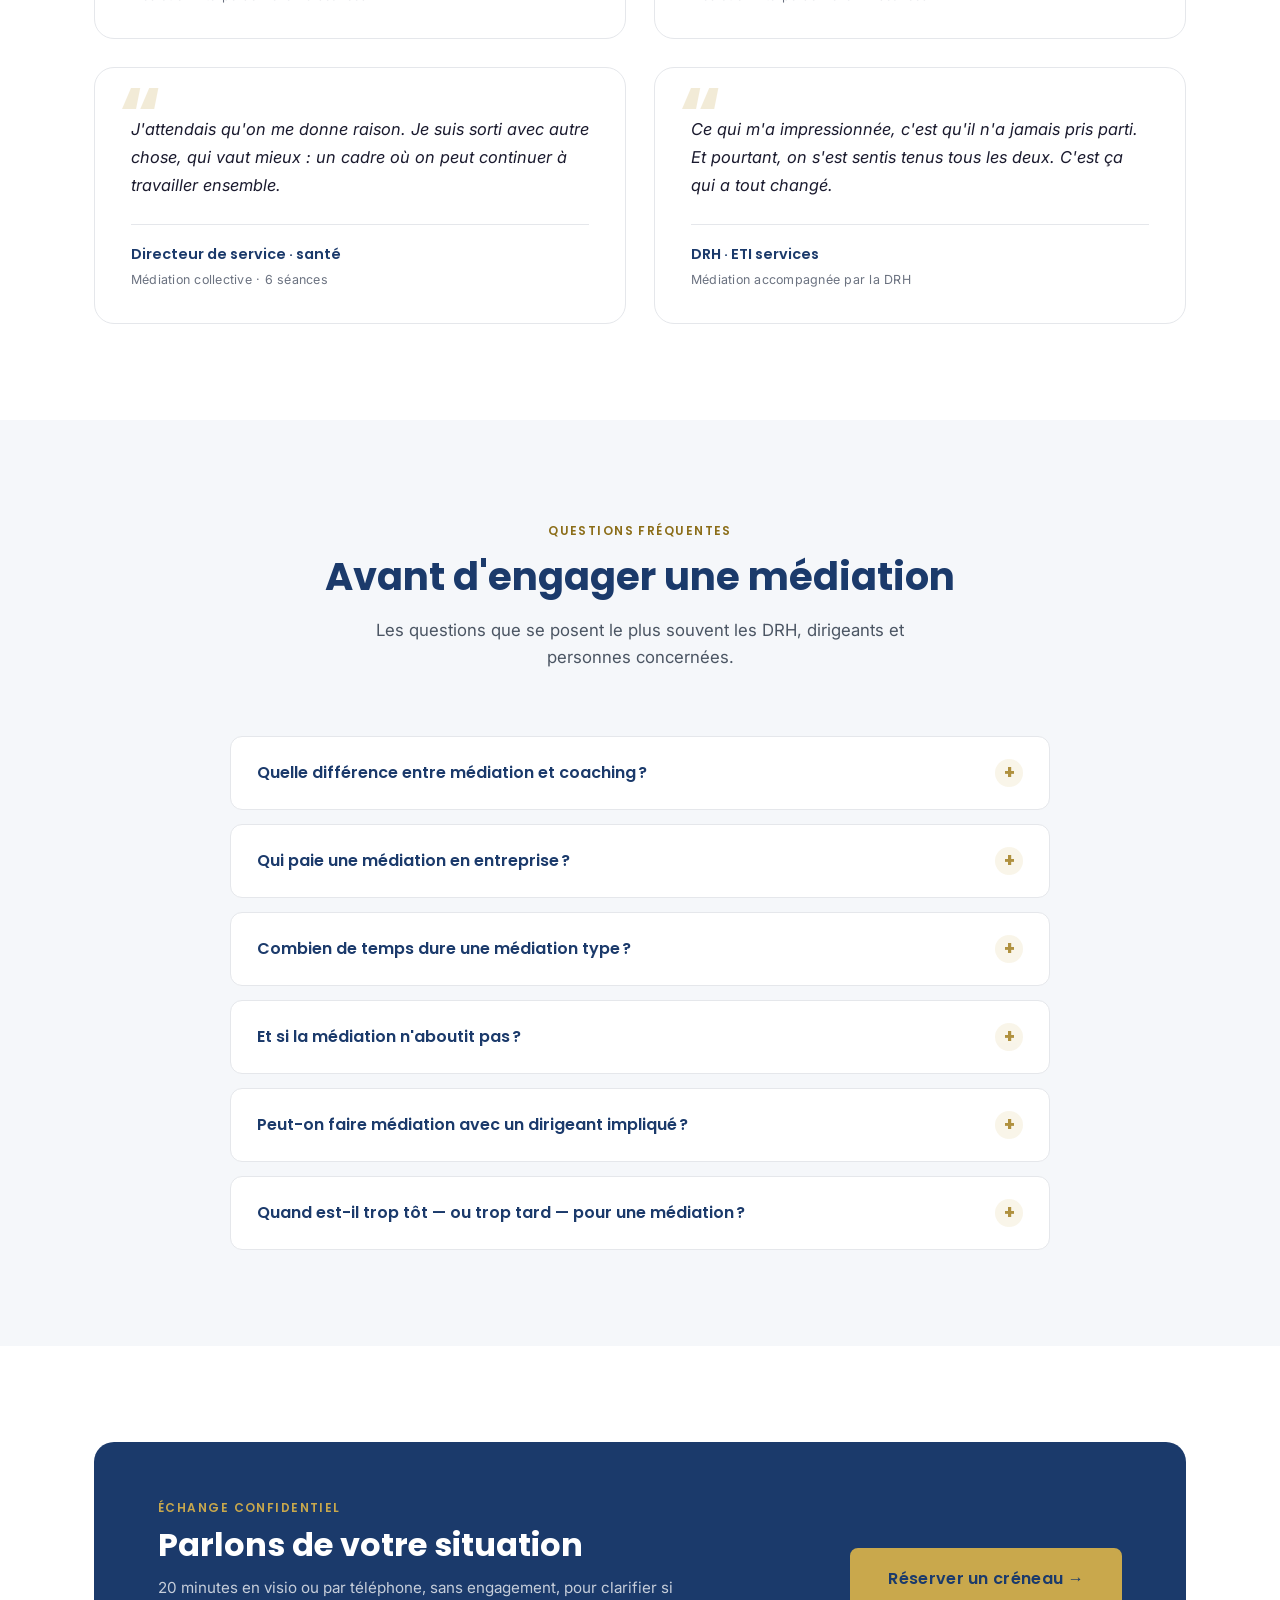
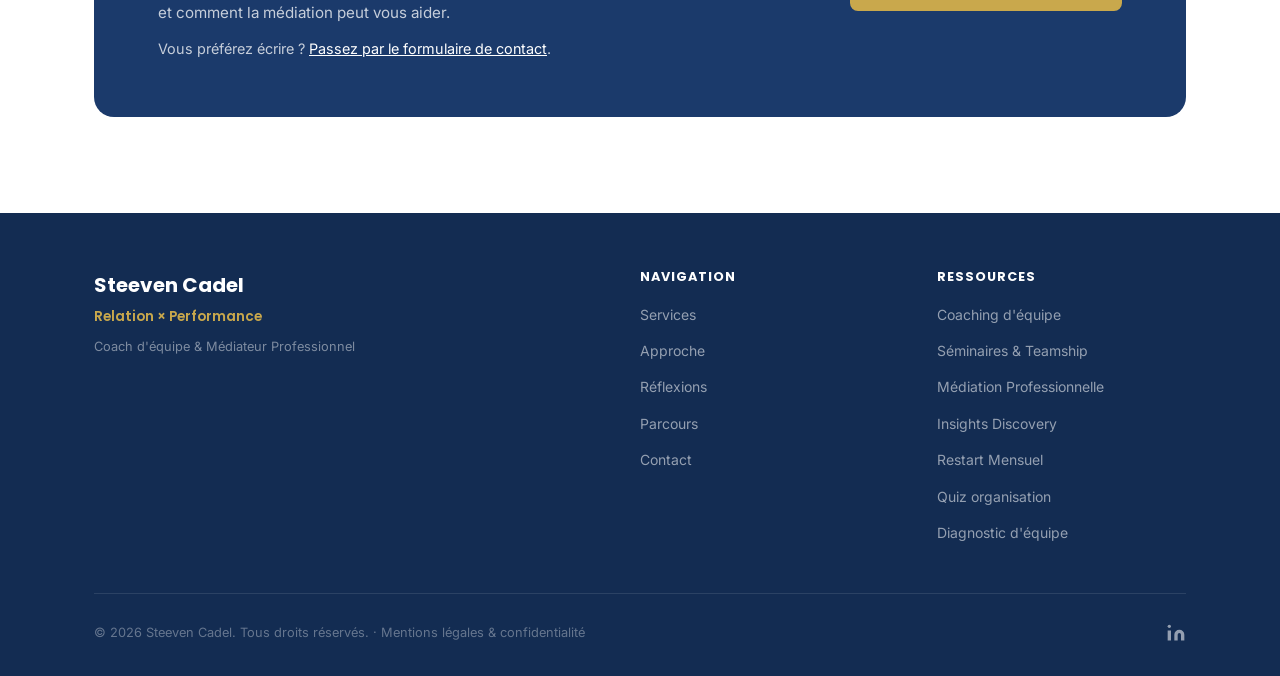
<file: mediation.html>
<!DOCTYPE html>
<html lang="fr">
<head>
  <meta charset="UTF-8" />
  <meta name="viewport" content="width=device-width, initial-scale=1.0" />
  <title>Médiation Professionnelle en Entreprise — Steeven Cadel, médiateur certifié EPMN</title>
  <meta name="description" content="Médiation professionnelle en entreprise par Steeven Cadel, médiateur certifié EPMN. Résolution de conflits au travail, prévention des RPS. Faites le test gratuit en 2 minutes." />
  <link rel="canonical" href="https://steevencadel.fr/mediation.html" />
  <!-- Open Graph -->
  <meta property="og:title" content="Médiation Professionnelle en Entreprise — Steeven Cadel" />
  <meta property="og:description" content="Résolution de conflits au travail et prévention des RPS par un médiateur certifié EPMN. Faites le test gratuit en 2 minutes." />
  <meta property="og:image" content="https://steevencadel.fr/assets/images/steeven-cadel-1200.jpg" />
  <meta property="og:url" content="https://steevencadel.fr/mediation.html" />
  <meta property="og:type" content="website" />
  <meta property="og:locale" content="fr_FR" />
  <meta name="twitter:card" content="summary_large_image" />
  <link rel="preconnect" href="https://fonts.googleapis.com" />
  <link rel="preconnect" href="https://fonts.gstatic.com" crossorigin />
  <link href="https://fonts.googleapis.com/css2?family=Poppins:wght@300;400;500;600;700&family=Inter:wght@300;400;500;600&display=swap" rel="stylesheet" />
  <link rel="icon" type="image/svg+xml" href="assets/favicon.svg" />
  <link rel="stylesheet" href="css/style.css?v=16" />
  <!-- Privacy-friendly analytics by Plausible -->
  <script async src="https://plausible.io/js/pa-CtxiWmkunxR96ov_k4NzT.js"></script>
  <script>
    window.plausible=window.plausible||function(){(plausible.q=plausible.q||[]).push(arguments)},plausible.init=plausible.init||function(i){plausible.o=i||{}};
    plausible.init()
  </script>
  <script type="application/ld+json">
  {
    "@context": "https://schema.org",
    "@graph": [
      {
        "@type": "Service",
        "name": "Médiation professionnelle en entreprise",
        "serviceType": "Médiation professionnelle",
        "description": "Processus structuré et confidentiel de résolution des conflits interpersonnels et collectifs en entreprise : restauration du dialogue, prévention des risques psychosociaux. Médiateur certifié EPMN.",
        "url": "https://steevencadel.fr/mediation.html",
        "areaServed": { "@type": "Country", "name": "France" },
        "provider": {
          "@type": "Person",
          "name": "Steeven Cadel",
          "jobTitle": "Coach d'équipe et Médiateur Professionnel",
          "url": "https://steevencadel.fr/",
          "sameAs": ["https://linkedin.com/in/steeven-cadel"]
        }
      },
      {
        "@type": "BreadcrumbList",
        "itemListElement": [
          { "@type": "ListItem", "position": 1, "name": "Accueil", "item": "https://steevencadel.fr/" },
          { "@type": "ListItem", "position": 2, "name": "Médiation Professionnelle", "item": "https://steevencadel.fr/mediation.html" }
        ]
      },
      {
        "@type": "FAQPage",
        "mainEntity": [
          {
            "@type": "Question",
            "name": "Quelle différence entre médiation et coaching ?",
            "acceptedAnswer": { "@type": "Answer", "text": "Le coaching vise le développement d'une personne ou d'une équipe sur la durée. La médiation vise à débloquer une situation relationnelle précise entre des parties identifiées. Les deux peuvent se compléter — mais ne s'utilisent pas dans les mêmes cas. Je vous oriente honnêtement à l'échange de cadrage." }
          },
          {
            "@type": "Question",
            "name": "Qui paie une médiation en entreprise ?",
            "acceptedAnswer": { "@type": "Answer", "text": "L'employeur, dans la quasi-totalité des cas. C'est un investissement très inférieur au coût d'un contentieux prud'homal, d'un arrêt longue durée ou d'un départ négocié. Tarif sur devis, partagé en transparence dès l'échange de cadrage." }
          },
          {
            "@type": "Question",
            "name": "Combien de temps dure une médiation type ?",
            "acceptedAnswer": { "@type": "Answer", "text": "Une médiation interpersonnelle se déroule en général sur 4 à 6 séances étalées sur 6 à 8 semaines. Une médiation collective peut nécessiter 6 à 10 séances. Le rythme est calé en fonction des disponibilités et de l'urgence de la situation." }
          },
          {
            "@type": "Question",
            "name": "Et si la médiation n'aboutit pas ?",
            "acceptedAnswer": { "@type": "Answer", "text": "La confidentialité reste totale. Aucun élément échangé en séance ne peut être réutilisé en interne ou en justice — c'est un principe déontologique fondamental de l'EPMN. Les parties peuvent ensuite reprendre une voie classique (RH, contentieux), mais la médiation n'aura créé aucune pièce exploitable contre l'une ou l'autre." }
          },
          {
            "@type": "Question",
            "name": "Peut-on faire médiation avec un dirigeant impliqué ?",
            "acceptedAnswer": { "@type": "Answer", "text": "Oui, c'est même un cas fréquent — souvent traité avec un soin renforcé sur la confidentialité et la sécurisation de la parole de la partie en position hiérarchiquement basse. L'asymétrie de pouvoir est un point que le médiateur travaille explicitement." }
          },
          {
            "@type": "Question",
            "name": "Quand est-il trop tôt — ou trop tard — pour une médiation ?",
            "acceptedAnswer": { "@type": "Answer", "text": "Trop tôt : quand un simple échange managérial peut suffire. Trop tard : très rarement. Tant que les parties acceptent de s'asseoir autour de la table, la médiation reste possible — y compris quand un contentieux est déjà engagé. Le doute se lève à l'échange de cadrage." }
          }
        ]
      }
    ]
  }
  </script>
</head>
<body>

  <!-- ===== NAVIGATION ===== -->
  <nav class="nav nav--dark" id="nav">
    <div class="nav__container">
      <a href="index.html" class="nav__logo">Steeven <span>Cadel</span></a>
      <ul class="nav__links" id="nav-links">
        <li><a href="index.html#services">Services</a></li>
        <li><a href="coaching-equipe.html">Coaching</a></li>
        <li><a href="seminaires.html">Séminaires</a></li>
        <li><a href="mediation.html" class="nav__active">Médiation</a></li>
        <li><a href="insights.html">Insights</a></li>
        <li><a href="parcours.html">Parcours</a></li>
        <li><a href="livre.html">Livre</a></li>
        <li><a href="index.html#contact" class="nav__cta">Prendre contact</a></li>
      </ul>
      <button class="nav__burger" id="burger" aria-label="Ouvrir le menu" aria-controls="nav-links" aria-expanded="false">
        <span></span><span></span><span></span>
      </button>
    </div>
  </nav>

  <!-- ===== PAGE HEADER ===== -->
  <header class="page-header">
    <div class="container">
      <p class="section-label section-label--light">Médiation Professionnelle</p>
      <h1 class="page-header__title">Restaurer le dialogue,<br/>sortir du conflit</h1>
      <p class="page-header__sub">Un processus structuré et confidentiel pour transformer les tensions interpersonnelles et collectives en solutions durables.</p>
      <div class="page-header__actions">
        <a href="#quiz" class="btn btn--gold">Faire le test (2 min)&nbsp;→</a>
        <a href="#contact-cta" class="btn btn--outline-light">Parler de ma situation</a>
      </div>
    </div>
  </header>

  <!-- ===== QU'EST-CE QUE LA MÉDIATION ===== -->
  <section class="section mediation-intro">
    <div class="container">
      <div class="section-head">
        <p class="section-label">Qu'est-ce que la médiation professionnelle ?</p>
        <h2 class="section-title">Un tiers, un cadre, une issue</h2>
        <p class="section-sub">La médiation est une démarche volontaire et confidentielle qui permet à deux personnes ou à un collectif de sortir d'une situation bloquée, avec l'aide d'un tiers neutre, indépendant et impartial.</p>
      </div>
      <div class="mediation-pillars">
        <div class="mediation-pillar">
          <div class="mediation-pillar__icon">
            <svg viewBox="0 0 40 40" fill="none" xmlns="http://www.w3.org/2000/svg" aria-hidden="true">
              <circle cx="20" cy="14" r="6" stroke="currentColor" stroke-width="2"/>
              <path d="M8 34c0-5 5-9 12-9s12 4 12 9" stroke="currentColor" stroke-width="2" stroke-linecap="round"/>
            </svg>
          </div>
          <h3>Confidentialité</h3>
          <p>Tout ce qui se dit en médiation reste en médiation. Les échanges ne peuvent être utilisés ni en interne, ni devant un juge.</p>
        </div>
        <div class="mediation-pillar">
          <div class="mediation-pillar__icon">
            <svg viewBox="0 0 40 40" fill="none" xmlns="http://www.w3.org/2000/svg" aria-hidden="true">
              <path d="M20 4v32M4 20h32" stroke="currentColor" stroke-width="2" stroke-linecap="round"/>
              <circle cx="20" cy="20" r="6" stroke="currentColor" stroke-width="2"/>
            </svg>
          </div>
          <h3>Neutralité &amp; impartialité</h3>
          <p>Le médiateur ne prend pas parti, ne juge pas, ne tranche pas. Il fait émerger les besoins de chacun et ouvre l'espace du dialogue.</p>
        </div>
        <div class="mediation-pillar">
          <div class="mediation-pillar__icon">
            <svg viewBox="0 0 40 40" fill="none" xmlns="http://www.w3.org/2000/svg" aria-hidden="true">
              <path d="M6 20l6 6 16-16" stroke="currentColor" stroke-width="2" stroke-linecap="round" stroke-linejoin="round"/>
              <circle cx="20" cy="20" r="16" stroke="currentColor" stroke-width="2"/>
            </svg>
          </div>
          <h3>Volontariat</h3>
          <p>Personne n'est forcé. C'est l'engagement libre des parties qui fait la force de la démarche et la durabilité des accords.</p>
        </div>
        <div class="mediation-pillar">
          <div class="mediation-pillar__icon">
            <svg viewBox="0 0 40 40" fill="none" xmlns="http://www.w3.org/2000/svg" aria-hidden="true">
              <path d="M8 32V12l12-6 12 6v20" stroke="currentColor" stroke-width="2" stroke-linejoin="round"/>
              <path d="M14 32v-10h12v10" stroke="currentColor" stroke-width="2" stroke-linejoin="round"/>
            </svg>
          </div>
          <h3>Cadre EPMN</h3>
          <p>Médiateur certifié par l'École Professionnelle de la Médiation et de la Négociation. Une méthode rigoureuse, éprouvée en entreprise.</p>
        </div>
      </div>
    </div>
  </section>

  <!-- ===== QUAND FAIRE APPEL ===== -->
  <section class="section section--light mediation-signals">
    <div class="container">
      <div class="section-head">
        <p class="section-label">Quand y faire appel ?</p>
        <h2 class="section-title">Les signaux qui doivent alerter</h2>
        <p class="section-sub">Plus on attend, plus la relation se dégrade. Intervenir tôt permet d'économiser du temps, de la performance et de la santé.</p>
      </div>
      <div class="signals-grid">
        <article class="signal-card">
          <span class="signal-card__num">01</span>
          <h3>Le dialogue s'est rompu</h3>
          <p>Vous évitez la personne, les échanges se font par écrit ou par intermédiaire, chaque réunion est tendue.</p>
        </article>
        <article class="signal-card">
          <span class="signal-card__num">02</span>
          <h3>Les non-dits s'accumulent</h3>
          <p>Des sujets importants restent sous le tapis. Ce qui n'est pas dit pèse plus lourd que ce qui est dit.</p>
        </article>
        <article class="signal-card">
          <span class="signal-card__num">03</span>
          <h3>Le conflit déborde sur le collectif</h3>
          <p>L'équipe prend parti, les clans se forment, la performance et l'ambiance se dégradent visiblement.</p>
        </article>
        <article class="signal-card">
          <span class="signal-card__num">04</span>
          <h3>Les impacts santé apparaissent</h3>
          <p>Sommeil, stress, arrêts maladie, démissions… les signaux RPS montent : il est temps d'agir.</p>
        </article>
      </div>
    </div>
  </section>

  <!-- ===== PROCESSUS ===== -->
  <section class="section mediation-process">
    <div class="container">
      <div class="section-head">
        <p class="section-label">Le processus</p>
        <h2 class="section-title">Comment se déroule une médiation ?</h2>
      </div>
      <div class="process-steps">
        <div class="process-step">
          <span class="process-step__num">1</span>
          <h3>Premier contact</h3>
          <p>Échange téléphonique confidentiel pour comprendre la situation et valider si la médiation est pertinente.</p>
        </div>
        <div class="process-step">
          <span class="process-step__num">2</span>
          <h3>Entretiens individuels</h3>
          <p>Chaque partie est reçue séparément pour exprimer son vécu, ses besoins et ses attentes, en toute confidentialité.</p>
        </div>
        <div class="process-step">
          <span class="process-step__num">3</span>
          <h3>Réunion(s) plénière(s)</h3>
          <p>Les parties se retrouvent autour du médiateur. Le dialogue est facilité, les incompréhensions levées, les besoins exprimés.</p>
        </div>
        <div class="process-step">
          <span class="process-step__num">4</span>
          <h3>Protocole d'accord</h3>
          <p>Les engagements réciproques sont formalisés par écrit. Un suivi peut être prévu pour ancrer la relation restaurée.</p>
        </div>
      </div>
    </div>
  </section>

  <!-- ===== CAS ANONYMISÉS ===== -->
  <section class="section section--light" id="cas-mediation">
    <div class="container">
      <div class="section-head">
        <p class="section-label">Concrètement</p>
        <h2 class="section-title">Deux cas anonymisés</h2>
        <p class="section-sub">Des situations réelles, reformulées et anonymisées pour préserver la confidentialité. Chaque médiation est unique — ces exemples illustrent l'ordre de grandeur de ce qui se joue.</p>
      </div>
      <div class="cases__grid">

        <article class="case-study">
          <div class="case-study__header">
            <span class="case-study__tag">Conflit interpersonnel</span>
            <h3 class="case-study__title">Deux directeurs en rupture de dialogue</h3>
          </div>
          <div class="case-study__body">
            <div class="case-study__block">
              <span class="case-study__label">Situation</span>
              <p>Deux directeurs N-1 d'un même comité, en désaccord depuis 18 mois sur le partage des prérogatives. Échanges devenus écrits, équipes prenant parti, deux arrêts maladie courts, dossier RH ouvert par la DRH.</p>
            </div>
            <div class="case-study__block">
              <span class="case-study__label">Intervention</span>
              <p>2 entretiens individuels approfondis, 3 séances plénières structurées, protocole d'accord écrit. Le tout sur 7 semaines.</p>
            </div>
            <div class="case-study__block">
              <span class="case-study__label">Résultat à 3 mois</span>
              <p>Périmètres clarifiés, rituel hebdomadaire de pilotage co-construit, ambiance d'équipe restaurée. Aucune procédure disciplinaire engagée.</p>
            </div>
          </div>
        </article>

        <article class="case-study">
          <div class="case-study__header">
            <span class="case-study__tag">Conflit collectif</span>
            <h3 class="case-study__title">Service coupé en deux après réorganisation</h3>
          </div>
          <div class="case-study__body">
            <div class="case-study__block">
              <span class="case-study__label">Situation</span>
              <p>Service de 12 personnes, scission entre "anciens" et "nouveaux" à la suite d'une fusion d'équipes. Productivité en baisse, trois demandes de mutation déposées, climat tendu.</p>
            </div>
            <div class="case-study__block">
              <span class="case-study__label">Intervention</span>
              <p>Médiation collective sur 6 séances : entretiens individuels, plénières par sous-groupes puis en collectif, co-écriture d'engagements communs.</p>
            </div>
            <div class="case-study__block">
              <span class="case-study__label">Résultat à 6 mois</span>
              <p>Diagnostic partagé du malentendu fondateur, 7 engagements collectifs tenus, suivi maintenu. Aucune mutation finalement demandée.</p>
            </div>
          </div>
        </article>

      </div>
    </div>
  </section>

  <!-- ===== QUIZ HERO ===== -->
  <header class="quiz-hero" id="quiz">
    <div class="container">
      <span class="section-head__label" style="color:var(--gold)">Test gratuit &mdash; 2 minutes</span>
      <h2 class="quiz-hero__title">Ai-je besoin d'un médiateur ?</h2>
      <p class="quiz-hero__sub">7 questions pour évaluer la qualité relationnelle avec la personne avec qui vous avez une difficulté, et savoir si la médiation est la bonne démarche.</p>
      <button class="btn btn--primary btn--lg" id="quiz-start">Commencer le test&nbsp;&rarr;</button>
    </div>
  </header>

  <!-- ===== QUIZ ===== -->
  <section class="quiz-section" id="quiz-section" style="display:none;">
    <div class="container">
      <div class="quiz-progress">
        <div class="quiz-progress__bar" id="quiz-bar"></div>
      </div>
      <p class="quiz-progress__label">Question <span id="quiz-current">1</span> / 7</p>
      <div class="quiz-card" id="quiz-card"></div>
    </div>
  </section>

  <!-- ===== RESULTS ===== -->
  <section class="quiz-results" id="quiz-results" style="display:none;">
    <div class="container">
      <div class="quiz-results__inner">

        <div class="quiz-results__score">
          <div class="quiz-score-ring" id="score-ring">
            <svg viewBox="0 0 120 120">
              <circle cx="60" cy="60" r="54" stroke-width="8" stroke="rgba(255,255,255,.15)" fill="none" />
              <circle cx="60" cy="60" r="54" stroke-width="8" stroke="var(--gold)" fill="none"
                      stroke-dasharray="339.292" stroke-dashoffset="339.292" stroke-linecap="round"
                      id="score-circle" />
            </svg>
            <span class="quiz-score-ring__num" id="score-num">0</span>
          </div>
          <p class="quiz-results__out-of">sur 28</p>
        </div>

        <div class="quiz-results__profile">
          <span class="quiz-results__badge" id="result-badge"></span>
          <h2 class="quiz-results__title" id="result-title"></h2>
          <p class="quiz-results__desc" id="result-desc"></p>
          <p class="quiz-results__reco" id="result-reco"></p>
        </div>

        <div class="quiz-results__cta">
          <a href="https://calendly.com/scadel/20minutes" target="_blank" rel="noopener" class="btn btn--primary btn--lg" id="result-cta">
            Échanger sur ma situation&nbsp;&rarr;
          </a>
        </div>

        <button class="btn btn--outline-navy" id="quiz-retake">Refaire le test</button>

        <p class="quiz-results__disclaimer">Ce test est un indicateur, pas un diagnostic. Chaque situation est singulière — un échange confidentiel de 20 minutes permet de préciser la démarche adaptée.</p>
      </div>
    </div>
  </section>

  <!-- ===== TÉMOIGNAGES MÉDIATION ===== -->
  <section class="testimonials section">
    <div class="container">
      <div class="section-head">
        <p class="section-label">Retours d'expérience</p>
        <h2 class="section-title">Ce que les médiés me disent</h2>
        <p class="section-sub">Phrases reformulées et anonymisées qui reviennent le plus souvent à l'issue d'une médiation.</p>
      </div>
      <div class="testimonials__grid">

        <article class="testimonial-card">
          <span class="testimonial-card__mark" aria-hidden="true">“</span>
          <p class="testimonial-card__text">On a évité un licenciement et probablement un contentieux. Ça aurait coûté infiniment plus à l'entreprise — et à moi.</p>
          <footer class="testimonial-card__meta">
            <span class="testimonial-card__role">Manager · industrie</span>
            <span class="testimonial-card__ctx">Médiation interpersonnelle · 5 séances</span>
          </footer>
        </article>

        <article class="testimonial-card">
          <span class="testimonial-card__mark" aria-hidden="true">“</span>
          <p class="testimonial-card__text">Au début, je ne croyais pas que ça pouvait marcher. À la 3e séance, on s'est mis à vraiment s'écouter — pas à se rendre des coups.</p>
          <footer class="testimonial-card__meta">
            <span class="testimonial-card__role">Cadre · secteur tertiaire</span>
            <span class="testimonial-card__ctx">Médiation interpersonnelle · 4 séances</span>
          </footer>
        </article>

        <article class="testimonial-card">
          <span class="testimonial-card__mark" aria-hidden="true">“</span>
          <p class="testimonial-card__text">J'attendais qu'on me donne raison. Je suis sorti avec autre chose, qui vaut mieux : un cadre où on peut continuer à travailler ensemble.</p>
          <footer class="testimonial-card__meta">
            <span class="testimonial-card__role">Directeur de service · santé</span>
            <span class="testimonial-card__ctx">Médiation collective · 6 séances</span>
          </footer>
        </article>

        <article class="testimonial-card">
          <span class="testimonial-card__mark" aria-hidden="true">“</span>
          <p class="testimonial-card__text">Ce qui m'a impressionnée, c'est qu'il n'a jamais pris parti. Et pourtant, on s'est sentis tenus tous les deux. C'est ça qui a tout changé.</p>
          <footer class="testimonial-card__meta">
            <span class="testimonial-card__role">DRH · ETI services</span>
            <span class="testimonial-card__ctx">Médiation accompagnée par la DRH</span>
          </footer>
        </article>

      </div>
    </div>
  </section>

  <!-- ===== FAQ MÉDIATION ===== -->
  <section class="faq section section--light" id="faq-mediation">
    <div class="container">
      <div class="section-head">
        <p class="section-label">Questions fréquentes</p>
        <h2 class="section-title">Avant d'engager une médiation</h2>
        <p class="section-sub">Les questions que se posent le plus souvent les DRH, dirigeants et personnes concernées.</p>
      </div>
      <div class="faq__list">

        <details class="faq-item">
          <summary class="faq-item__q">
            <span>Quelle différence entre médiation et coaching&#8239;?</span>
            <span class="faq-item__icon" aria-hidden="true">+</span>
          </summary>
          <div class="faq-item__a">
            <p>Le coaching vise le développement d'une personne ou d'une équipe sur la durée. La médiation vise à débloquer une situation relationnelle précise entre des parties identifiées. Les deux peuvent se compléter — mais ne s'utilisent pas dans les mêmes cas. Je vous oriente honnêtement à l'échange de cadrage.</p>
          </div>
        </details>

        <details class="faq-item">
          <summary class="faq-item__q">
            <span>Qui paie une médiation en entreprise&#8239;?</span>
            <span class="faq-item__icon" aria-hidden="true">+</span>
          </summary>
          <div class="faq-item__a">
            <p>L'employeur, dans la quasi-totalité des cas. C'est un investissement très inférieur au coût d'un contentieux prud'homal, d'un arrêt longue durée ou d'un départ négocié. Tarif sur devis, partagé en transparence dès l'échange de cadrage.</p>
          </div>
        </details>

        <details class="faq-item">
          <summary class="faq-item__q">
            <span>Combien de temps dure une médiation type&#8239;?</span>
            <span class="faq-item__icon" aria-hidden="true">+</span>
          </summary>
          <div class="faq-item__a">
            <p>Une médiation interpersonnelle se déroule en général sur 4 à 6 séances étalées sur 6 à 8 semaines. Une médiation collective peut nécessiter 6 à 10 séances. Le rythme est calé en fonction des disponibilités et de l'urgence de la situation.</p>
          </div>
        </details>

        <details class="faq-item">
          <summary class="faq-item__q">
            <span>Et si la médiation n'aboutit pas&#8239;?</span>
            <span class="faq-item__icon" aria-hidden="true">+</span>
          </summary>
          <div class="faq-item__a">
            <p>La confidentialité reste totale. Aucun élément échangé en séance ne peut être réutilisé en interne ou en justice — c'est un principe déontologique fondamental de l'EPMN. Les parties peuvent ensuite reprendre une voie classique (RH, contentieux), mais la médiation n'aura créé aucune pièce exploitable contre l'une ou l'autre.</p>
          </div>
        </details>

        <details class="faq-item">
          <summary class="faq-item__q">
            <span>Peut-on faire médiation avec un dirigeant impliqué&#8239;?</span>
            <span class="faq-item__icon" aria-hidden="true">+</span>
          </summary>
          <div class="faq-item__a">
            <p>Oui, c'est même un cas fréquent — souvent traité avec un soin renforcé sur la confidentialité et la sécurisation de la parole de la partie en position hiérarchiquement basse. L'asymétrie de pouvoir est un point que le médiateur travaille explicitement.</p>
          </div>
        </details>

        <details class="faq-item">
          <summary class="faq-item__q">
            <span>Quand est-il trop tôt — ou trop tard — pour une médiation&#8239;?</span>
            <span class="faq-item__icon" aria-hidden="true">+</span>
          </summary>
          <div class="faq-item__a">
            <p>Trop tôt : quand un simple échange managérial peut suffire. Trop tard : très rarement. Tant que les parties acceptent de s'asseoir autour de la table, la médiation reste possible — y compris quand un contentieux est déjà engagé. Le doute se lève à l'échange de cadrage.</p>
          </div>
        </details>

      </div>
    </div>
  </section>

  <!-- ===== CONTACT CTA ===== -->
  <section class="section mediation-contact-cta" id="contact-cta">
    <div class="container">
      <div class="diag-cta__inner">
        <div class="diag-cta__text">
          <p class="diag-cta__label">Échange confidentiel</p>
          <h2 class="diag-cta__title">Parlons de votre situation</h2>
          <p class="diag-cta__desc">20 minutes en visio ou par téléphone, sans engagement, pour clarifier si et comment la médiation peut vous aider.</p>
          <p class="diag-cta__alt">Vous préférez écrire ? <a href="index.html?sujet=M%C3%A9diation%20Professionnelle#contact">Passez par le formulaire de contact</a>.</p>
        </div>
        <a href="https://calendly.com/scadel/20minutes" target="_blank" rel="noopener" class="btn btn--primary btn--lg diag-cta__btn">
          Réserver un créneau&nbsp;→
        </a>
      </div>
    </div>
  </section>

  <!-- ===== FOOTER ===== -->
  <footer class="footer">
    <div class="container">
      <div class="footer__grid">
        <div class="footer__brand">
          <p class="footer__logo">Steeven Cadel</p>
          <p class="footer__tagline">Relation × Performance</p>
          <p class="footer__sub">Coach d'équipe &amp; Médiateur Professionnel</p>
        </div>
        <div class="footer__links">
          <h4>Navigation</h4>
          <ul>
            <li><a href="index.html#services">Services</a></li>
            <li><a href="index.html#approche">Approche</a></li>
            <li><a href="index.html#articles">Réflexions</a></li>
            <li><a href="parcours.html">Parcours</a></li>
            <li><a href="index.html#contact">Contact</a></li>
          </ul>
        </div>
        <div class="footer__links">
          <h4>Ressources</h4>
          <ul>
            <li><a href="coaching-equipe.html">Coaching d'équipe</a></li>
            <li><a href="seminaires.html">Séminaires &amp; Teamship</a></li>
            <li><a href="mediation.html">Médiation Professionnelle</a></li>
            <li><a href="insights.html">Insights Discovery</a></li>
            <li><a href="livre.html">Restart Mensuel</a></li>
            <li><a href="questionnaire.html">Quiz organisation</a></li>
            <li><a href="https://teamship.fr/diagnostic" target="_blank" rel="noopener">Diagnostic d'équipe</a></li>
          </ul>
        </div>
      </div>
      <div class="footer__bottom">
        <p>&copy; 2026 Steeven Cadel. Tous droits réservés. · <a href="/mentions-legales.html">Mentions légales &amp; confidentialité</a></p>
        <a href="https://linkedin.com/in/steeven-cadel" target="_blank" rel="noopener" class="footer__linkedin" aria-label="LinkedIn">
          <svg viewBox="0 0 24 24" fill="currentColor" aria-hidden="true">
            <path d="M16 8a6 6 0 016 6v7h-4v-7a2 2 0 00-2-2 2 2 0 00-2 2v7h-4v-7a6 6 0 016-6zM2 9h4v12H2z"/>
            <circle cx="4" cy="4" r="2"/>
          </svg>
        </a>
      </div>
    </div>
  </footer>

  <script src="js/main.js?v=7"></script>
  <script src="js/mediation-quiz.js?v=2"></script>
</body>
</html>
</file>
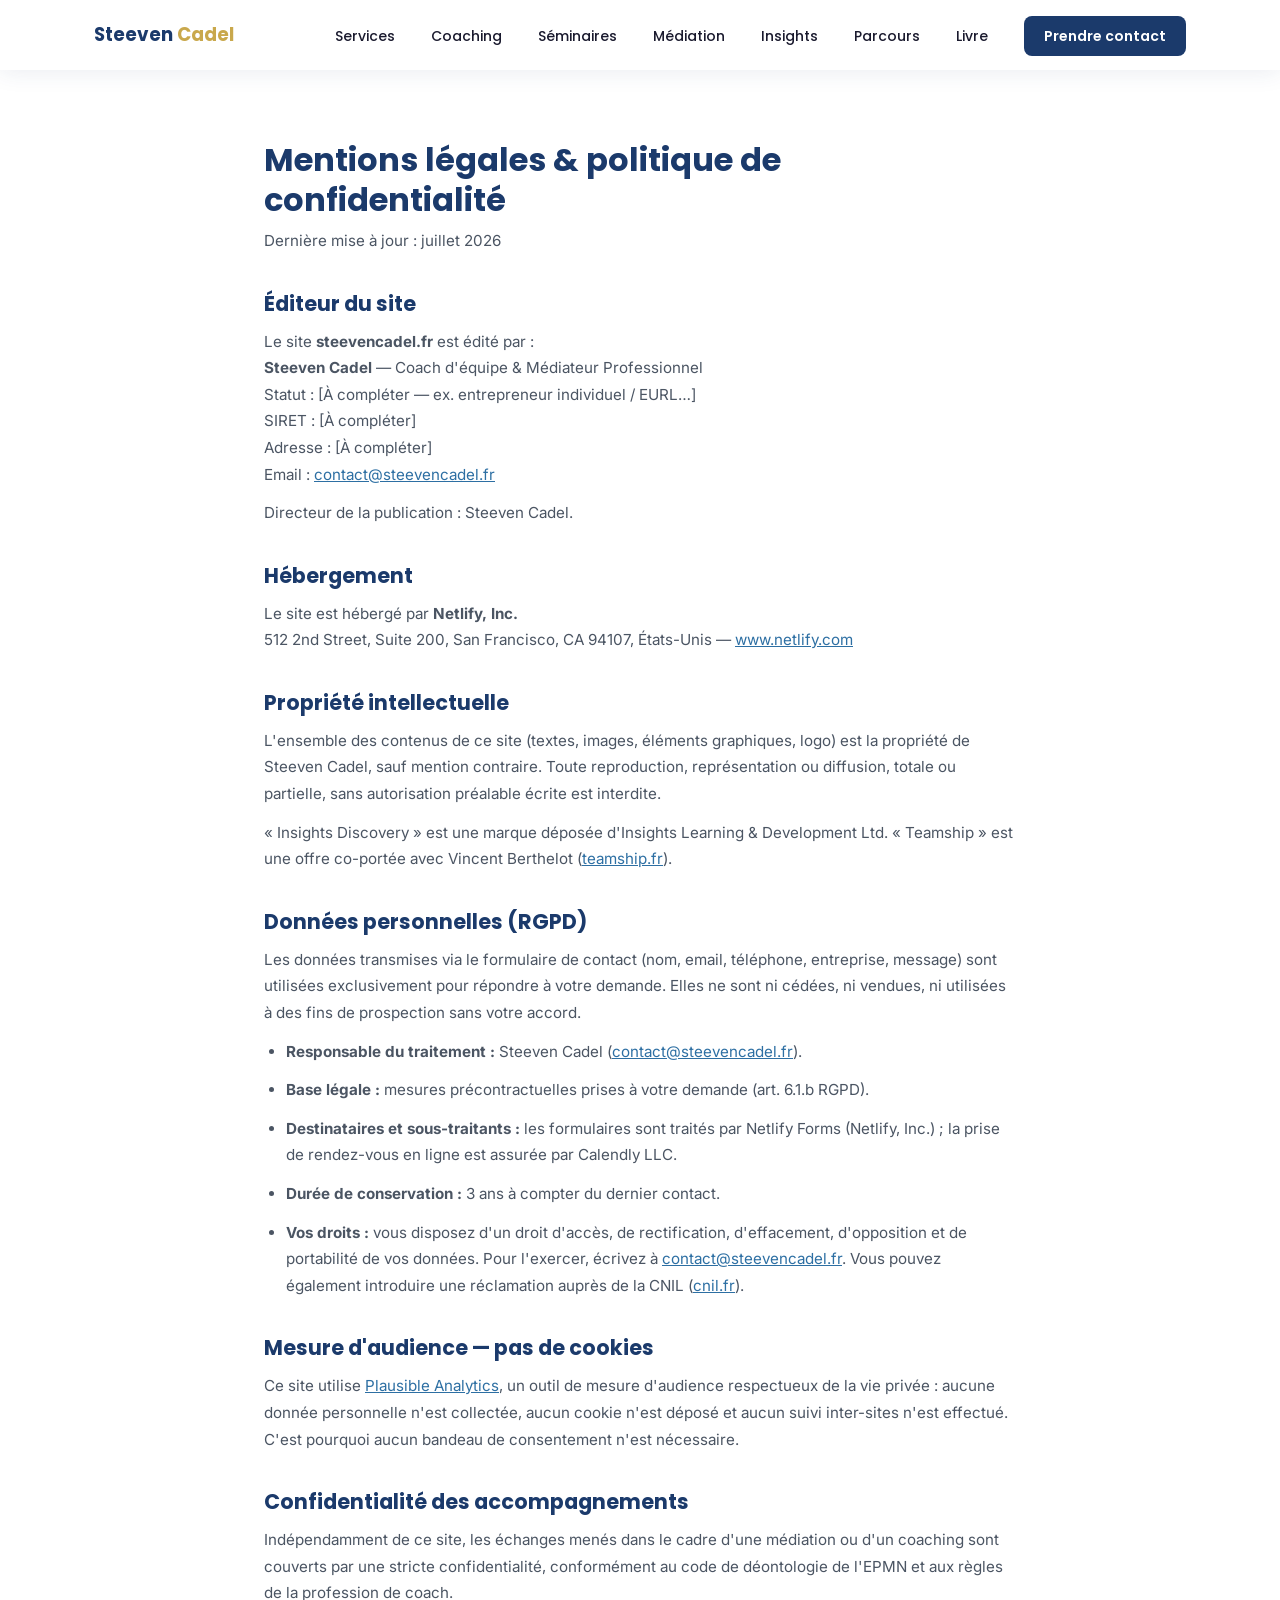
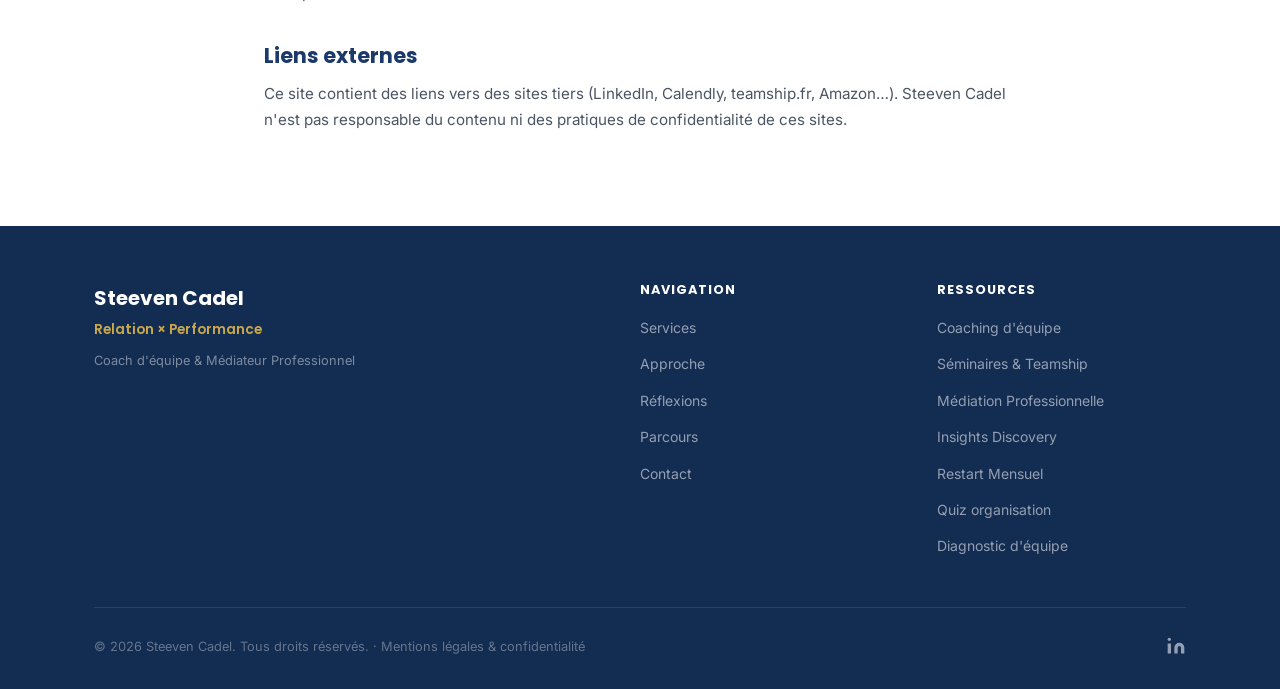
<file: mentions-legales.html>
<!DOCTYPE html>
<html lang="fr">
<head>
  <meta charset="UTF-8" />
  <meta name="viewport" content="width=device-width, initial-scale=1.0" />
  <title>Mentions légales &amp; politique de confidentialité — Steeven Cadel</title>
  <meta name="description" content="Mentions légales et politique de confidentialité du site steevencadel.fr." />
  <link rel="canonical" href="https://steevencadel.fr/mentions-legales.html" />
  <link rel="preconnect" href="https://fonts.googleapis.com" />
  <link rel="preconnect" href="https://fonts.gstatic.com" crossorigin />
  <link href="https://fonts.googleapis.com/css2?family=Poppins:wght@300;400;500;600;700&family=Inter:wght@300;400;500;600&display=swap" rel="stylesheet" />
  <link rel="icon" type="image/svg+xml" href="/assets/favicon.svg" />
  <link rel="stylesheet" href="/css/style.css?v=16" />
  <!-- Privacy-friendly analytics by Plausible -->
  <script async src="https://plausible.io/js/pa-CtxiWmkunxR96ov_k4NzT.js"></script>
  <script>
    window.plausible=window.plausible||function(){(plausible.q=plausible.q||[]).push(arguments)},plausible.init=plausible.init||function(i){plausible.o=i||{}};
    plausible.init()
  </script>
</head>
<body>

  <!-- ===== NAVIGATION ===== -->
  <nav class="nav nav--solid" id="nav">
    <div class="nav__container">
      <a href="/" class="nav__logo">Steeven <span>Cadel</span></a>
      <ul class="nav__links" id="nav-links">
        <li><a href="/#services">Services</a></li>
        <li><a href="/coaching-equipe.html">Coaching</a></li>
        <li><a href="/seminaires.html">Séminaires</a></li>
        <li><a href="/mediation.html">Médiation</a></li>
        <li><a href="/insights.html">Insights</a></li>
        <li><a href="/parcours.html">Parcours</a></li>
        <li><a href="/livre.html">Livre</a></li>
        <li><a href="/#contact" class="nav__cta">Prendre contact</a></li>
      </ul>
      <button class="nav__burger" id="burger" aria-label="Ouvrir le menu" aria-controls="nav-links" aria-expanded="false">
        <span></span><span></span><span></span>
      </button>
    </div>
  </nav>

  <!-- ===== MENTIONS LÉGALES ===== -->
  <section class="legal-page">
    <div class="container">
      <h1>Mentions légales &amp; politique de confidentialité</h1>
      <p class="legal-page__updated">Dernière mise à jour : juillet 2026</p>

      <h2>Éditeur du site</h2>
      <p>
        Le site <strong>steevencadel.fr</strong> est édité par&nbsp;:<br />
        <strong>Steeven Cadel</strong> — Coach d'équipe &amp; Médiateur Professionnel<br />
        Statut : [À compléter — ex. entrepreneur individuel / EURL…]<br />
        SIRET : [À compléter]<br />
        Adresse : [À compléter]<br />
        Email : <a href="mailto:contact@steevencadel.fr">contact@steevencadel.fr</a>
      </p>
      <p>Directeur de la publication : Steeven Cadel.</p>

      <h2>Hébergement</h2>
      <p>
        Le site est hébergé par <strong>Netlify, Inc.</strong><br />
        512 2nd Street, Suite 200, San Francisco, CA 94107, États-Unis —
        <a href="https://www.netlify.com" target="_blank" rel="noopener">www.netlify.com</a>
      </p>

      <h2>Propriété intellectuelle</h2>
      <p>
        L'ensemble des contenus de ce site (textes, images, éléments graphiques, logo) est la propriété
        de Steeven Cadel, sauf mention contraire. Toute reproduction, représentation ou diffusion, totale
        ou partielle, sans autorisation préalable écrite est interdite.
      </p>
      <p>
        « Insights Discovery » est une marque déposée d'Insights Learning &amp; Development Ltd.
        « Teamship » est une offre co-portée avec Vincent Berthelot (<a href="https://teamship.fr" target="_blank" rel="noopener">teamship.fr</a>).
      </p>

      <h2>Données personnelles (RGPD)</h2>
      <p>
        Les données transmises via le formulaire de contact (nom, email, téléphone, entreprise, message)
        sont utilisées exclusivement pour répondre à votre demande. Elles ne sont ni cédées, ni vendues,
        ni utilisées à des fins de prospection sans votre accord.
      </p>
      <ul>
        <li><strong>Responsable du traitement :</strong> Steeven Cadel (<a href="mailto:contact@steevencadel.fr">contact@steevencadel.fr</a>).</li>
        <li><strong>Base légale :</strong> mesures précontractuelles prises à votre demande (art. 6.1.b RGPD).</li>
        <li><strong>Destinataires et sous-traitants :</strong> les formulaires sont traités par Netlify Forms (Netlify, Inc.) ; la prise de rendez-vous en ligne est assurée par Calendly LLC.</li>
        <li><strong>Durée de conservation :</strong> 3 ans à compter du dernier contact.</li>
        <li><strong>Vos droits :</strong> vous disposez d'un droit d'accès, de rectification, d'effacement, d'opposition et de portabilité de vos données. Pour l'exercer, écrivez à <a href="mailto:contact@steevencadel.fr">contact@steevencadel.fr</a>. Vous pouvez également introduire une réclamation auprès de la CNIL (<a href="https://www.cnil.fr" target="_blank" rel="noopener">cnil.fr</a>).</li>
      </ul>

      <h2>Mesure d'audience — pas de cookies</h2>
      <p>
        Ce site utilise <a href="https://plausible.io" target="_blank" rel="noopener">Plausible Analytics</a>,
        un outil de mesure d'audience respectueux de la vie privée : aucune donnée personnelle n'est
        collectée, aucun cookie n'est déposé et aucun suivi inter-sites n'est effectué. C'est pourquoi
        aucun bandeau de consentement n'est nécessaire.
      </p>

      <h2>Confidentialité des accompagnements</h2>
      <p>
        Indépendamment de ce site, les échanges menés dans le cadre d'une médiation ou d'un coaching
        sont couverts par une stricte confidentialité, conformément au code de déontologie de l'EPMN
        et aux règles de la profession de coach.
      </p>

      <h2>Liens externes</h2>
      <p>
        Ce site contient des liens vers des sites tiers (LinkedIn, Calendly, teamship.fr, Amazon…).
        Steeven Cadel n'est pas responsable du contenu ni des pratiques de confidentialité de ces sites.
      </p>
    </div>
  </section>

  <!-- ===== FOOTER ===== -->
  <footer class="footer">
    <div class="container">
      <div class="footer__grid">
        <div class="footer__brand">
          <p class="footer__logo">Steeven Cadel</p>
          <p class="footer__tagline">Relation × Performance</p>
          <p class="footer__sub">Coach d'équipe &amp; Médiateur Professionnel</p>
        </div>
        <div class="footer__links">
          <h4>Navigation</h4>
          <ul>
            <li><a href="/#services">Services</a></li>
            <li><a href="/#approche">Approche</a></li>
            <li><a href="/#articles">Réflexions</a></li>
            <li><a href="/parcours.html">Parcours</a></li>
            <li><a href="/#contact">Contact</a></li>
          </ul>
        </div>
        <div class="footer__links">
          <h4>Ressources</h4>
          <ul>
            <li><a href="/coaching-equipe.html">Coaching d'équipe</a></li>
            <li><a href="/seminaires.html">Séminaires &amp; Teamship</a></li>
            <li><a href="/mediation.html">Médiation Professionnelle</a></li>
            <li><a href="/insights.html">Insights Discovery</a></li>
            <li><a href="/livre.html">Restart Mensuel</a></li>
            <li><a href="/questionnaire.html">Quiz organisation</a></li>
            <li><a href="https://teamship.fr/diagnostic" target="_blank" rel="noopener">Diagnostic d'équipe</a></li>
          </ul>
        </div>
      </div>
      <div class="footer__bottom">
        <p>&copy; 2026 Steeven Cadel. Tous droits réservés. · <a href="/mentions-legales.html">Mentions légales &amp; confidentialité</a></p>
        <a href="https://linkedin.com/in/steeven-cadel" target="_blank" rel="noopener" class="footer__linkedin" aria-label="LinkedIn">
          <svg viewBox="0 0 24 24" fill="currentColor" aria-hidden="true">
            <path d="M16 8a6 6 0 016 6v7h-4v-7a2 2 0 00-2-2 2 2 0 00-2 2v7h-4v-7a6 6 0 016-6zM2 9h4v12H2z"/>
            <circle cx="4" cy="4" r="2"/>
          </svg>
        </a>
      </div>
    </div>
  </footer>

  <script src="/js/main.js?v=7"></script>
</body>
</html>
</file>
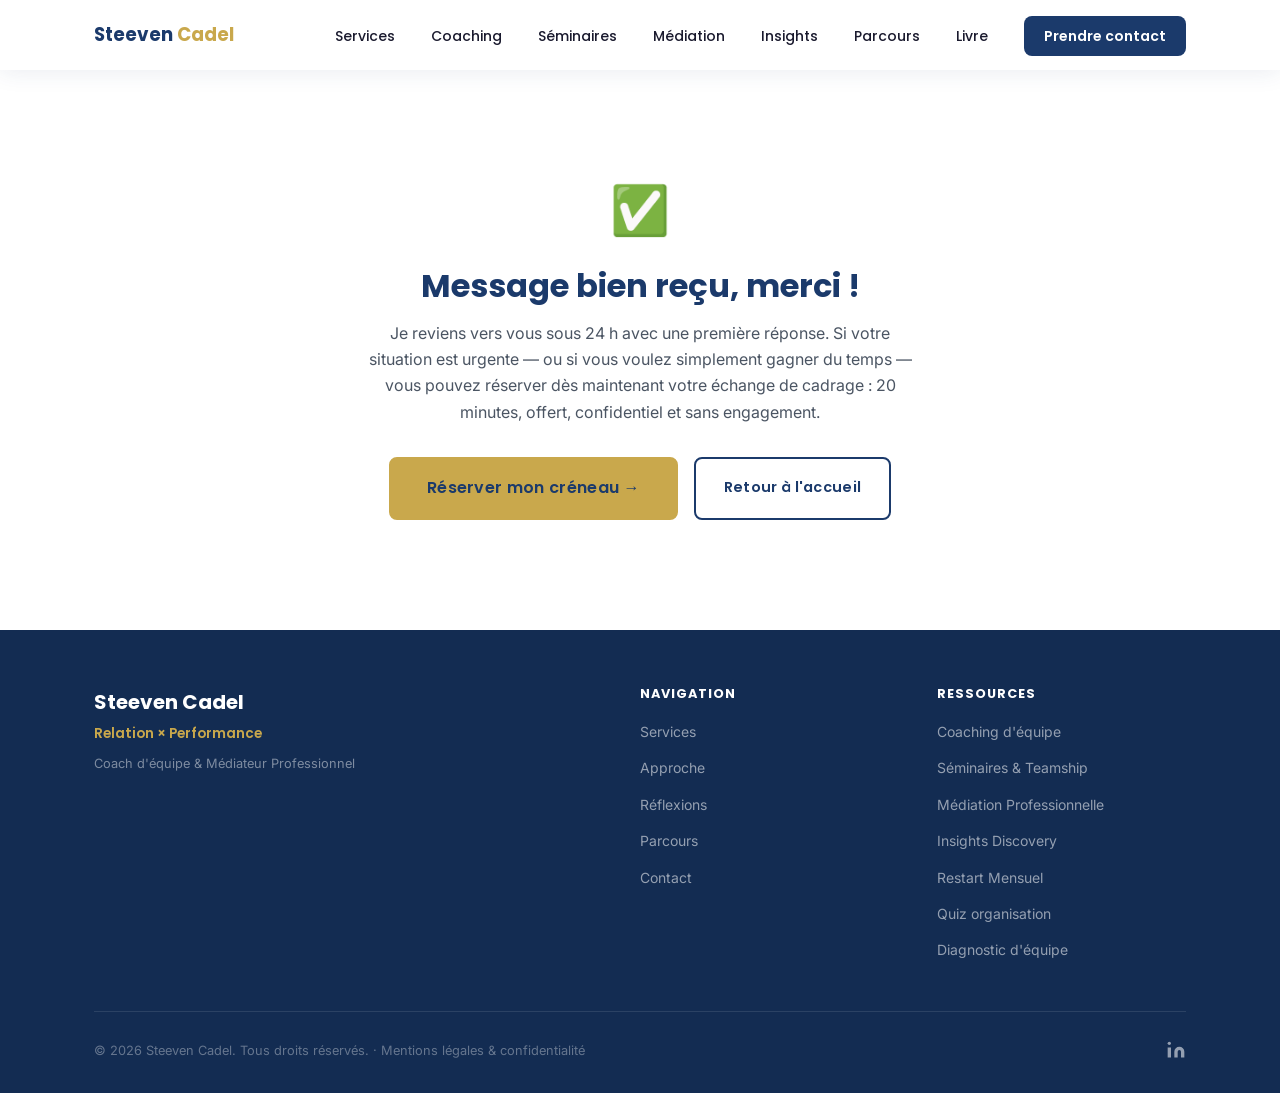
<file: merci.html>
<!DOCTYPE html>
<html lang="fr">
<head>
  <meta charset="UTF-8" />
  <meta name="viewport" content="width=device-width, initial-scale=1.0" />
  <title>Merci — Steeven Cadel</title>
  <meta name="robots" content="noindex, nofollow" />
  <link rel="preconnect" href="https://fonts.googleapis.com" />
  <link rel="preconnect" href="https://fonts.gstatic.com" crossorigin />
  <link href="https://fonts.googleapis.com/css2?family=Poppins:wght@300;400;500;600;700&family=Inter:wght@300;400;500;600&display=swap" rel="stylesheet" />
  <link rel="icon" type="image/svg+xml" href="/assets/favicon.svg" />
  <link rel="stylesheet" href="/css/style.css?v=16" />
  <!-- Privacy-friendly analytics by Plausible -->
  <script async src="https://plausible.io/js/pa-CtxiWmkunxR96ov_k4NzT.js"></script>
  <script>
    window.plausible=window.plausible||function(){(plausible.q=plausible.q||[]).push(arguments)},plausible.init=plausible.init||function(i){plausible.o=i||{}};
    plausible.init()
  </script>
</head>
<body>

  <!-- ===== NAVIGATION ===== -->
  <nav class="nav nav--solid" id="nav">
    <div class="nav__container">
      <a href="/" class="nav__logo">Steeven <span>Cadel</span></a>
      <ul class="nav__links" id="nav-links">
        <li><a href="/#services">Services</a></li>
        <li><a href="/coaching-equipe.html">Coaching</a></li>
        <li><a href="/seminaires.html">Séminaires</a></li>
        <li><a href="/mediation.html">Médiation</a></li>
        <li><a href="/insights.html">Insights</a></li>
        <li><a href="/parcours.html">Parcours</a></li>
        <li><a href="/livre.html">Livre</a></li>
        <li><a href="/#contact" class="nav__cta">Prendre contact</a></li>
      </ul>
      <button class="nav__burger" id="burger" aria-label="Ouvrir le menu" aria-controls="nav-links" aria-expanded="false">
        <span></span><span></span><span></span>
      </button>
    </div>
  </nav>

  <!-- ===== MERCI ===== -->
  <section class="thanks-page">
    <div class="container">
      <span class="thanks-page__icon" aria-hidden="true">✅</span>
      <h1 class="thanks-page__title">Message bien reçu, merci !</h1>
      <p class="thanks-page__desc">
        Je reviens vers vous sous 24&nbsp;h avec une première réponse.
        Si votre situation est urgente — ou si vous voulez simplement gagner du temps —
        vous pouvez réserver dès maintenant votre échange de cadrage&nbsp;: 20 minutes,
        offert, confidentiel et sans engagement.
      </p>
      <div class="thanks-page__actions">
        <a href="https://calendly.com/scadel/20minutes" target="_blank" rel="noopener" class="btn btn--primary btn--lg">Réserver mon créneau&nbsp;→</a>
        <a href="/" class="btn btn--outline-navy">Retour à l'accueil</a>
      </div>
    </div>
  </section>

  <!-- ===== FOOTER ===== -->
  <footer class="footer">
    <div class="container">
      <div class="footer__grid">
        <div class="footer__brand">
          <p class="footer__logo">Steeven Cadel</p>
          <p class="footer__tagline">Relation × Performance</p>
          <p class="footer__sub">Coach d'équipe &amp; Médiateur Professionnel</p>
        </div>
        <div class="footer__links">
          <h4>Navigation</h4>
          <ul>
            <li><a href="/#services">Services</a></li>
            <li><a href="/#approche">Approche</a></li>
            <li><a href="/#articles">Réflexions</a></li>
            <li><a href="/parcours.html">Parcours</a></li>
            <li><a href="/#contact">Contact</a></li>
          </ul>
        </div>
        <div class="footer__links">
          <h4>Ressources</h4>
          <ul>
            <li><a href="/coaching-equipe.html">Coaching d'équipe</a></li>
            <li><a href="/seminaires.html">Séminaires &amp; Teamship</a></li>
            <li><a href="/mediation.html">Médiation Professionnelle</a></li>
            <li><a href="/insights.html">Insights Discovery</a></li>
            <li><a href="/livre.html">Restart Mensuel</a></li>
            <li><a href="/questionnaire.html">Quiz organisation</a></li>
            <li><a href="https://teamship.fr/diagnostic" target="_blank" rel="noopener">Diagnostic d'équipe</a></li>
          </ul>
        </div>
      </div>
      <div class="footer__bottom">
        <p>&copy; 2026 Steeven Cadel. Tous droits réservés. · <a href="/mentions-legales.html">Mentions légales &amp; confidentialité</a></p>
        <a href="https://linkedin.com/in/steeven-cadel" target="_blank" rel="noopener" class="footer__linkedin" aria-label="LinkedIn">
          <svg viewBox="0 0 24 24" fill="currentColor" aria-hidden="true">
            <path d="M16 8a6 6 0 016 6v7h-4v-7a2 2 0 00-2-2 2 2 0 00-2 2v7h-4v-7a6 6 0 016-6zM2 9h4v12H2z"/>
            <circle cx="4" cy="4" r="2"/>
          </svg>
        </a>
      </div>
    </div>
  </footer>

  <script src="/js/main.js?v=7"></script>
</body>
</html>
</file>
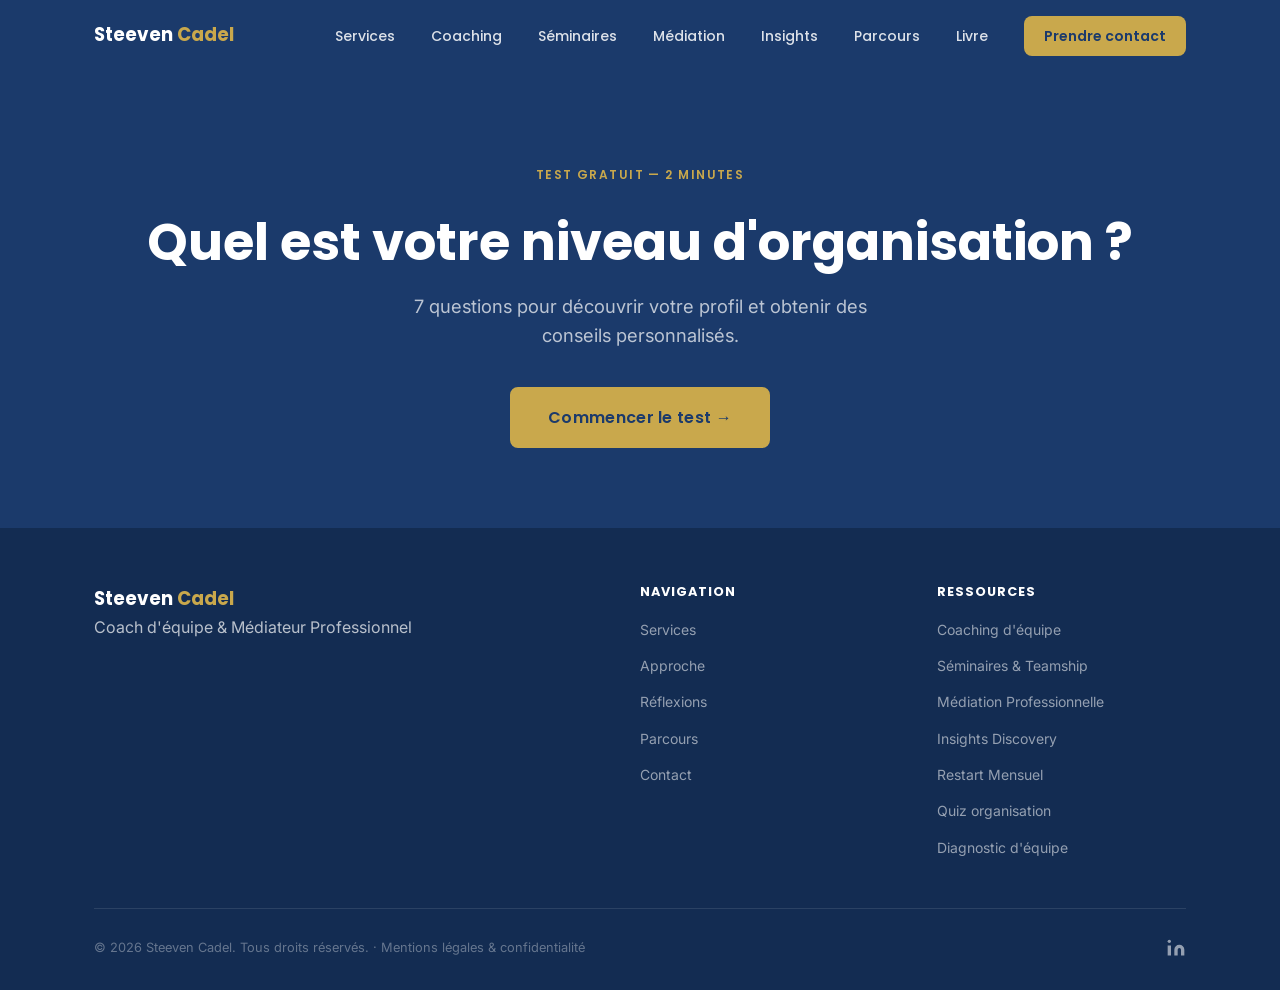
<file: questionnaire.html>
<!DOCTYPE html>
<html lang="fr">
<head>
  <meta charset="UTF-8" />
  <meta name="viewport" content="width=device-width, initial-scale=1.0" />
  <title>Quiz : Quel est votre niveau d'organisation ? — Steeven Cadel</title>
  <meta name="description" content="Faites le test en 2 minutes : découvrez votre profil d'organisation et recevez des conseils personnalisés pour reprendre le contrôle de votre quotidien." />
  <link rel="canonical" href="https://steevencadel.fr/questionnaire.html" />
  <!-- Open Graph -->
  <meta property="og:title" content="Quiz : Quel est votre niveau d'organisation ?" />
  <meta property="og:description" content="7 questions pour découvrir votre profil d'organisation et obtenir des conseils personnalisés. Test gratuit en 2 minutes." />
  <meta property="og:image" content="https://steevencadel.fr/assets/images/restart-mensuel-cover-640.jpg" />
  <meta property="og:url" content="https://steevencadel.fr/questionnaire.html" />
  <meta property="og:type" content="website" />
  <meta property="og:locale" content="fr_FR" />
  <meta name="twitter:card" content="summary_large_image" />
  <link rel="preconnect" href="https://fonts.googleapis.com" />
  <link rel="preconnect" href="https://fonts.gstatic.com" crossorigin />
  <link href="https://fonts.googleapis.com/css2?family=Poppins:wght@300;400;500;600;700&family=Inter:wght@300;400;500;600&display=swap" rel="stylesheet" />
  <link rel="icon" type="image/svg+xml" href="assets/favicon.svg" />
  <link rel="stylesheet" href="css/style.css?v=16" />
  <!-- Privacy-friendly analytics by Plausible -->
  <script async src="https://plausible.io/js/pa-CtxiWmkunxR96ov_k4NzT.js"></script>
  <script>
    window.plausible=window.plausible||function(){(plausible.q=plausible.q||[]).push(arguments)},plausible.init=plausible.init||function(i){plausible.o=i||{}};
    plausible.init()
  </script>
  <script type="application/ld+json">
  {
    "@context": "https://schema.org",
    "@type": "BreadcrumbList",
    "itemListElement": [
      { "@type": "ListItem", "position": 1, "name": "Accueil", "item": "https://steevencadel.fr/" },
      { "@type": "ListItem", "position": 2, "name": "Quiz : niveau d'organisation", "item": "https://steevencadel.fr/questionnaire.html" }
    ]
  }
  </script>
</head>
<body>

  <!-- ===== NAVIGATION ===== -->
  <nav class="nav nav--dark" id="nav">
    <div class="nav__container">
      <a href="index.html" class="nav__logo">Steeven <span>Cadel</span></a>
      <ul class="nav__links" id="nav-links">
        <li><a href="index.html#services">Services</a></li>
        <li><a href="coaching-equipe.html">Coaching</a></li>
        <li><a href="seminaires.html">Séminaires</a></li>
        <li><a href="mediation.html">Médiation</a></li>
        <li><a href="insights.html">Insights</a></li>
        <li><a href="parcours.html">Parcours</a></li>
        <li><a href="livre.html">Livre</a></li>
        <li><a href="index.html#contact" class="nav__cta">Prendre contact</a></li>
      </ul>
      <button class="nav__burger" id="burger" aria-label="Ouvrir le menu" aria-controls="nav-links" aria-expanded="false">
        <span></span><span></span><span></span>
      </button>
    </div>
  </nav>

  <!-- ===== QUIZ HERO ===== -->
  <header class="quiz-hero">
    <div class="container">
      <span class="section-head__label" style="color:var(--gold)">Test gratuit &mdash; 2 minutes</span>
      <h1 class="quiz-hero__title">Quel est votre niveau d'organisation ?</h1>
      <p class="quiz-hero__sub">7 questions pour découvrir votre profil et obtenir des conseils personnalisés.</p>
      <button class="btn btn--primary btn--lg" id="quiz-start">Commencer le test&nbsp;&rarr;</button>
    </div>
  </header>

  <!-- ===== QUIZ ===== -->
  <section class="quiz-section" id="quiz-section" style="display:none;">
    <div class="container">

      <!-- Progress bar -->
      <div class="quiz-progress">
        <div class="quiz-progress__bar" id="quiz-bar"></div>
      </div>
      <p class="quiz-progress__label">Question <span id="quiz-current">1</span> / 7</p>

      <!-- Questions -->
      <div class="quiz-card" id="quiz-card">
        <!-- Filled by JS -->
      </div>

    </div>
  </section>

  <!-- ===== RESULTS (hidden) ===== -->
  <section class="quiz-results" id="quiz-results" style="display:none;">
    <div class="container">
      <div class="quiz-results__inner">

        <!-- Score circle -->
        <div class="quiz-results__score">
          <div class="quiz-score-ring" id="score-ring">
            <svg viewBox="0 0 120 120">
              <circle cx="60" cy="60" r="54" stroke-width="8" stroke="rgba(255,255,255,.15)" fill="none" />
              <circle cx="60" cy="60" r="54" stroke-width="8" stroke="var(--gold)" fill="none"
                      stroke-dasharray="339.292" stroke-dashoffset="339.292" stroke-linecap="round"
                      id="score-circle" />
            </svg>
            <span class="quiz-score-ring__num" id="score-num">0</span>
          </div>
          <p class="quiz-results__out-of">sur 28</p>
        </div>

        <!-- Profile -->
        <div class="quiz-results__profile">
          <span class="quiz-results__badge" id="result-badge"></span>
          <h2 class="quiz-results__title" id="result-title"></h2>
          <p class="quiz-results__desc" id="result-desc"></p>
        </div>

        <!-- CTA livre -->
        <div class="quiz-results__cta">
          <p>La Méthode Restart est faite pour vous aider à passer au niveau supérieur.</p>
          <a href="https://amzn.eu/d/0ayQhczf" target="_blank" rel="noopener" class="btn btn--primary btn--lg">
            Découvrir le livre Restart Mensuel&nbsp;&rarr;
          </a>
          <a href="livre.html" class="quiz-results__link">En savoir plus sur le livre</a>
        </div>

        <!-- Retake -->
        <button class="btn btn--outline-navy" id="quiz-retake">Refaire le test</button>
      </div>
    </div>
  </section>

  <!-- ===== FOOTER ===== -->
  <footer class="footer">
    <div class="container">
      <div class="footer__grid">
        <div class="footer__brand">
          <a href="index.html" class="nav__logo">Steeven <span>Cadel</span></a>
          <p>Coach d'équipe & Médiateur Professionnel</p>
        </div>
        <div class="footer__links">
          <h4>Navigation</h4>
          <ul>
            <li><a href="index.html#services">Services</a></li>
            <li><a href="index.html#approche">Approche</a></li>
            <li><a href="index.html#articles">Réflexions</a></li>
            <li><a href="parcours.html">Parcours</a></li>
            <li><a href="index.html#contact">Contact</a></li>
          </ul>
        </div>
        <div class="footer__links">
          <h4>Ressources</h4>
          <ul>
            <li><a href="coaching-equipe.html">Coaching d'équipe</a></li>
            <li><a href="seminaires.html">Séminaires &amp; Teamship</a></li>
            <li><a href="mediation.html">Médiation Professionnelle</a></li>
            <li><a href="insights.html">Insights Discovery</a></li>
            <li><a href="livre.html">Restart Mensuel</a></li>
            <li><a href="questionnaire.html">Quiz organisation</a></li>
            <li><a href="https://teamship.fr/diagnostic" target="_blank" rel="noopener">Diagnostic d'équipe</a></li>
          </ul>
        </div>
      </div>
      <div class="footer__bottom">
        <p>&copy; 2026 Steeven Cadel. Tous droits réservés. · <a href="/mentions-legales.html">Mentions légales &amp; confidentialité</a></p>
        <a href="https://linkedin.com/in/steeven-cadel" target="_blank" rel="noopener" class="footer__linkedin" aria-label="LinkedIn">
          <svg viewBox="0 0 24 24" fill="currentColor" aria-hidden="true">
            <path d="M16 8a6 6 0 016 6v7h-4v-7a2 2 0 00-2-2 2 2 0 00-2 2v7h-4v-7a6 6 0 016-6zM2 9h4v12H2z"/>
            <circle cx="4" cy="4" r="2"/>
          </svg>
        </a>
      </div>
    </div>
  </footer>

  <script src="js/main.js?v=7"></script>
  <script src="js/quiz.js?v=2"></script>
</body>
</html>
</file>
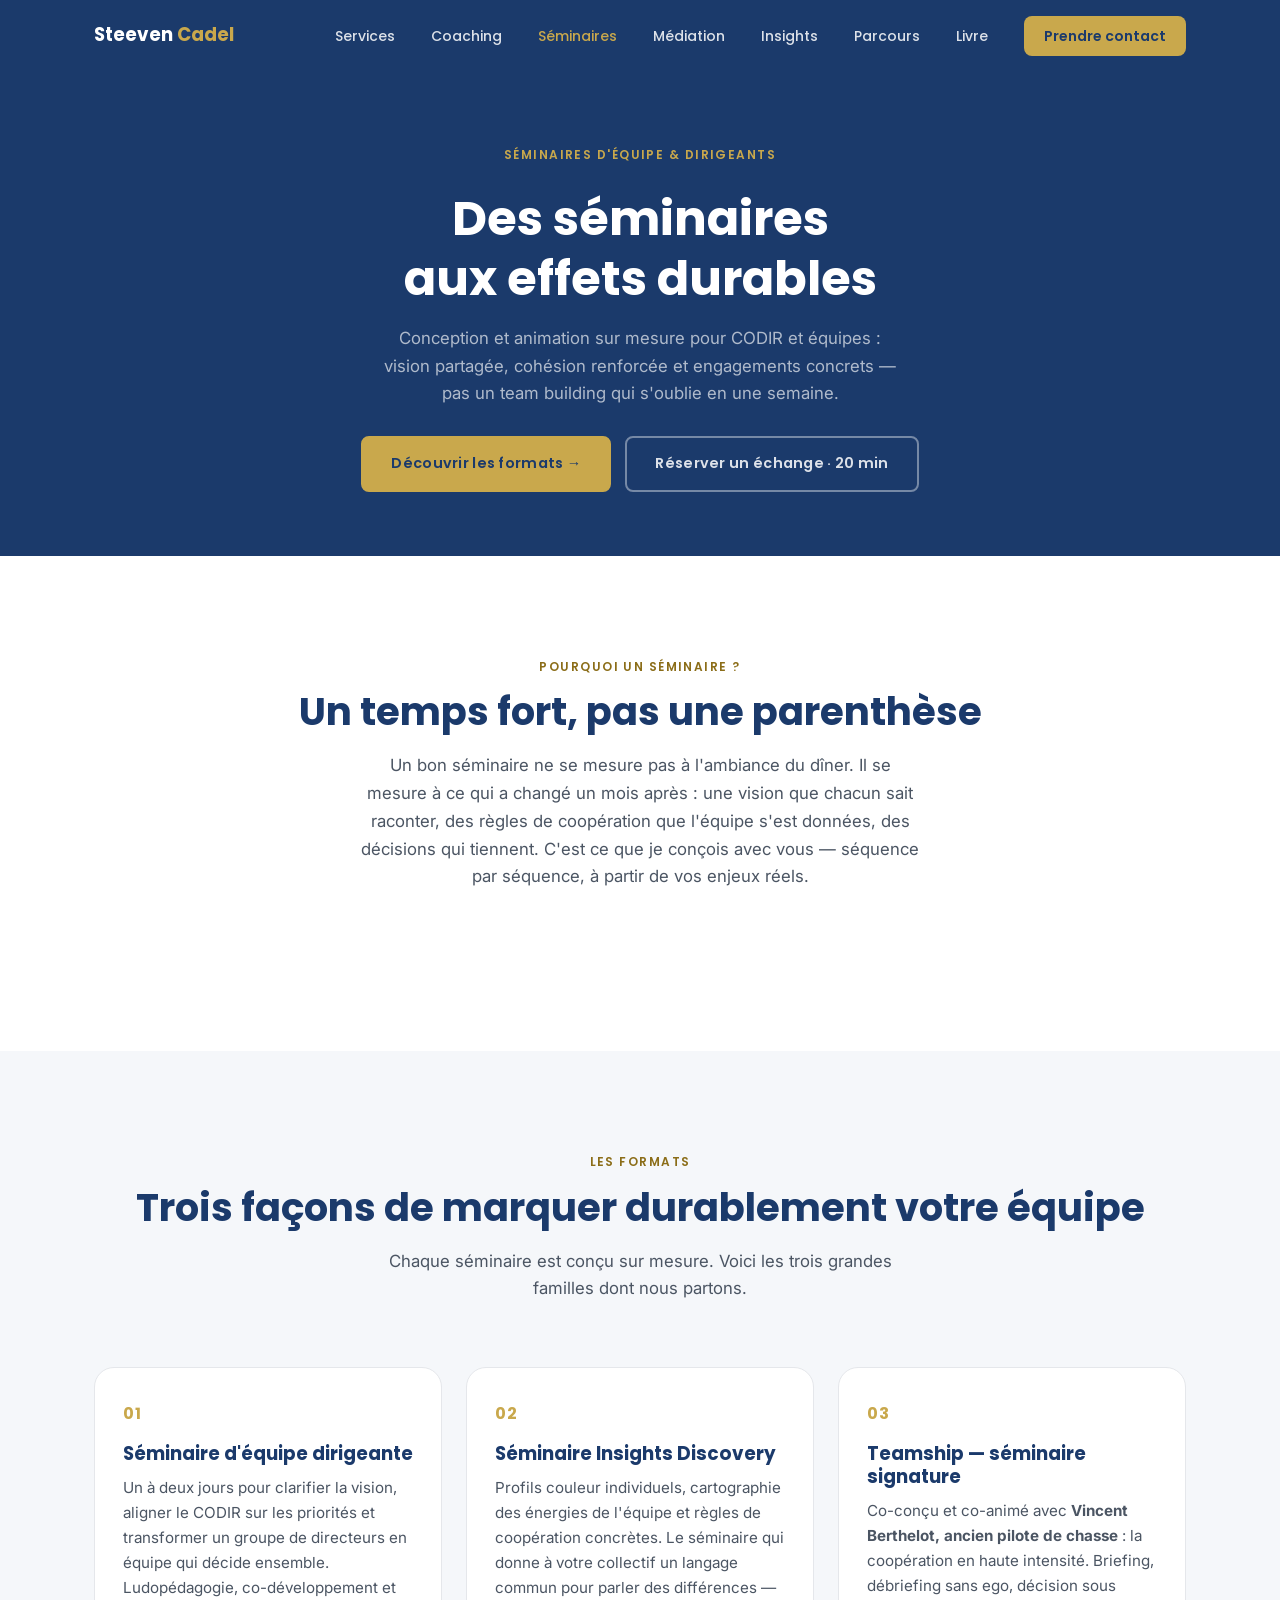
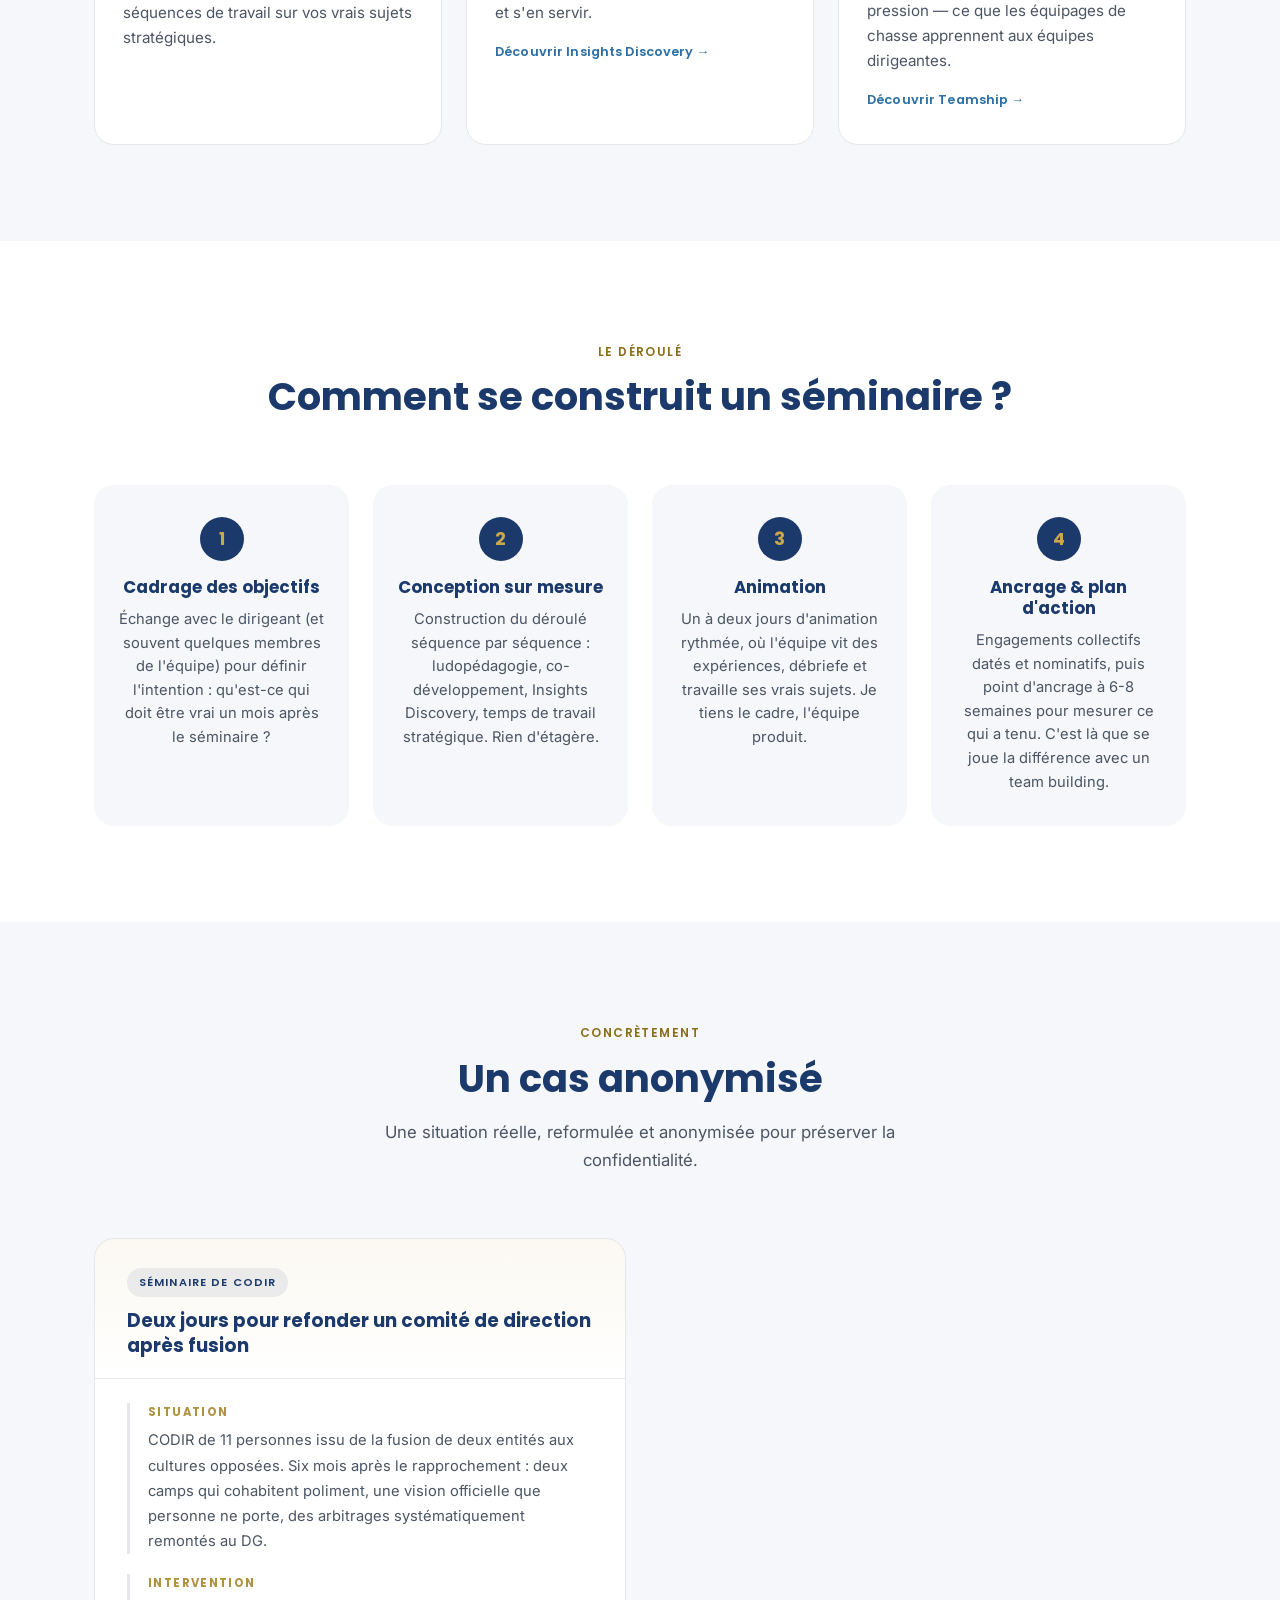
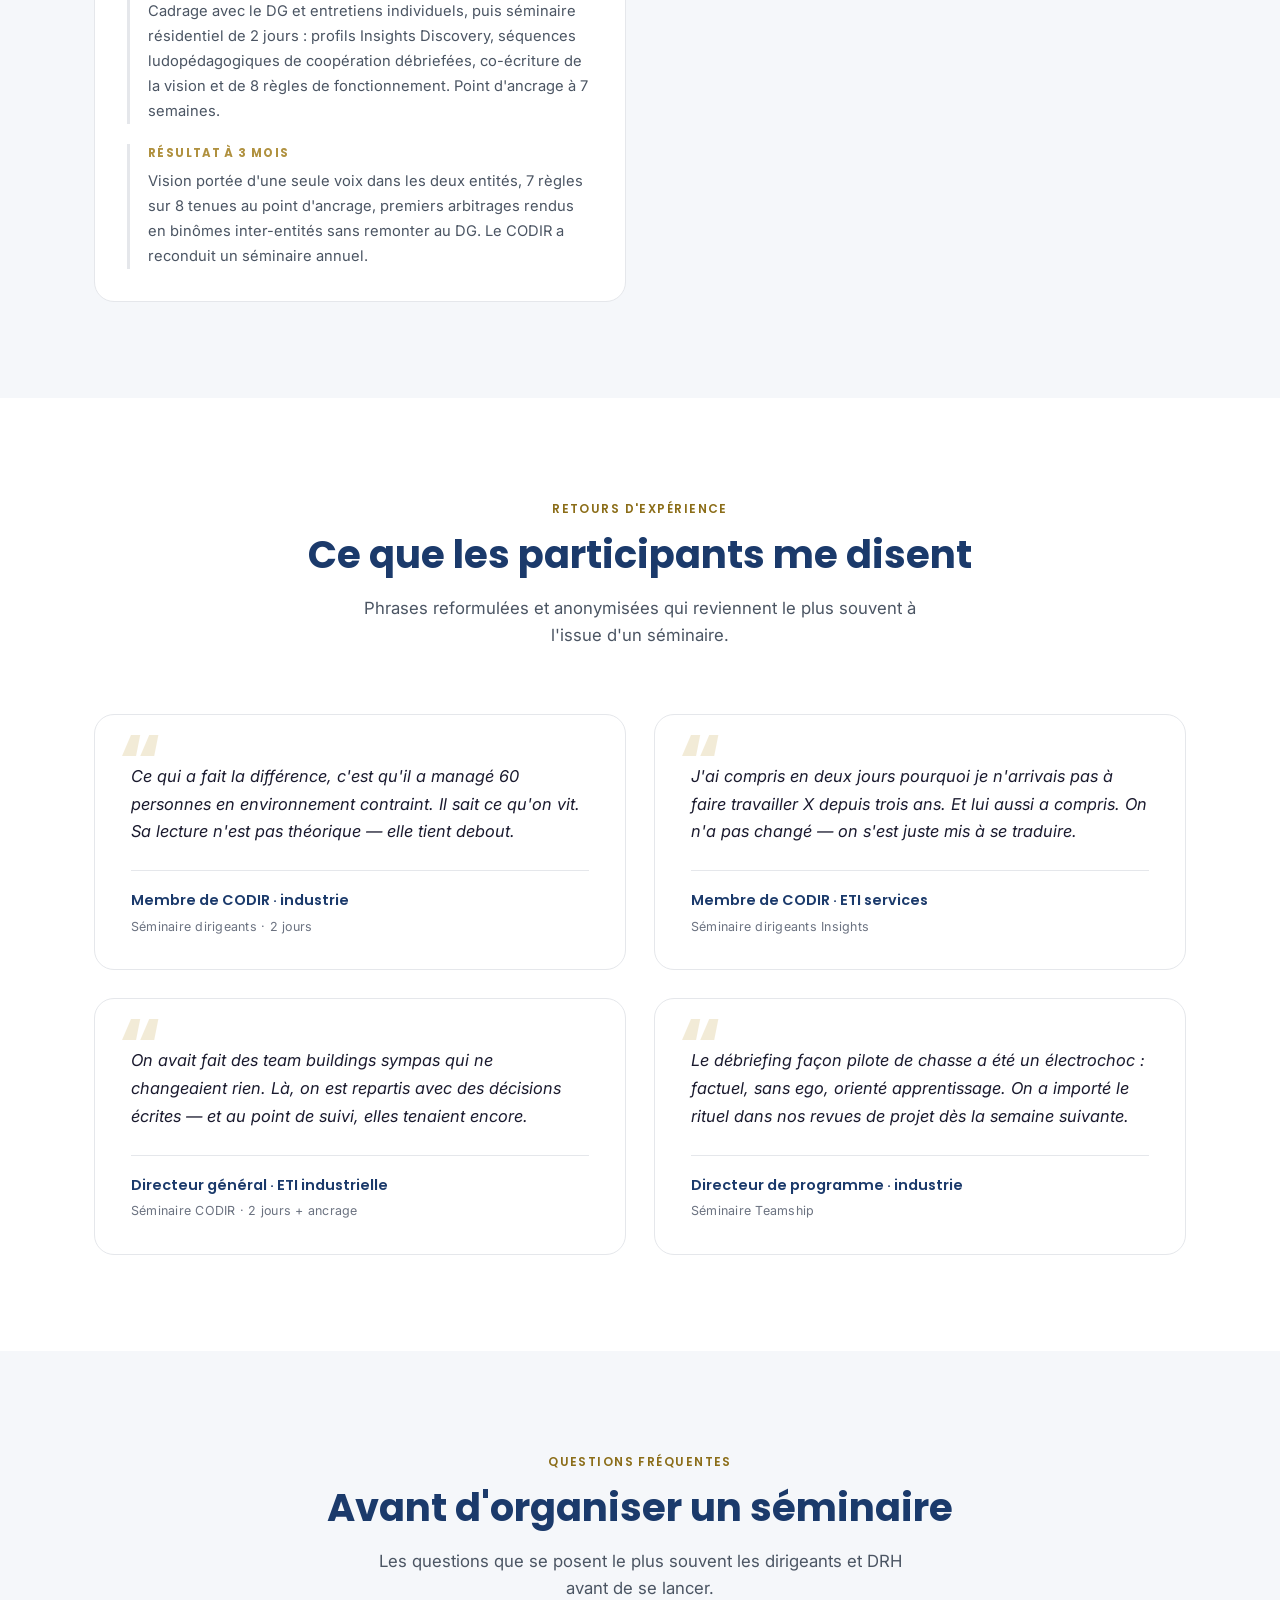
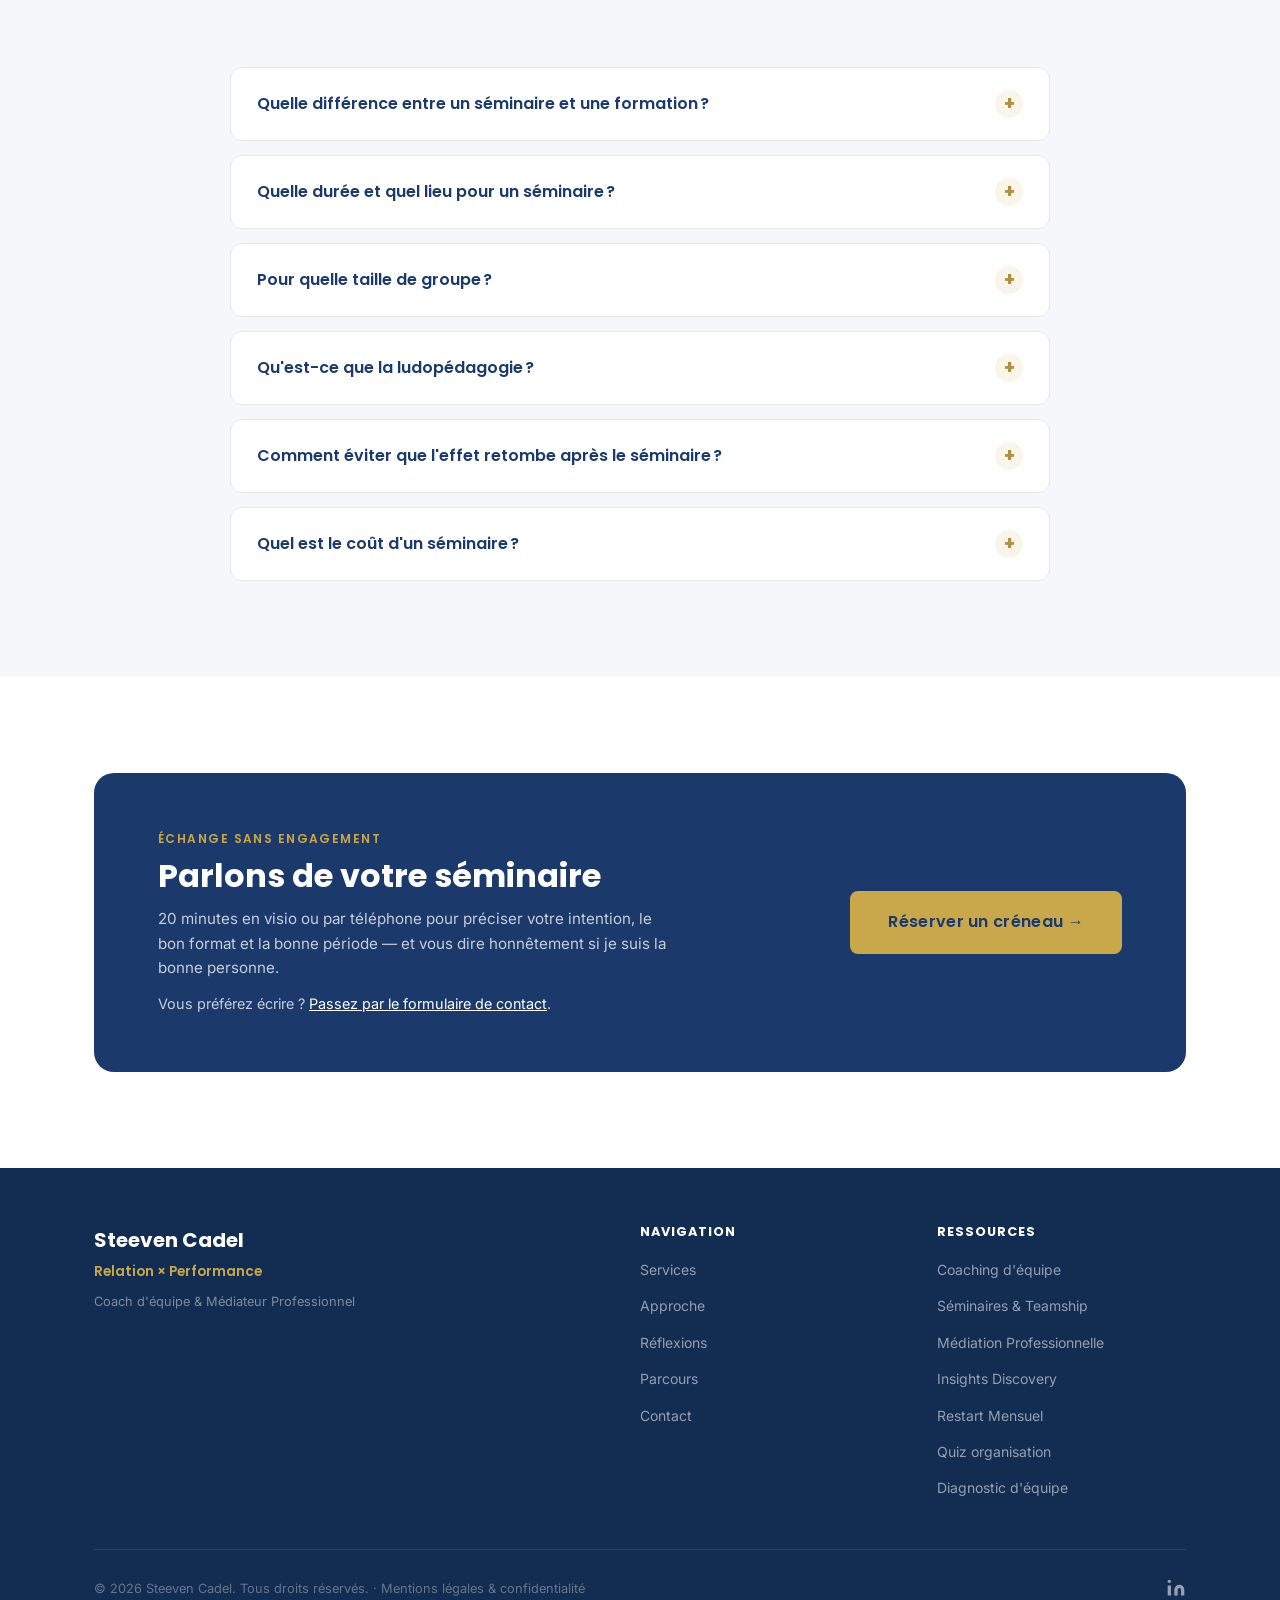
<file: seminaires.html>
<!DOCTYPE html>
<html lang="fr">
<head>
  <meta charset="UTF-8" />
  <meta name="viewport" content="width=device-width, initial-scale=1.0" />
  <title>Séminaires d'équipe &amp; CODIR — Insights Discovery, Teamship — Steeven Cadel</title>
  <meta name="description" content="Séminaires d'équipe sur mesure : séminaire Insights Discovery, séminaire de CODIR et Teamship, l'expérience de coopération en haute intensité co-animée avec un ancien pilote de chasse." />
  <link rel="canonical" href="https://steevencadel.fr/seminaires.html" />
  <!-- Open Graph -->
  <meta property="og:title" content="Séminaires d'équipe &amp; CODIR — Insights Discovery, Teamship" />
  <meta property="og:description" content="Des séminaires aux effets durables : séminaire de CODIR, séminaire Insights Discovery et Teamship, co-animé avec un ancien pilote de chasse." />
  <meta property="og:image" content="https://steevencadel.fr/assets/images/steeven-cadel-1200.jpg" />
  <meta property="og:url" content="https://steevencadel.fr/seminaires.html" />
  <meta property="og:type" content="website" />
  <meta property="og:locale" content="fr_FR" />
  <meta name="twitter:card" content="summary_large_image" />
  <link rel="preconnect" href="https://fonts.googleapis.com" />
  <link rel="preconnect" href="https://fonts.gstatic.com" crossorigin />
  <link href="https://fonts.googleapis.com/css2?family=Poppins:wght@300;400;500;600;700&family=Inter:wght@300;400;500;600&display=swap" rel="stylesheet" />
  <link rel="icon" type="image/svg+xml" href="assets/favicon.svg" />
  <link rel="stylesheet" href="css/style.css?v=16" />
  <!-- Privacy-friendly analytics by Plausible -->
  <script async src="https://plausible.io/js/pa-CtxiWmkunxR96ov_k4NzT.js"></script>
  <script>
    window.plausible=window.plausible||function(){(plausible.q=plausible.q||[]).push(arguments)},plausible.init=plausible.init||function(i){plausible.o=i||{}};
    plausible.init()
  </script>
  <script type="application/ld+json">
  {
    "@context": "https://schema.org",
    "@graph": [
      {
        "@type": "Service",
        "name": "Séminaires d'équipe et de CODIR",
        "serviceType": "Séminaire d'équipe",
        "description": "Conception et animation de séminaires sur mesure pour équipes dirigeantes : séminaire de CODIR, séminaire Insights Discovery et Teamship, expérience de coopération en haute intensité co-animée avec Vincent Berthelot, ancien pilote de chasse.",
        "url": "https://steevencadel.fr/seminaires.html",
        "areaServed": { "@type": "Country", "name": "France" },
        "provider": {
          "@type": "Person",
          "name": "Steeven Cadel",
          "jobTitle": "Coach d'équipe et Médiateur Professionnel",
          "url": "https://steevencadel.fr/",
          "sameAs": ["https://linkedin.com/in/steeven-cadel"]
        }
      },
      {
        "@type": "BreadcrumbList",
        "itemListElement": [
          { "@type": "ListItem", "position": 1, "name": "Accueil", "item": "https://steevencadel.fr/" },
          { "@type": "ListItem", "position": 2, "name": "Séminaires", "item": "https://steevencadel.fr/seminaires.html" }
        ]
      },
      {
        "@type": "FAQPage",
        "mainEntity": [
          {
            "@type": "Question",
            "name": "Quelle différence entre un séminaire et une formation ?",
            "acceptedAnswer": { "@type": "Answer", "text": "Une formation transmet un contenu à des individus. Un séminaire travaille le collectif lui-même : sa vision, sa cohésion, ses règles de coopération. On n'en sort pas avec un support de cours, mais avec des décisions prises ensemble et des engagements que chacun a contribué à formuler." }
          },
          {
            "@type": "Question",
            "name": "Quelle durée et quel lieu pour un séminaire ?",
            "acceptedAnswer": { "@type": "Answer", "text": "Le format le plus courant est de 1 à 2 jours, souvent en résidentiel pour sortir l'équipe de son cadre habituel. Le lieu se choisit en fonction de l'intention : un séminaire de vision n'a pas les mêmes besoins qu'un séminaire de cohésion. Je peux vous proposer des lieux éprouvés ou travailler dans les vôtres." }
          },
          {
            "@type": "Question",
            "name": "Pour quelle taille de groupe ?",
            "acceptedAnswer": { "@type": "Answer", "text": "Un séminaire de CODIR fonctionne idéalement entre 5 et 15 participants. Pour des collectifs plus larges (jusqu'à 60 personnes), je conçois des formats en sous-groupes avec des temps de convergence — et je m'appuie sur des co-animateurs selon la taille." }
          },
          {
            "@type": "Question",
            "name": "Qu'est-ce que la ludopédagogie ?",
            "acceptedAnswer": { "@type": "Answer", "text": "Des mises en situation et des expériences ludiques sérieuses qui révèlent les dynamiques réelles de l'équipe — décision, communication, confiance — bien plus vite qu'un tour de table. Le jeu n'est jamais une fin : chaque séquence est débriefée et reliée au quotidien de l'équipe." }
          },
          {
            "@type": "Question",
            "name": "Comment éviter que l'effet retombe après le séminaire ?",
            "acceptedAnswer": { "@type": "Answer", "text": "C'est le risque numéro un, et il se traite dès la conception : chaque séminaire se conclut par un plan d'action collectif avec des engagements datés et nominatifs. Je propose systématiquement un point d'ancrage à 6-8 semaines pour mesurer ce qui a tenu — et relancer ce qui a glissé." }
          },
          {
            "@type": "Question",
            "name": "Quel est le coût d'un séminaire ?",
            "acceptedAnswer": { "@type": "Answer", "text": "Le tarif dépend du format, du nombre de participants, de la durée et du travail de conception en amont. Je travaille sur devis pour garantir un cadre adapté à chaque situation. L'ordre de grandeur est partagé en toute transparence dès l'échange de cadrage — pas de surprise dans la proposition." }
          }
        ]
      }
    ]
  }
  </script>
</head>
<body>

  <!-- ===== NAVIGATION ===== -->
  <nav class="nav nav--dark" id="nav">
    <div class="nav__container">
      <a href="index.html" class="nav__logo">Steeven <span>Cadel</span></a>
      <ul class="nav__links" id="nav-links">
        <li><a href="index.html#services">Services</a></li>
        <li><a href="coaching-equipe.html">Coaching</a></li>
        <li><a href="seminaires.html" class="nav__active">Séminaires</a></li>
        <li><a href="mediation.html">Médiation</a></li>
        <li><a href="insights.html">Insights</a></li>
        <li><a href="parcours.html">Parcours</a></li>
        <li><a href="livre.html">Livre</a></li>
        <li><a href="index.html#contact" class="nav__cta">Prendre contact</a></li>
      </ul>
      <button class="nav__burger" id="burger" aria-label="Ouvrir le menu" aria-controls="nav-links" aria-expanded="false">
        <span></span><span></span><span></span>
      </button>
    </div>
  </nav>

  <!-- ===== PAGE HEADER ===== -->
  <header class="page-header">
    <div class="container">
      <p class="section-label section-label--light">Séminaires d'équipe &amp; dirigeants</p>
      <h1 class="page-header__title">Des séminaires<br/>aux effets durables</h1>
      <p class="page-header__sub">Conception et animation sur mesure pour CODIR et équipes : vision partagée, cohésion renforcée et engagements concrets — pas un team building qui s'oublie en une semaine.</p>
      <div class="page-header__actions">
        <a href="#formats" class="btn btn--gold">Découvrir les formats&nbsp;→</a>
        <a href="https://calendly.com/scadel/20minutes" target="_blank" rel="noopener" class="btn btn--outline-light">Réserver un échange · 20&nbsp;min</a>
      </div>
    </div>
  </header>

  <!-- ===== POURQUOI UN SÉMINAIRE ===== -->
  <section class="section">
    <div class="container">
      <div class="section-head">
        <p class="section-label">Pourquoi un séminaire ?</p>
        <h2 class="section-title">Un temps fort, pas une parenthèse</h2>
        <p class="section-sub">Un bon séminaire ne se mesure pas à l'ambiance du dîner. Il se mesure à ce qui a changé un mois après : une vision que chacun sait raconter, des règles de coopération que l'équipe s'est données, des décisions qui tiennent. C'est ce que je conçois avec vous — séquence par séquence, à partir de vos enjeux réels.</p>
      </div>
    </div>
  </section>

  <!-- ===== LES 3 FORMATS ===== -->
  <section class="section section--light" id="formats">
    <div class="container">
      <div class="section-head">
        <p class="section-label">Les formats</p>
        <h2 class="section-title">Trois façons de marquer durablement votre équipe</h2>
        <p class="section-sub">Chaque séminaire est conçu sur mesure. Voici les trois grandes familles dont nous partons.</p>
      </div>
      <div class="reveals-grid">
        <div class="reveal-card">
          <span class="reveal-card__num">01</span>
          <h3>Séminaire d'équipe dirigeante</h3>
          <p>Un à deux jours pour clarifier la vision, aligner le CODIR sur les priorités et transformer un groupe de directeurs en équipe qui décide ensemble. Ludopédagogie, co-développement et séquences de travail sur vos vrais sujets stratégiques.</p>
        </div>
        <div class="reveal-card">
          <span class="reveal-card__num">02</span>
          <h3>Séminaire Insights Discovery</h3>
          <p>Profils couleur individuels, cartographie des énergies de l'équipe et règles de coopération concrètes. Le séminaire qui donne à votre collectif un langage commun pour parler des différences — et s'en servir.</p>
          <a href="insights.html" class="enjeu-card__link" style="margin-top:16px; display:inline-block;">Découvrir Insights Discovery&nbsp;→</a>
        </div>
        <div class="reveal-card">
          <span class="reveal-card__num">03</span>
          <h3>Teamship — séminaire signature</h3>
          <p>Co-conçu et co-animé avec <strong>Vincent Berthelot, ancien pilote de chasse</strong> : la coopération en haute intensité. Briefing, débriefing sans ego, décision sous pression — ce que les équipages de chasse apprennent aux équipes dirigeantes.</p>
          <a href="https://teamship.fr" target="_blank" rel="noopener" class="enjeu-card__link" style="margin-top:16px; display:inline-block;">Découvrir Teamship&nbsp;→</a>
        </div>
      </div>
    </div>
  </section>

  <!-- ===== LE DÉROULÉ ===== -->
  <section class="section">
    <div class="container">
      <div class="section-head">
        <p class="section-label">Le déroulé</p>
        <h2 class="section-title">Comment se construit un séminaire ?</h2>
      </div>
      <div class="process-steps">
        <div class="process-step">
          <span class="process-step__num">1</span>
          <h3>Cadrage des objectifs</h3>
          <p>Échange avec le dirigeant (et souvent quelques membres de l'équipe) pour définir l'intention : qu'est-ce qui doit être vrai un mois après le séminaire ?</p>
        </div>
        <div class="process-step">
          <span class="process-step__num">2</span>
          <h3>Conception sur mesure</h3>
          <p>Construction du déroulé séquence par séquence : ludopédagogie, co-développement, Insights Discovery, temps de travail stratégique. Rien d'étagère.</p>
        </div>
        <div class="process-step">
          <span class="process-step__num">3</span>
          <h3>Animation</h3>
          <p>Un à deux jours d'animation rythmée, où l'équipe vit des expériences, débriefe et travaille ses vrais sujets. Je tiens le cadre, l'équipe produit.</p>
        </div>
        <div class="process-step">
          <span class="process-step__num">4</span>
          <h3>Ancrage &amp; plan d'action</h3>
          <p>Engagements collectifs datés et nominatifs, puis point d'ancrage à 6-8 semaines pour mesurer ce qui a tenu. C'est là que se joue la différence avec un team building.</p>
        </div>
      </div>
    </div>
  </section>

  <!-- ===== CAS ANONYMISÉ ===== -->
  <section class="section section--light">
    <div class="container">
      <div class="section-head">
        <p class="section-label">Concrètement</p>
        <h2 class="section-title">Un cas anonymisé</h2>
        <p class="section-sub">Une situation réelle, reformulée et anonymisée pour préserver la confidentialité.</p>
      </div>
      <div class="cases__grid">

        <article class="case-study">
          <div class="case-study__header">
            <span class="case-study__tag">Séminaire de CODIR</span>
            <h3 class="case-study__title">Deux jours pour refonder un comité de direction après fusion</h3>
          </div>
          <div class="case-study__body">
            <div class="case-study__block">
              <span class="case-study__label">Situation</span>
              <p>CODIR de 11 personnes issu de la fusion de deux entités aux cultures opposées. Six mois après le rapprochement : deux camps qui cohabitent poliment, une vision officielle que personne ne porte, des arbitrages systématiquement remontés au DG.</p>
            </div>
            <div class="case-study__block">
              <span class="case-study__label">Intervention</span>
              <p>Cadrage avec le DG et entretiens individuels, puis séminaire résidentiel de 2 jours : profils Insights Discovery, séquences ludopédagogiques de coopération débriefées, co-écriture de la vision et de 8 règles de fonctionnement. Point d'ancrage à 7 semaines.</p>
            </div>
            <div class="case-study__block">
              <span class="case-study__label">Résultat à 3 mois</span>
              <p>Vision portée d'une seule voix dans les deux entités, 7 règles sur 8 tenues au point d'ancrage, premiers arbitrages rendus en binômes inter-entités sans remonter au DG. Le CODIR a reconduit un séminaire annuel.</p>
            </div>
          </div>
        </article>

      </div>
    </div>
  </section>

  <!-- ===== TÉMOIGNAGES ===== -->
  <section class="testimonials section">
    <div class="container">
      <div class="section-head">
        <p class="section-label">Retours d'expérience</p>
        <h2 class="section-title">Ce que les participants me disent</h2>
        <p class="section-sub">Phrases reformulées et anonymisées qui reviennent le plus souvent à l'issue d'un séminaire.</p>
      </div>
      <div class="testimonials__grid">

        <article class="testimonial-card">
          <span class="testimonial-card__mark" aria-hidden="true">“</span>
          <p class="testimonial-card__text">Ce qui a fait la différence, c'est qu'il a managé 60 personnes en environnement contraint. Il sait ce qu'on vit. Sa lecture n'est pas théorique — elle tient debout.</p>
          <footer class="testimonial-card__meta">
            <span class="testimonial-card__role">Membre de CODIR · industrie</span>
            <span class="testimonial-card__ctx">Séminaire dirigeants · 2 jours</span>
          </footer>
        </article>

        <article class="testimonial-card">
          <span class="testimonial-card__mark" aria-hidden="true">“</span>
          <p class="testimonial-card__text">J'ai compris en deux jours pourquoi je n'arrivais pas à faire travailler X depuis trois ans. Et lui aussi a compris. On n'a pas changé — on s'est juste mis à se traduire.</p>
          <footer class="testimonial-card__meta">
            <span class="testimonial-card__role">Membre de CODIR · ETI services</span>
            <span class="testimonial-card__ctx">Séminaire dirigeants Insights</span>
          </footer>
        </article>

        <article class="testimonial-card">
          <span class="testimonial-card__mark" aria-hidden="true">“</span>
          <p class="testimonial-card__text">On avait fait des team buildings sympas qui ne changeaient rien. Là, on est repartis avec des décisions écrites — et au point de suivi, elles tenaient encore.</p>
          <footer class="testimonial-card__meta">
            <span class="testimonial-card__role">Directeur général · ETI industrielle</span>
            <span class="testimonial-card__ctx">Séminaire CODIR · 2 jours + ancrage</span>
          </footer>
        </article>

        <article class="testimonial-card">
          <span class="testimonial-card__mark" aria-hidden="true">“</span>
          <p class="testimonial-card__text">Le débriefing façon pilote de chasse a été un électrochoc : factuel, sans ego, orienté apprentissage. On a importé le rituel dans nos revues de projet dès la semaine suivante.</p>
          <footer class="testimonial-card__meta">
            <span class="testimonial-card__role">Directeur de programme · industrie</span>
            <span class="testimonial-card__ctx">Séminaire Teamship</span>
          </footer>
        </article>

      </div>
    </div>
  </section>

  <!-- ===== FAQ SÉMINAIRES ===== -->
  <section class="faq section section--light" id="faq-seminaires">
    <div class="container">
      <div class="section-head">
        <p class="section-label">Questions fréquentes</p>
        <h2 class="section-title">Avant d'organiser un séminaire</h2>
        <p class="section-sub">Les questions que se posent le plus souvent les dirigeants et DRH avant de se lancer.</p>
      </div>
      <div class="faq__list">

        <details class="faq-item">
          <summary class="faq-item__q">
            <span>Quelle différence entre un séminaire et une formation&#8239;?</span>
            <span class="faq-item__icon" aria-hidden="true">+</span>
          </summary>
          <div class="faq-item__a">
            <p>Une formation transmet un contenu à des individus. Un séminaire travaille le collectif lui-même : sa vision, sa cohésion, ses règles de coopération. On n'en sort pas avec un support de cours, mais avec des décisions prises ensemble et des engagements que chacun a contribué à formuler.</p>
          </div>
        </details>

        <details class="faq-item">
          <summary class="faq-item__q">
            <span>Quelle durée et quel lieu pour un séminaire&#8239;?</span>
            <span class="faq-item__icon" aria-hidden="true">+</span>
          </summary>
          <div class="faq-item__a">
            <p>Le format le plus courant est de 1 à 2 jours, souvent en résidentiel pour sortir l'équipe de son cadre habituel. Le lieu se choisit en fonction de l'intention : un séminaire de vision n'a pas les mêmes besoins qu'un séminaire de cohésion. Je peux vous proposer des lieux éprouvés ou travailler dans les vôtres.</p>
          </div>
        </details>

        <details class="faq-item">
          <summary class="faq-item__q">
            <span>Pour quelle taille de groupe&#8239;?</span>
            <span class="faq-item__icon" aria-hidden="true">+</span>
          </summary>
          <div class="faq-item__a">
            <p>Un séminaire de CODIR fonctionne idéalement entre 5 et 15 participants. Pour des collectifs plus larges (jusqu'à 60 personnes), je conçois des formats en sous-groupes avec des temps de convergence — et je m'appuie sur des co-animateurs selon la taille.</p>
          </div>
        </details>

        <details class="faq-item">
          <summary class="faq-item__q">
            <span>Qu'est-ce que la ludopédagogie&#8239;?</span>
            <span class="faq-item__icon" aria-hidden="true">+</span>
          </summary>
          <div class="faq-item__a">
            <p>Des mises en situation et des expériences ludiques sérieuses qui révèlent les dynamiques réelles de l'équipe — décision, communication, confiance — bien plus vite qu'un tour de table. Le jeu n'est jamais une fin : chaque séquence est débriefée et reliée au quotidien de l'équipe.</p>
          </div>
        </details>

        <details class="faq-item">
          <summary class="faq-item__q">
            <span>Comment éviter que l'effet retombe après le séminaire&#8239;?</span>
            <span class="faq-item__icon" aria-hidden="true">+</span>
          </summary>
          <div class="faq-item__a">
            <p>C'est le risque numéro un, et il se traite dès la conception : chaque séminaire se conclut par un plan d'action collectif avec des engagements datés et nominatifs. Je propose systématiquement un point d'ancrage à 6-8 semaines pour mesurer ce qui a tenu — et relancer ce qui a glissé.</p>
          </div>
        </details>

        <details class="faq-item">
          <summary class="faq-item__q">
            <span>Quel est le coût d'un séminaire&#8239;?</span>
            <span class="faq-item__icon" aria-hidden="true">+</span>
          </summary>
          <div class="faq-item__a">
            <p>Le tarif dépend du format, du nombre de participants, de la durée et du travail de conception en amont. Je travaille sur devis pour garantir un cadre adapté à chaque situation. L'ordre de grandeur est partagé en toute transparence dès l'échange de cadrage — pas de surprise dans la proposition.</p>
          </div>
        </details>

      </div>
    </div>
  </section>

  <!-- ===== CONTACT CTA ===== -->
  <section class="section">
    <div class="container">
      <div class="diag-cta__inner">
        <div class="diag-cta__text">
          <p class="diag-cta__label">Échange sans engagement</p>
          <h2 class="diag-cta__title">Parlons de votre séminaire</h2>
          <p class="diag-cta__desc">20 minutes en visio ou par téléphone pour préciser votre intention, le bon format et la bonne période — et vous dire honnêtement si je suis la bonne personne.</p>
          <p class="diag-cta__alt">Vous préférez écrire ? <a href="index.html?sujet=S%C3%A9minaire%20d%27%C3%A9quipe%20dirigeante#contact">Passez par le formulaire de contact</a>.</p>
        </div>
        <a href="https://calendly.com/scadel/20minutes" target="_blank" rel="noopener" class="btn btn--primary btn--lg diag-cta__btn">
          Réserver un créneau&nbsp;→
        </a>
      </div>
    </div>
  </section>

  <!-- ===== FOOTER ===== -->
  <footer class="footer">
    <div class="container">
      <div class="footer__grid">
        <div class="footer__brand">
          <p class="footer__logo">Steeven Cadel</p>
          <p class="footer__tagline">Relation × Performance</p>
          <p class="footer__sub">Coach d'équipe &amp; Médiateur Professionnel</p>
        </div>
        <div class="footer__links">
          <h4>Navigation</h4>
          <ul>
            <li><a href="index.html#services">Services</a></li>
            <li><a href="index.html#approche">Approche</a></li>
            <li><a href="index.html#articles">Réflexions</a></li>
            <li><a href="parcours.html">Parcours</a></li>
            <li><a href="index.html#contact">Contact</a></li>
          </ul>
        </div>
        <div class="footer__links">
          <h4>Ressources</h4>
          <ul>
            <li><a href="coaching-equipe.html">Coaching d'équipe</a></li>
            <li><a href="seminaires.html">Séminaires &amp; Teamship</a></li>
            <li><a href="mediation.html">Médiation Professionnelle</a></li>
            <li><a href="insights.html">Insights Discovery</a></li>
            <li><a href="livre.html">Restart Mensuel</a></li>
            <li><a href="questionnaire.html">Quiz organisation</a></li>
            <li><a href="https://teamship.fr/diagnostic" target="_blank" rel="noopener">Diagnostic d'équipe</a></li>
          </ul>
        </div>
      </div>
      <div class="footer__bottom">
        <p>&copy; 2026 Steeven Cadel. Tous droits réservés. · <a href="/mentions-legales.html">Mentions légales &amp; confidentialité</a></p>
        <a href="https://linkedin.com/in/steeven-cadel" target="_blank" rel="noopener" class="footer__linkedin" aria-label="LinkedIn">
          <svg viewBox="0 0 24 24" fill="currentColor" aria-hidden="true">
            <path d="M16 8a6 6 0 016 6v7h-4v-7a2 2 0 00-2-2 2 2 0 00-2 2v7h-4v-7a6 6 0 016-6zM2 9h4v12H2z"/>
            <circle cx="4" cy="4" r="2"/>
          </svg>
        </a>
      </div>
    </div>
  </footer>

  <script src="js/main.js?v=7"></script>
</body>
</html>
</file>
<file: css/style.css>
/* ============================================================
   STEEVEN CADEL — Stylesheet
   Palette: Navy #1B3A6B | Blue #2D6FA3 | Gold #C9A84C | Light #F5F7FA
   ============================================================ */

/* ---- Reset & Base ---- */
*, *::before, *::after { box-sizing: border-box; margin: 0; padding: 0; }

:root {
  --navy:      #1B3A6B;
  --navy-dark: #132c52;
  --blue:      #2D6FA3;
  --gold:      #C9A84C;
  --gold-dark: #b0913f;
  --gold-text: #8B6D18; /* or foncé pour du petit texte sur fond clair (4,9:1 sur blanc) */
  --light:     #F5F7FA;
  --white:     #ffffff;
  --text:      #1A1A2E;
  --text-mid:  #4B5563;
  --text-light:#6B7280;
  --border:    #E5E7EB;
  --radius:    12px;
  --radius-lg: 20px;
  --shadow:    0 4px 24px rgba(27,58,107,.10);
  --shadow-lg: 0 12px 48px rgba(27,58,107,.18);
  --transition:0.25s ease;
}

html { scroll-behavior: smooth; font-size: 16px; }

body {
  font-family: 'Inter', system-ui, sans-serif;
  color: var(--text);
  background: var(--white);
  line-height: 1.65;
  -webkit-font-smoothing: antialiased;
}

h1, h2, h3, h4 { font-family: 'Poppins', sans-serif; line-height: 1.25; }
a { color: inherit; text-decoration: none; }
img { max-width: 100%; display: block; }
ul { list-style: none; }

.container {
  max-width: 1140px;
  margin: 0 auto;
  padding: 0 24px;
}

.section { padding: 96px 0; }
.section--dark  { background: var(--navy); color: var(--white); }
.section--light { background: var(--light); }

/* ---- Buttons ---- */
.btn {
  display: inline-flex;
  align-items: center;
  gap: 8px;
  padding: 14px 28px;
  border-radius: 8px;
  font-family: 'Poppins', sans-serif;
  font-weight: 600;
  font-size: .9rem;
  letter-spacing: .02em;
  cursor: pointer;
  border: 2px solid transparent;
  transition: all var(--transition);
  white-space: nowrap;
}
.btn--primary {
  background: var(--gold);
  color: var(--navy);
  border-color: var(--gold);
}
.btn--primary:hover {
  background: var(--gold-dark);
  border-color: var(--gold-dark);
  transform: translateY(-2px);
  box-shadow: 0 8px 24px rgba(201,168,76,.35);
}
.btn--outline {
  background: transparent;
  color: var(--white);
  border-color: rgba(255,255,255,.5);
}
.btn--outline:hover {
  background: rgba(255,255,255,.12);
  border-color: var(--white);
}
.btn--gold {
  background: var(--gold);
  color: var(--navy);
  border-color: var(--gold);
}
.btn--gold:hover {
  background: var(--gold-dark);
  border-color: var(--gold-dark);
  transform: translateY(-2px);
  box-shadow: 0 8px 24px rgba(201,168,76,.35);
}
.btn--full { width: 100%; justify-content: center; }
.btn--lg { padding: 16px 36px; font-size: 1rem; }

/* ---- Section Headers ---- */
.section-head { text-align: center; margin-bottom: 64px; }
.section-label,
.section-head__label {
  display: inline-block;
  font-family: 'Poppins', sans-serif;
  font-size: .75rem;
  font-weight: 600;
  letter-spacing: .12em;
  text-transform: uppercase;
  color: var(--gold-text);
  margin-bottom: 12px;
}
/* Sur fond sombre, l'or d'origine reste le plus lisible */
.section-label--light,
.book-cta__inner .section-head__label { color: var(--gold); }
.section-title,
.section-head__title {
  font-size: clamp(1.75rem, 3vw, 2.5rem);
  font-weight: 700;
  color: var(--navy);
  margin-bottom: 16px;
}
.section-title--light { color: var(--white); }
.section-sub,
.section-head__sub {
  font-size: 1.05rem;
  color: var(--text-mid);
  max-width: 560px;
  margin: 0 auto;
}

/* ============================================================
   NAVIGATION
   ============================================================ */
.nav {
  position: fixed;
  top: 0; left: 0; right: 0;
  z-index: 1000;
  padding: 0;
  background: transparent;
  transition: background var(--transition), box-shadow var(--transition), padding var(--transition);
}
.nav.scrolled {
  background: rgba(255,255,255,.96);
  backdrop-filter: blur(12px);
  box-shadow: 0 1px 24px rgba(27,58,107,.1);
  padding: 0;
}
.nav.scrolled .nav__logo { color: var(--navy); }
.nav.scrolled .nav__logo span { color: var(--gold); }
.nav.scrolled .nav__links a { color: var(--text); }
.nav.scrolled .nav__links a:hover { color: var(--navy); }
.nav.scrolled .nav__cta { background: var(--navy) !important; color: var(--white) !important; }
.nav.scrolled .nav__burger span { background: var(--navy); }

.nav__container {
  max-width: 1140px;
  margin: 0 auto;
  padding: 20px 24px;
  display: flex;
  align-items: center;
  justify-content: space-between;
}
.nav__logo {
  font-family: 'Poppins', sans-serif;
  font-weight: 700;
  font-size: 1.15rem;
  color: var(--white);
  transition: color var(--transition);
}
.nav__logo span { color: var(--gold); }

.nav__links {
  display: flex;
  align-items: center;
  gap: 36px;
}
.nav__links a {
  font-family: 'Poppins', sans-serif;
  font-size: .875rem;
  font-weight: 500;
  color: rgba(255,255,255,.85);
  transition: color var(--transition);
}
.nav__links a:hover { color: var(--white); }
.nav__cta {
  background: var(--gold) !important;
  color: var(--navy) !important;
  padding: 10px 20px;
  border-radius: 8px;
  font-weight: 600 !important;
  transition: background var(--transition), transform var(--transition) !important;
}
.nav__cta:hover {
  background: var(--gold-dark) !important;
  transform: translateY(-1px);
}

.nav__burger {
  display: none;
  flex-direction: column;
  gap: 5px;
  background: none;
  border: none;
  cursor: pointer;
  padding: 4px;
}
.nav__burger span {
  display: block;
  width: 24px;
  height: 2px;
  background: var(--white);
  border-radius: 2px;
  transition: all var(--transition);
}

/* ============================================================
   HERO
   ============================================================ */
.hero {
  min-height: 100vh;
  background: linear-gradient(135deg, var(--navy-dark) 0%, var(--navy) 50%, var(--blue) 100%);
  display: flex;
  align-items: center;
  position: relative;
  overflow: hidden;
}
.hero::before {
  content: '';
  position: absolute;
  inset: 0;
  background:
    radial-gradient(ellipse 60% 60% at 70% 40%, rgba(45,111,163,.35) 0%, transparent 60%),
    radial-gradient(ellipse 40% 50% at 20% 80%, rgba(201,168,76,.08) 0%, transparent 50%);
}
.hero__container {
  position: relative;
  z-index: 1;
  max-width: 1140px;
  margin: 0 auto;
  padding: 120px 24px 80px;
  display: grid;
  grid-template-columns: 1fr 1fr;
  gap: 64px;
  align-items: center;
}
/* Empêche un bouton long d'élargir la colonne au-delà de l'écran */
.hero__container > * { min-width: 0; }
.hero__label {
  font-family: 'Poppins', sans-serif;
  font-size: .75rem;
  font-weight: 600;
  letter-spacing: .14em;
  text-transform: uppercase;
  color: var(--gold);
  margin-bottom: 16px;
}
.hero__title {
  font-size: clamp(2.8rem, 5.5vw, 5rem);
  font-weight: 700;
  color: var(--white);
  line-height: 1.08;
  margin-bottom: 28px;
  letter-spacing: -.01em;
}
.hero__x {
  font-style: normal;
  color: var(--gold);
}
.hero__desc {
  font-size: 1.1rem;
  color: rgba(255,255,255,.8);
  max-width: 480px;
  margin-bottom: 40px;
  line-height: 1.75;
}
.hero__desc strong { color: var(--white); font-weight: 600; }
.hero__actions {
  display: flex;
  gap: 16px;
  flex-wrap: wrap;
  margin-bottom: 56px;
}
.hero__stats {
  display: flex;
  gap: 40px;
  padding-top: 40px;
  border-top: 1px solid rgba(255,255,255,.15);
}
.hero__stat { display: flex; flex-direction: column; gap: 4px; }
.hero__stat-n {
  font-family: 'Poppins', sans-serif;
  font-size: 2rem;
  font-weight: 700;
  color: var(--white);
  line-height: 1;
}
.hero__stat-l {
  font-size: .8rem;
  color: rgba(255,255,255,.6);
  line-height: 1.3;
}

.hero__visual {
  display: flex;
  justify-content: center;
  align-items: center;
}
.hero__photo-wrap {
  position: relative;
  width: 420px;
  max-width: 100%;
  aspect-ratio: 3/4;
  border-radius: var(--radius-lg);
  overflow: hidden;
  box-shadow: var(--shadow-lg);
}
.hero__photo-wrap::before {
  content: '';
  position: absolute;
  inset: -2px;
  border-radius: calc(var(--radius-lg) + 2px);
  background: linear-gradient(135deg, var(--gold) 0%, transparent 50%);
  z-index: -1;
}
.hero__photo {
  width: 100%;
  height: 100%;
  object-fit: cover;
  object-position: center top;
}

/* ============================================================
   SERVICES
   ============================================================ */
.services__grid {
  display: grid;
  grid-template-columns: repeat(2, 1fr);
  gap: 28px;
}
.svc-card {
  background: var(--white);
  border: 1px solid var(--border);
  border-radius: var(--radius-lg);
  padding: 36px 32px;
  transition: box-shadow var(--transition), transform var(--transition), border-color var(--transition);
}
.svc-card:hover {
  box-shadow: var(--shadow-lg);
  transform: translateY(-4px);
  border-color: var(--blue);
}
.svc-card__icon {
  width: 56px;
  height: 56px;
  border-radius: 14px;
  display: flex;
  align-items: center;
  justify-content: center;
  margin-bottom: 24px;
}
.svc-card__icon svg { width: 28px; height: 28px; }
.svc-card__icon--1 { background: rgba(27,58,107,.08);  color: var(--navy); }
.svc-card__icon--2 { background: rgba(201,168,76,.12); color: var(--gold-dark); }
.svc-card__icon--3 { background: rgba(45,111,163,.10); color: var(--blue); }
.svc-card__icon--4 { background: rgba(27,58,107,.08);  color: var(--navy); }

.svc-card__title {
  font-size: 1.15rem;
  font-weight: 700;
  color: var(--navy);
  margin-bottom: 12px;
}
.svc-card__desc {
  font-size: .95rem;
  color: var(--text-mid);
  margin-bottom: 20px;
  line-height: 1.7;
}
.svc-card__list { display: flex; flex-direction: column; gap: 8px; }
.svc-card__list li {
  font-size: .875rem;
  color: var(--text-mid);
  padding-left: 16px;
  position: relative;
}
.svc-card__list li::before {
  content: '';
  position: absolute;
  left: 0;
  top: 50%;
  transform: translateY(-50%);
  width: 6px;
  height: 6px;
  background: var(--gold);
  border-radius: 50%;
}

/* ============================================================
   APPROCHE
   ============================================================ */
.approche__grid {
  display: grid;
  grid-template-columns: 1fr 1fr;
  gap: 80px;
  align-items: center;
}
.approche__text {
  color: rgba(255,255,255,.8);
  font-size: 1rem;
  line-height: 1.8;
  margin-bottom: 20px;
}
.approche__text strong { color: var(--white); }
.approche__text:last-of-type { margin-bottom: 36px; }

.methodes__grid {
  display: grid;
  grid-template-columns: 1fr 1fr;
  gap: 20px;
}
.methode {
  background: rgba(255,255,255,.06);
  border: 1px solid rgba(255,255,255,.1);
  border-radius: var(--radius);
  padding: 20px;
  transition: background var(--transition), border-color var(--transition);
}
.methode:hover {
  background: rgba(255,255,255,.1);
  border-color: rgba(201,168,76,.4);
}
.methode__num {
  font-family: 'Poppins', sans-serif;
  font-size: .75rem;
  font-weight: 700;
  color: var(--gold);
  letter-spacing: .08em;
  display: block;
  margin-bottom: 8px;
}
.methode h4 {
  font-size: .95rem;
  font-weight: 600;
  color: var(--white);
  margin-bottom: 4px;
}
.methode p {
  font-size: .8rem;
  color: rgba(255,255,255,.55);
  line-height: 1.5;
}

/* ============================================================
   PARCOURS
   ============================================================ */
.parcours__cols {
  display: grid;
  grid-template-columns: 1fr 1fr;
  gap: 64px;
}
.parcours__col-title {
  font-size: 1.1rem;
  font-weight: 700;
  color: var(--navy);
  display: flex;
  align-items: center;
  gap: 10px;
  margin-bottom: 32px;
  padding-bottom: 16px;
  border-bottom: 2px solid var(--border);
}
.parcours__col-icon {
  width: 36px;
  height: 36px;
  background: var(--light);
  border-radius: 8px;
  display: flex;
  align-items: center;
  justify-content: center;
  flex-shrink: 0;
}
.parcours__col-icon svg { width: 18px; height: 18px; color: var(--navy); }

.parcours__list { display: flex; flex-direction: column; gap: 20px; }
.parcours__list li {
  display: flex;
  gap: 16px;
  align-items: flex-start;
}
.parcours__year {
  font-family: 'Poppins', sans-serif;
  font-size: .7rem;
  font-weight: 700;
  color: var(--gold-dark);
  background: rgba(201,168,76,.12);
  border-radius: 6px;
  padding: 3px 8px;
  white-space: nowrap;
  flex-shrink: 0;
  margin-top: 2px;
  min-width: 44px;
  text-align: center;
}
.parcours__list strong {
  display: block;
  font-size: .9rem;
  font-weight: 600;
  color: var(--navy);
  margin-bottom: 2px;
}
.parcours__list p {
  font-size: .825rem;
  color: var(--text-mid);
  line-height: 1.55;
}

/* Timeline */
.parcours__timeline { display: flex; flex-direction: column; }
.timeline-item {
  display: flex;
  gap: 20px;
  position: relative;
  padding-bottom: 28px;
}
.timeline-item:last-child { padding-bottom: 0; }
.timeline-item:last-child .timeline-dot::after { display: none; }
.timeline-dot {
  position: relative;
  flex-shrink: 0;
  margin-top: 6px;
}
.timeline-dot::before {
  content: '';
  display: block;
  width: 12px;
  height: 12px;
  border-radius: 50%;
  background: var(--gold);
  border: 2px solid var(--white);
  box-shadow: 0 0 0 2px var(--navy);
}
.timeline-dot::after {
  content: '';
  position: absolute;
  left: 5px;
  top: 14px;
  width: 2px;
  height: calc(100% + 16px);
  background: var(--border);
}
.timeline-content { flex: 1; }
.timeline-date {
  display: inline-block;
  font-family: 'Poppins', sans-serif;
  font-size: .7rem;
  font-weight: 700;
  color: var(--gold-dark);
  background: rgba(201,168,76,.12);
  border-radius: 6px;
  padding: 2px 8px;
  margin-bottom: 6px;
}
.timeline-content strong {
  display: block;
  font-size: .9rem;
  font-weight: 600;
  color: var(--navy);
  margin-bottom: 4px;
}
.timeline-content p {
  font-size: .825rem;
  color: var(--text-mid);
  line-height: 1.6;
}

/* ============================================================
   CLIENTS
   ============================================================ */
.clients__grid {
  display: grid;
  grid-template-columns: repeat(3, 1fr);
  gap: 24px;
}
.client-card {
  background: var(--white);
  border: 1px solid var(--border);
  border-radius: var(--radius-lg);
  padding: 32px 28px;
  text-align: center;
  transition: box-shadow var(--transition), transform var(--transition);
}
.client-card:hover {
  box-shadow: var(--shadow);
  transform: translateY(-3px);
}
.client-card__icon {
  width: 56px;
  height: 56px;
  background: rgba(27,58,107,.07);
  border-radius: 14px;
  display: flex;
  align-items: center;
  justify-content: center;
  margin: 0 auto 20px;
  color: var(--navy);
}
.client-card__icon svg { width: 28px; height: 28px; }
.client-card h4 {
  font-size: 1.05rem;
  font-weight: 700;
  color: var(--navy);
  margin-bottom: 10px;
}
.client-card p {
  font-size: .875rem;
  color: var(--text-mid);
  line-height: 1.65;
}

/* ============================================================
   CONTACT
   ============================================================ */
.form-success {
  text-align: center;
  padding: 16px;
  background: rgba(45,111,163,.08);
  border: 1px solid rgba(45,111,163,.25);
  border-radius: var(--radius);
  color: var(--navy);
  font-family: 'Poppins', sans-serif;
  font-weight: 600;
  font-size: .95rem;
  margin-top: 8px;
}
.contact__grid {
  display: grid;
  grid-template-columns: 1fr 1.4fr;
  gap: 80px;
  align-items: start;
}
.contact__desc {
  font-size: 1rem;
  color: var(--text-mid);
  line-height: 1.75;
  margin: 20px 0 32px;
}
.contact__info { display: flex; flex-direction: column; gap: 16px; }
.contact__info-item {
  display: flex;
  align-items: flex-start;
  gap: 12px;
  font-size: .9rem;
  color: var(--text-mid);
}
.contact__info-item svg { width: 18px; height: 18px; flex-shrink: 0; color: var(--navy); margin-top: 2px; }
.contact__info-item a { color: var(--blue); text-decoration: underline; }
.contact__info-item a:hover { color: var(--navy); }

/* Form */
.contact__form { display: flex; flex-direction: column; gap: 20px; }
.form-row { display: grid; grid-template-columns: 1fr 1fr; gap: 16px; }
.form-group { display: flex; flex-direction: column; gap: 6px; }
.form-group label {
  font-family: 'Poppins', sans-serif;
  font-size: .8rem;
  font-weight: 600;
  color: var(--navy);
  letter-spacing: .02em;
}
.form-group input,
.form-group select,
.form-group textarea {
  padding: 12px 16px;
  border: 1.5px solid var(--border);
  border-radius: 8px;
  font-family: 'Inter', sans-serif;
  font-size: .9rem;
  color: var(--text);
  background: var(--white);
  transition: border-color var(--transition), box-shadow var(--transition);
  outline: none;
  width: 100%;
}
.form-group input::placeholder,
.form-group textarea::placeholder { color: var(--text-light); }
.form-group input:focus,
.form-group select:focus,
.form-group textarea:focus {
  border-color: var(--blue);
  box-shadow: 0 0 0 3px rgba(45,111,163,.12);
}
.form-group textarea { resize: vertical; min-height: 120px; }
.form-group select { cursor: pointer; appearance: none; background-image: url("data:image/svg+xml,%3Csvg xmlns='http://www.w3.org/2000/svg' width='12' height='8' viewBox='0 0 12 8'%3E%3Cpath d='M1 1l5 5 5-5' stroke='%236B7280' stroke-width='1.5' fill='none' stroke-linecap='round'/%3E%3C/svg%3E"); background-repeat: no-repeat; background-position: right 14px center; padding-right: 36px; }

/* ============================================================
   FOOTER
   ============================================================ */
.footer {
  background: var(--navy-dark);
  color: rgba(255,255,255,.7);
  padding: 56px 0 32px;
}
.footer__grid {
  display: grid;
  grid-template-columns: 2fr 1fr 1fr;
  gap: 48px;
  margin-bottom: 48px;
}
.footer__logo {
  font-family: 'Poppins', sans-serif;
  font-size: 1.25rem;
  font-weight: 700;
  color: var(--white);
  margin-bottom: 4px;
}
.footer__tagline {
  font-family: 'Poppins', sans-serif;
  font-size: .85rem;
  font-weight: 600;
  color: var(--gold);
  margin-bottom: 8px;
}
.footer__sub {
  font-size: .8rem;
  color: rgba(255,255,255,.45);
}
.footer__links h4 {
  font-family: 'Poppins', sans-serif;
  font-size: .8rem;
  font-weight: 700;
  color: var(--white);
  text-transform: uppercase;
  letter-spacing: .08em;
  margin-bottom: 16px;
}
.footer__links ul { display: flex; flex-direction: column; gap: 10px; }
.footer__links a {
  font-size: .875rem;
  color: rgba(255,255,255,.55);
  transition: color var(--transition);
}
.footer__links a:hover { color: var(--gold); }
.footer__bottom {
  display: flex;
  align-items: center;
  justify-content: space-between;
  padding-top: 28px;
  border-top: 1px solid rgba(255,255,255,.1);
  font-size: .8rem;
  color: rgba(255,255,255,.35);
}
.footer__linkedin {
  display: flex;
  align-items: center;
  color: rgba(255,255,255,.55);
  transition: color var(--transition);
}
.footer__linkedin:hover { color: var(--gold); }
.footer__linkedin svg { width: 20px; height: 20px; }

/* ============================================================
   RESPONSIVE
   ============================================================ */
@media (max-width: 1024px) {
  .hero__container    { grid-template-columns: 1fr; gap: 48px; text-align: center; }
  .hero__desc         { max-width: 100%; margin-left: auto; margin-right: auto; }
  .hero__actions      { justify-content: center; }
  .hero__stats        { justify-content: center; }
  .hero__visual       { order: -1; }
  .hero__photo-wrap   { width: 280px; aspect-ratio: 1; border-radius: 50%; }
  .hero__photo        { object-position: center top; }
  .approche__grid     { grid-template-columns: 1fr; gap: 48px; }
  .parcours__cols     { grid-template-columns: 1fr; gap: 48px; }
  .contact__grid      { grid-template-columns: 1fr; gap: 48px; }
  .footer__grid       { grid-template-columns: 1fr 1fr; }
}

/* Menu burger jusqu'à 1024 px : la barre complète ne tient pas sur tablette */
@media (max-width: 1024px) {
  .nav__links         { display: none; flex-direction: column; align-items: stretch; position: absolute; top: 100%; left: 0; right: 0; background: var(--navy); padding: 8px 24px 20px; box-shadow: 0 12px 40px rgba(0,0,0,.25); gap: 0; border-radius: 0 0 var(--radius) var(--radius); text-align: center; z-index: 100; }
  .nav__links.open    { display: flex; animation: menuSlideDown .3s ease; }
  /* Liens en bloc pleine largeur : hauteur réelle (zone tactile) et séparateurs droits */
  .nav__links li:not(:last-child) { border-bottom: 1px solid rgba(255,255,255,.1); }
  .nav__links li:nth-last-child(2) { border-bottom: none; }
  .nav__links a       { display: block; color: rgba(255,255,255,.85) !important; padding: 12px 16px; font-size: 1rem; font-weight: 500; border-radius: 8px; transition: background .2s; }
  .nav__links a:hover { background: rgba(255,255,255,.1); color: var(--white) !important; }
  .nav__links a.nav__active { color: var(--gold) !important; }
  /* Sélecteurs plus précis que .nav__links a, qui sinon met le texte du CTA en blanc sur or */
  .nav__links a.nav__cta { background: var(--gold) !important; color: var(--navy) !important; border-radius: 8px !important; padding: 14px 16px !important; margin-top: 16px; font-weight: 600 !important; text-align: center; font-size: .95rem !important; }
  .nav__links a.nav__cta:hover { background: var(--gold-dark) !important; color: var(--navy) !important; }
  /* Le menu déroulant est bleu marine : le CTA reste doré même quand la barre est « scrolled » */
  .nav.scrolled .nav__cta { background: var(--gold) !important; color: var(--navy) !important; }
  @keyframes menuSlideDown { from { opacity: 0; transform: translateY(-10px); } to { opacity: 1; transform: translateY(0); } }
  .nav__burger        { display: flex; }
  .nav                { background: transparent; }
  .nav.scrolled       { background: rgba(255,255,255,.96); }
}

@media (max-width: 768px) {
  .services__grid     { grid-template-columns: 1fr; }
  .methodes__grid     { grid-template-columns: 1fr; }
  .clients__grid      { grid-template-columns: 1fr; }
  .form-row           { grid-template-columns: 1fr; }
  .footer__grid       { grid-template-columns: 1fr; gap: 32px; }
  .footer__bottom     { flex-direction: column; gap: 12px; text-align: center; }
  .section            { padding: 64px 0; }
  .hero__stats        { gap: 24px; flex-wrap: wrap; justify-content: center; }
  .btn                { white-space: normal; text-align: center; }
}

@media (max-width: 480px) {
  .hero__title        { font-size: 2.2rem; }
  .hero__actions      { flex-direction: column; }
  .btn                { justify-content: center; }
}

/* ============================================================
   BUTTONS EXTRA
   ============================================================ */
.btn--outline-light {
  background: transparent;
  color: rgba(255,255,255,.85);
  border-color: rgba(255,255,255,.4);
}
.btn--outline-light:hover {
  background: rgba(255,255,255,.1);
  border-color: var(--white);
  color: var(--white);
}
.btn--outline-navy {
  background: transparent;
  color: var(--navy);
  border-color: var(--navy);
}
.btn--outline-navy:hover {
  background: var(--navy);
  color: var(--white);
  transform: translateY(-2px);
}

/* ============================================================
   APPROCHE — ACTIONS
   ============================================================ */
.approche__actions {
  display: flex;
  flex-wrap: wrap;
  gap: 16px;
  margin-top: 32px;
}

/* ============================================================
   ENJEUX
   ============================================================ */
.enjeux__grid {
  display: grid;
  grid-template-columns: repeat(4, 1fr);
  gap: 24px;
}
.enjeu-card {
  background: var(--white);
  border: 1px solid var(--border);
  border-radius: var(--radius-lg);
  padding: 32px 24px;
  display: flex;
  flex-direction: column;
  gap: 14px;
  transition: box-shadow var(--transition), transform var(--transition);
}
.enjeu-card:hover {
  box-shadow: var(--shadow-lg);
  transform: translateY(-4px);
}
.enjeu-card__icon {
  width: 52px;
  height: 52px;
  background: rgba(45,111,163,.1);
  border-radius: 14px;
  display: flex;
  align-items: center;
  justify-content: center;
  color: var(--blue);
  flex-shrink: 0;
}
.enjeu-card__icon svg { width: 26px; height: 26px; }
.enjeu-card h3 {
  font-size: 1rem;
  font-weight: 700;
  color: var(--navy);
  line-height: 1.35;
}
.enjeu-card p {
  font-size: .875rem;
  color: var(--text-mid);
  line-height: 1.65;
  flex: 1;
}
.enjeu-card__link {
  font-family: 'Poppins', sans-serif;
  font-size: .8rem;
  font-weight: 600;
  color: var(--blue);
  letter-spacing: .01em;
  transition: color var(--transition);
  margin-top: auto;
}
.enjeu-card__link:hover { color: var(--navy); }

/* ============================================================
   PHOTO BANNER
   ============================================================ */
.photo-banner {
  position: relative;
  height: 380px;
  overflow: hidden;
}
.photo-banner--short { height: 260px; }
.photo-banner img {
  width: 100%;
  height: 100%;
  object-fit: cover;
  object-position: center 30%;
  display: block;
}
.photo-banner__overlay {
  position: absolute;
  inset: 0;
  background: linear-gradient(135deg, rgba(27,58,107,.72) 0%, rgba(27,58,107,.45) 100%);
  display: flex;
  align-items: center;
  justify-content: center;
  padding: 40px;
}
.photo-banner__quote {
  font-family: 'Poppins', sans-serif;
  font-size: clamp(1.1rem, 2.2vw, 1.6rem);
  font-weight: 300;
  font-style: italic;
  color: var(--white);
  text-align: center;
  max-width: 760px;
  line-height: 1.55;
  letter-spacing: .01em;
}

/* ============================================================
   ARTICLES LINKEDIN
   ============================================================ */
.articles__grid {
  display: grid;
  grid-template-columns: repeat(3, 1fr);
  gap: 28px;
  margin-bottom: 48px;
}
.article-card {
  background: var(--white);
  border: 1px solid var(--border);
  border-radius: var(--radius-lg);
  padding: 32px 28px;
  display: flex;
  flex-direction: column;
  gap: 14px;
  transition: box-shadow var(--transition), transform var(--transition);
}
.article-card:hover {
  box-shadow: var(--shadow-lg);
  transform: translateY(-4px);
}
.article-card__tag {
  display: inline-block;
  background: rgba(45,111,163,.1);
  color: var(--blue);
  font-family: 'Poppins', sans-serif;
  font-size: .7rem;
  font-weight: 600;
  letter-spacing: .1em;
  text-transform: uppercase;
  padding: 5px 12px;
  border-radius: 20px;
  width: fit-content;
}
.article-card__title {
  font-size: 1.05rem;
  font-weight: 700;
  color: var(--navy);
  line-height: 1.35;
}
.article-card__desc {
  font-size: .875rem;
  color: var(--text-mid);
  line-height: 1.7;
  flex: 1;
}
.article-card__footer {
  display: flex;
  align-items: center;
  justify-content: space-between;
  margin-top: auto;
  padding-top: 16px;
  border-top: 1px solid var(--border);
}
.article-card__read {
  font-size: .78rem;
  color: var(--text-light);
  font-style: italic;
}
.article-card__link {
  display: inline-flex;
  align-items: center;
  gap: 6px;
  font-family: 'Poppins', sans-serif;
  font-size: .78rem;
  font-weight: 600;
  color: var(--blue);
  transition: color var(--transition), gap var(--transition);
}
.article-card__link:hover {
  color: var(--navy);
  gap: 10px;
}
.articles__cta {
  text-align: center;
}

/* ============================================================
   PAGE HEADER (parcours.html)
   ============================================================ */
.page-header {
  background: var(--navy);
  padding: 140px 0 64px;
  text-align: center;
}
.page-header__title {
  font-size: clamp(2rem, 4vw, 3rem);
  font-weight: 700;
  color: var(--white);
  margin: 12px 0 16px;
}
.page-header__sub {
  font-size: 1.05rem;
  color: rgba(255,255,255,.65);
  max-width: 520px;
  margin: 0 auto;
}

/* Nav active state */
.nav__active {
  color: var(--gold) !important;
  font-weight: 600;
}

/* Parcours CTA */
.parcours__cta {
  display: flex;
  gap: 16px;
  justify-content: center;
  margin-top: 64px;
  flex-wrap: wrap;
}

/* ============================================================
   CONTACT — CARTES
   ============================================================ */
.contact-cards {
  display: grid;
  grid-template-columns: 1fr 1fr;
  gap: 28px;
  max-width: 860px;
  margin: 0 auto 32px;
}
.contact-card {
  display: flex;
  align-items: center;
  gap: 24px;
  background: var(--white);
  border: 2px solid var(--border);
  border-radius: var(--radius-lg);
  padding: 36px 32px;
  text-decoration: none;
  color: inherit;
  transition: border-color var(--transition), box-shadow var(--transition), transform var(--transition);
}
.contact-card:hover {
  border-color: var(--blue);
  box-shadow: var(--shadow-lg);
  transform: translateY(-4px);
}
.contact-card--linkedin:hover { border-color: #0077B5; }
.contact-card__icon {
  width: 64px;
  height: 64px;
  background: rgba(45,111,163,.1);
  border-radius: 16px;
  display: flex;
  align-items: center;
  justify-content: center;
  color: var(--blue);
  flex-shrink: 0;
}
.contact-card--linkedin .contact-card__icon {
  background: rgba(0,119,181,.1);
  color: #0077B5;
}
.contact-card__icon svg { width: 32px; height: 32px; }
.contact-card__body { flex: 1; }
.contact-card__body h3 {
  font-size: 1.15rem;
  font-weight: 700;
  color: var(--navy);
  margin-bottom: 6px;
}
.contact-card__body p {
  font-size: .875rem;
  color: var(--text-mid);
  line-height: 1.6;
  margin-bottom: 10px;
}
.contact-card__action {
  font-family: 'Poppins', sans-serif;
  font-size: .85rem;
  font-weight: 600;
  color: var(--blue);
}
.contact-card--linkedin .contact-card__action { color: #0077B5; }
.contact-card__arrow {
  color: var(--text-light);
  flex-shrink: 0;
  transition: color var(--transition), transform var(--transition);
}
.contact-card__arrow svg { width: 22px; height: 22px; }
.contact-card:hover .contact-card__arrow {
  color: var(--blue);
  transform: translateX(4px);
}
.contact-card--linkedin:hover .contact-card__arrow { color: #0077B5; }
.contact__location {
  display: flex;
  align-items: center;
  justify-content: center;
  gap: 8px;
  font-size: .85rem;
  color: var(--text-light);
  margin-top: 8px;
}

/* ============================================================
   RESPONSIVE — NOUVEAUX ÉLÉMENTS
   ============================================================ */
@media (max-width: 1024px) {
  .enjeux__grid   { grid-template-columns: repeat(2, 1fr); }
  .articles__grid { grid-template-columns: repeat(2, 1fr); }
  .contact-cards  { grid-template-columns: 1fr; max-width: 560px; }
}
@media (max-width: 768px) {
  .enjeux__grid     { grid-template-columns: 1fr; }
  .articles__grid   { grid-template-columns: 1fr; }
  .contact-card     { flex-direction: column; text-align: center; padding: 28px 20px; }
  .contact-card__arrow { display: none; }
  .photo-banner     { height: auto; min-height: 220px; }
  .photo-banner--short { height: auto; min-height: 180px; }
  /* Citation et bouton empilés : l'overlay passe dans le flux et fixe la hauteur, la photo le couvre */
  .photo-banner img { position: absolute; inset: 0; }
  .photo-banner__overlay { position: relative; flex-direction: column; min-height: inherit; padding: 32px 20px; }
  .photo-banner__quote { font-size: .95rem; line-height: 1.5; }
  .approche__actions { flex-direction: column; }
}

/* ============================================================
   DIAGNOSTIC CTA
   ============================================================ */
.diag-cta {
  padding: 0;
}
.diag-cta__inner {
  background: var(--navy);
  border-radius: var(--radius-lg);
  padding: 56px 64px;
  display: flex;
  align-items: center;
  justify-content: space-between;
  gap: 48px;
}
.diag-cta__label {
  font-family: 'Poppins', sans-serif;
  font-size: .75rem;
  font-weight: 600;
  text-transform: uppercase;
  letter-spacing: .12em;
  color: var(--gold);
  margin-bottom: 8px;
}
.diag-cta__title {
  font-family: 'Poppins', sans-serif;
  font-size: clamp(1.5rem, 3vw, 2rem);
  font-weight: 700;
  color: var(--white);
  line-height: 1.2;
  margin-bottom: 12px;
}
.diag-cta__desc {
  font-size: .95rem;
  color: rgba(255,255,255,.75);
  line-height: 1.6;
  max-width: 520px;
}
.diag-cta__btn {
  flex-shrink: 0;
  white-space: nowrap;
}
@media (max-width: 768px) {
  .diag-cta__inner {
    flex-direction: column;
    padding: 40px 28px;
    text-align: center;
    gap: 28px;
  }
}

/* ============================================================
   STATS STRIP
   ============================================================ */
.stats-strip {
  background: var(--white);
  border-top: 1px solid var(--border);
  border-bottom: 1px solid var(--border);
  padding: 48px 0;
}
.stats-strip__grid {
  display: flex;
  align-items: center;
  justify-content: center;
  gap: 0;
}
.stats-strip__item {
  text-align: center;
  padding: 0 64px;
  display: flex;
  flex-direction: column;
  gap: 6px;
}
.stats-strip__num {
  font-family: 'Poppins', sans-serif;
  font-size: clamp(2.2rem, 4vw, 3.2rem);
  font-weight: 700;
  color: var(--navy);
  line-height: 1;
}
.stats-strip__label {
  font-size: .85rem;
  color: var(--text-mid);
  font-weight: 500;
  text-transform: uppercase;
  letter-spacing: .06em;
}
.stats-strip__divider {
  width: 1px;
  height: 56px;
  background: var(--border);
  flex-shrink: 0;
}
@media (max-width: 768px) {
  .stats-strip { padding: 24px 0; }
  .stats-strip__grid { gap: 0; flex-wrap: nowrap; }
  .stats-strip__item { padding: 0; flex: 1; min-width: 0; }
  .stats-strip__num { font-size: 1.6rem; }
  .stats-strip__label { font-size: .6rem; letter-spacing: .03em; }
  .stats-strip__divider { height: 36px; flex-shrink: 0; }
}

/* ============================================================
   ENJEUX — BORDURES COLORÉES
   ============================================================ */
.enjeu-card--1 { border-top: 3px solid var(--navy); }
.enjeu-card--2 { border-top: 3px solid #c0392b; }
.enjeu-card--3 { border-top: 3px solid var(--gold); }
.enjeu-card--4 { border-top: 3px solid var(--blue); }

.enjeu-card--1 .enjeu-card__icon { background: rgba(27,58,107,.1); color: var(--navy); }
.enjeu-card--2 .enjeu-card__icon { background: rgba(192,57,43,.1); color: #c0392b; }
.enjeu-card--3 .enjeu-card__icon { background: rgba(201,168,76,.12); color: var(--gold-dark); }
.enjeu-card--4 .enjeu-card__icon { background: rgba(45,111,163,.1); color: var(--blue); }

/* ============================================================
   ANIMATIONS
   ============================================================ */
.fade-in {
  opacity: 0;
  transform: translateY(24px);
  transition: opacity .6s ease, transform .6s ease;
}
.fade-in.visible {
  opacity: 1;
  transform: none;
}

@media (prefers-reduced-motion: reduce) {
  html { scroll-behavior: auto; }
  *, *::before, *::after {
    animation-duration: .01ms !important;
    animation-iteration-count: 1 !important;
    transition-duration: .01ms !important;
  }
  .fade-in { opacity: 1; transform: none; }
}

/* ============================================================
   FOCUS CLAVIER
   ============================================================ */
:focus-visible {
  outline: 3px solid var(--blue);
  outline-offset: 3px;
}
/* Sur fond sombre, le bleu ne ressort pas : on passe en blanc */
.nav:not(.scrolled) :focus-visible,
.hero :focus-visible,
.page-header :focus-visible,
.section--dark :focus-visible,
.photo-banner :focus-visible,
.diag-cta__inner :focus-visible,
.quiz-hero :focus-visible,
.book-hero :focus-visible,
.book-cta__inner :focus-visible,
.footer :focus-visible {
  outline-color: var(--white);
}
.book-promo :focus-visible { outline-color: var(--navy); }
/* .faq-item coupe ce qui dépasse (overflow: hidden) : contour à l'intérieur */
.faq-item__q:focus-visible { outline-offset: -3px; border-radius: var(--radius); }
@media (max-width: 1024px) {
  .nav__links :focus-visible { outline-color: var(--white); }
}
/* Un élément atteint au clavier (ou une ancre) ne doit pas finir caché sous la barre fixe de 70 px.
   scroll-margin sur les éléments n'est pas pris en compte par Chrome lors du focus, scroll-padding l'est. */
html { scroll-padding-top: 80px; }

/* ============================================================
   BOOK SALES PAGE
   ============================================================ */

/* -- Hero -- */
.book-hero {
  background: var(--navy);
  padding: 140px 0 80px;
  color: var(--white);
  overflow: hidden;
}
.book-hero__grid {
  display: grid;
  grid-template-columns: 340px 1fr;
  gap: 64px;
  align-items: center;
}
.book-hero__grid > * { min-width: 0; }
/* Le bouton du test est long : il passe à la ligne quand la colonne est étroite (769-797 px) */
.book-hero__content .btn { white-space: normal; text-align: center; }
.book-hero__cover img {
  width: 100%;
  border-radius: var(--radius);
  box-shadow: 0 20px 60px rgba(0,0,0,.4);
  transition: transform .4s ease;
}
.book-hero__cover img:hover {
  transform: scale(1.03) rotate(-1deg);
}
.book-hero__badge {
  display: inline-block;
  background: var(--gold);
  color: var(--navy);
  font-family: 'Poppins', sans-serif;
  font-weight: 600;
  font-size: .8rem;
  text-transform: uppercase;
  letter-spacing: .08em;
  padding: 6px 16px;
  border-radius: 50px;
  margin-bottom: 20px;
}
.book-hero__title {
  font-family: 'Poppins', sans-serif;
  font-size: clamp(2.4rem, 5vw, 3.6rem);
  font-weight: 700;
  line-height: 1.15;
  margin-bottom: 20px;
}
.book-hero__title span {
  color: var(--gold);
}
.book-hero__subtitle {
  font-size: clamp(1rem, 1.8vw, 1.25rem);
  color: rgba(255,255,255,.8);
  line-height: 1.6;
  margin-bottom: 32px;
  max-width: 520px;
}

/* -- Promo banner -- */
.book-promo {
  background: var(--gold);
  color: var(--navy);
  padding: 24px 0;
}
.book-promo__inner {
  display: flex;
  align-items: center;
  gap: 20px;
}
.book-promo__icon {
  flex-shrink: 0;
  color: var(--navy);
}
.book-promo__text h3 {
  font-family: 'Poppins', sans-serif;
  font-size: 1.05rem;
  font-weight: 700;
  margin-bottom: 4px;
}
.book-promo__text p {
  font-size: .92rem;
  line-height: 1.5;
}
.book-promo__text a {
  font-weight: 600;
  text-decoration: underline;
}

/* -- Audience -- */
.book-audience__grid {
  display: grid;
  grid-template-columns: repeat(2, 1fr);
  gap: 28px;
  max-width: 860px;
  margin: 0 auto;
}
.book-audience__item {
  display: flex;
  align-items: flex-start;
  gap: 16px;
  padding: 24px;
  background: var(--white);
  border: 1px solid var(--border);
  border-radius: var(--radius);
  transition: box-shadow var(--transition);
}
.book-audience__item:hover {
  box-shadow: var(--shadow);
}
.book-audience__icon {
  flex-shrink: 0;
  width: 48px;
  height: 48px;
  background: rgba(201,168,76,.12);
  border-radius: 10px;
  display: flex;
  align-items: center;
  justify-content: center;
  color: var(--gold-dark);
}
.book-audience__item p {
  font-size: .95rem;
  line-height: 1.55;
  color: var(--text-mid);
}

/* -- Book content / chapters -- */
.book-content__grid {
  display: grid;
  grid-template-columns: repeat(3, 1fr);
  gap: 32px;
}
.book-content__part {
  background: var(--white);
  border-radius: var(--radius);
  padding: 32px 28px;
  border-top: 3px solid var(--gold);
  box-shadow: var(--shadow);
}
.book-content__part-title {
  font-family: 'Poppins', sans-serif;
  font-size: 1.1rem;
  font-weight: 600;
  color: var(--navy);
  margin-bottom: 16px;
}
.book-content__list {
  list-style: none;
}
.book-content__list li {
  position: relative;
  padding-left: 20px;
  padding-bottom: 10px;
  font-size: .92rem;
  color: var(--text-mid);
  line-height: 1.55;
}
.book-content__list li::before {
  content: '';
  position: absolute;
  left: 0;
  top: 8px;
  width: 8px;
  height: 8px;
  background: var(--gold);
  border-radius: 50%;
}

/* -- Promise -- */
.book-promise__grid {
  display: grid;
  grid-template-columns: 1.3fr 1fr;
  gap: 64px;
  align-items: center;
}
.book-promise__text h2 {
  font-family: 'Poppins', sans-serif;
  font-size: clamp(1.4rem, 2.5vw, 2rem);
  color: var(--navy);
  margin: 12px 0 20px;
  line-height: 1.3;
}
.book-promise__text p {
  color: var(--text-mid);
  line-height: 1.7;
  margin-bottom: 16px;
}
.book-promise__results {
  display: flex;
  flex-direction: column;
  gap: 24px;
}
.book-promise__result {
  background: var(--light);
  border-radius: var(--radius);
  padding: 24px 28px;
  display: flex;
  align-items: center;
  gap: 16px;
}
.book-promise__result-num {
  font-family: 'Poppins', sans-serif;
  font-size: 2rem;
  font-weight: 700;
  color: var(--gold);
  min-width: 60px;
}
.book-promise__result-label {
  font-size: .95rem;
  color: var(--text-mid);
}

/* -- Author -- */
.book-author__grid {
  display: grid;
  grid-template-columns: 280px 1fr;
  gap: 48px;
  align-items: center;
}
.book-author__photo img {
  width: 100%;
  border-radius: var(--radius-lg);
  object-fit: cover;
  aspect-ratio: 3/4;
}
.book-author__text h2 {
  font-family: 'Poppins', sans-serif;
  font-size: 1.8rem;
  margin: 8px 0 16px;
}
.book-author__text p {
  color: rgba(255,255,255,.75);
  line-height: 1.7;
  margin-bottom: 16px;
}

/* -- CTA final -- */
.book-cta__inner {
  background: var(--navy);
  border-radius: var(--radius-lg);
  padding: 64px;
  text-align: center;
  color: var(--white);
}
.book-cta__inner h2 {
  font-family: 'Poppins', sans-serif;
  font-size: clamp(1.4rem, 2.5vw, 2rem);
  margin: 12px 0 16px;
  line-height: 1.3;
}
.book-cta__inner > p {
  color: rgba(255,255,255,.7);
  max-width: 600px;
  margin: 0 auto 40px;
  line-height: 1.6;
}
.book-cta__steps {
  display: flex;
  justify-content: center;
  gap: 40px;
  margin-bottom: 40px;
}
.book-cta__step {
  text-align: center;
  max-width: 200px;
}
.book-cta__step-num {
  display: inline-flex;
  align-items: center;
  justify-content: center;
  width: 44px;
  height: 44px;
  background: var(--gold);
  color: var(--navy);
  font-family: 'Poppins', sans-serif;
  font-weight: 700;
  font-size: 1.1rem;
  border-radius: 50%;
  margin-bottom: 12px;
}
.book-cta__step p {
  font-size: .9rem;
  color: rgba(255,255,255,.75);
  line-height: 1.45;
}

/* -- Book page responsive -- */
@media (max-width: 1024px) {
  .book-hero__grid       { grid-template-columns: 280px 1fr; gap: 40px; }
  .book-content__grid    { grid-template-columns: 1fr; }
  .book-promise__grid    { grid-template-columns: 1fr; gap: 40px; }
  .book-author__grid     { grid-template-columns: 200px 1fr; gap: 36px; }
}
@media (max-width: 768px) {
  .book-hero             { padding: 120px 0 60px; }
  .book-hero__grid       { grid-template-columns: 1fr; text-align: center; gap: 32px; }
  .book-hero__cover      { max-width: 240px; margin: 0 auto; }
  .book-hero__subtitle   { margin-left: auto; margin-right: auto; }
  .book-promo__inner     { flex-direction: column; text-align: center; gap: 12px; }
  .book-audience__grid   { grid-template-columns: 1fr; }
  .book-author__grid     { grid-template-columns: 1fr; text-align: center; }
  .book-author__photo    { max-width: 200px; margin: 0 auto; }
  .book-cta__inner       { padding: 40px 24px; }
  .book-cta__steps       { flex-direction: column; align-items: center; gap: 24px; }
}

/* ============================================================
   QUIZ PAGE
   ============================================================ */

/* -- Quiz Hero -- */
.quiz-hero {
  background: var(--navy);
  color: var(--white);
  padding: 160px 0 80px;
  text-align: center;
}
.quiz-hero__title {
  font-family: 'Poppins', sans-serif;
  font-size: clamp(2rem, 4.5vw, 3.2rem);
  font-weight: 700;
  line-height: 1.15;
  margin: 16px 0 20px;
}
.quiz-hero__sub {
  font-size: clamp(1rem, 1.6vw, 1.15rem);
  color: rgba(255,255,255,.7);
  margin-bottom: 36px;
  max-width: 520px;
  margin-left: auto;
  margin-right: auto;
  line-height: 1.6;
}

/* -- Progress -- */
.quiz-progress {
  height: 6px;
  background: var(--border);
  border-radius: 3px;
  margin-bottom: 12px;
  overflow: hidden;
}
.quiz-progress__bar {
  height: 100%;
  background: var(--gold);
  border-radius: 3px;
  width: 0;
  transition: width .4s ease;
}
.quiz-progress__label {
  font-family: 'Poppins', sans-serif;
  font-size: .85rem;
  font-weight: 600;
  color: var(--text-mid);
  text-align: right;
  margin-bottom: 32px;
}

/* -- Quiz section -- */
.quiz-section {
  padding: 60px 0 80px;
}
/* questionnaire.html : le bandeau sombre est masqué pendant le quiz, le contenu démarre sous la barre fixe */
.quiz-active .quiz-section,
.quiz-active .quiz-results { padding-top: 130px; }
.quiz-section .container {
  max-width: 680px;
}

/* -- Quiz card -- */
.quiz-card__question {
  font-family: 'Poppins', sans-serif;
  font-size: clamp(1.2rem, 2.2vw, 1.6rem);
  font-weight: 600;
  color: var(--navy);
  margin-bottom: 28px;
  line-height: 1.35;
}
.quiz-card__answers {
  display: flex;
  flex-direction: column;
  gap: 12px;
}

/* -- Answer button -- */
.quiz-answer {
  display: flex;
  align-items: center;
  gap: 16px;
  padding: 18px 20px;
  background: var(--white);
  border: 2px solid var(--border);
  border-radius: var(--radius);
  cursor: pointer;
  transition: all .25s ease;
  text-align: left;
  font-size: .95rem;
  line-height: 1.45;
  color: var(--navy);
}
.quiz-answer:hover {
  border-color: var(--gold);
  box-shadow: var(--shadow);
  transform: translateY(-1px);
}
.quiz-answer.selected {
  border-color: var(--gold);
  background: rgba(201,168,76,.08);
}
.quiz-answer__letter {
  flex-shrink: 0;
  width: 36px;
  height: 36px;
  display: flex;
  align-items: center;
  justify-content: center;
  border-radius: 50%;
  background: var(--light);
  font-family: 'Poppins', sans-serif;
  font-weight: 600;
  font-size: .85rem;
  color: var(--navy);
  transition: all .25s ease;
}
.quiz-answer:hover .quiz-answer__letter,
.quiz-answer.selected .quiz-answer__letter {
  background: var(--gold);
  color: var(--white);
}
.quiz-answer__text {
  flex: 1;
}

/* -- Results -- */
.quiz-results {
  padding: 80px 0;
}
.quiz-results .container {
  max-width: 680px;
}
.quiz-results__inner {
  text-align: center;
}

/* Score ring */
.quiz-results__score {
  margin-bottom: 32px;
}
.quiz-score-ring {
  position: relative;
  width: 120px;
  height: 120px;
  margin: 0 auto 8px;
}
.quiz-score-ring svg {
  transform: rotate(-90deg);
  width: 100%;
  height: 100%;
}
.quiz-score-ring__num {
  position: absolute;
  inset: 0;
  display: flex;
  align-items: center;
  justify-content: center;
  font-family: 'Poppins', sans-serif;
  font-size: 2.4rem;
  font-weight: 700;
  color: var(--navy);
}
.quiz-results__out-of {
  font-size: .85rem;
  color: var(--text-mid);
}

/* Profile */
.quiz-results__badge {
  display: inline-block;
  padding: 6px 18px;
  border-radius: 50px;
  font-family: 'Poppins', sans-serif;
  font-weight: 600;
  font-size: .85rem;
  color: var(--white);
  margin-bottom: 16px;
}
.quiz-results__title {
  font-family: 'Poppins', sans-serif;
  font-size: clamp(1.4rem, 2.5vw, 2rem);
  font-weight: 700;
  color: var(--navy);
  margin-bottom: 16px;
  line-height: 1.3;
}
.quiz-results__desc {
  color: var(--text-mid);
  line-height: 1.7;
  max-width: 560px;
  margin: 0 auto 40px;
}

/* CTA */
.quiz-results__cta {
  margin-bottom: 32px;
}
.quiz-results__cta p {
  color: var(--text-mid);
  margin-bottom: 20px;
  font-size: 1rem;
}
.quiz-results__link {
  display: inline-block;
  margin-top: 12px;
  font-size: .9rem;
  color: var(--blue);
  text-decoration: underline;
}

/* -- Quiz responsive -- */
@media (max-width: 768px) {
  .quiz-hero { padding: 120px 0 60px; }
  .quiz-answer { padding: 14px 16px; gap: 12px; }
  .quiz-email-form { flex-direction: column; }
  .quiz-results__email { padding: 28px 20px; }
}

/* ============================================================
   MEDIATION PAGE
   ============================================================ */

/* -- Page header actions -- */
.page-header__actions {
  display: flex;
  gap: 14px;
  justify-content: center;
  margin-top: 28px;
  flex-wrap: wrap;
}

/* -- Piliers de la médiation -- */
.mediation-pillars {
  display: grid;
  grid-template-columns: repeat(4, 1fr);
  gap: 24px;
}
.mediation-pillar {
  background: var(--white);
  border: 1px solid var(--border);
  border-radius: var(--radius-lg);
  padding: 32px 24px;
  text-align: center;
  transition: transform var(--transition), box-shadow var(--transition), border-color var(--transition);
}
.mediation-pillar:hover {
  transform: translateY(-4px);
  box-shadow: var(--shadow);
  border-color: var(--gold);
}
.mediation-pillar__icon {
  width: 56px;
  height: 56px;
  border-radius: 14px;
  background: rgba(201,168,76,.12);
  color: var(--navy);
  display: flex;
  align-items: center;
  justify-content: center;
  margin: 0 auto 18px;
}
.mediation-pillar__icon svg { width: 28px; height: 28px; }
.mediation-pillar h3 {
  font-size: 1.05rem;
  color: var(--navy);
  margin-bottom: 10px;
}
.mediation-pillar p {
  font-size: .92rem;
  color: var(--text-mid);
  line-height: 1.6;
}

/* -- Signaux d'alerte -- */
.signals-grid {
  display: grid;
  grid-template-columns: repeat(2, 1fr);
  gap: 24px;
}
.signal-card {
  background: var(--white);
  border-radius: var(--radius-lg);
  padding: 32px;
  border-left: 4px solid var(--gold);
  box-shadow: var(--shadow);
  position: relative;
}
.signal-card__num {
  font-family: 'Poppins', sans-serif;
  font-size: 2.2rem;
  font-weight: 700;
  color: var(--gold);
  opacity: .35;
  display: block;
  margin-bottom: 8px;
}
.signal-card h3 {
  color: var(--navy);
  font-size: 1.15rem;
  margin-bottom: 10px;
}
.signal-card p {
  color: var(--text-mid);
  font-size: .95rem;
  line-height: 1.65;
}

/* -- Étapes du processus -- */
.process-steps {
  display: grid;
  grid-template-columns: repeat(4, 1fr);
  gap: 24px;
  position: relative;
}
.process-step {
  background: var(--light);
  border-radius: var(--radius-lg);
  padding: 32px 24px;
  text-align: center;
}
.process-step__num {
  display: inline-flex;
  align-items: center;
  justify-content: center;
  width: 44px;
  height: 44px;
  border-radius: 50%;
  background: var(--navy);
  color: var(--gold);
  font-family: 'Poppins', sans-serif;
  font-weight: 700;
  font-size: 1.1rem;
  margin-bottom: 16px;
}
.process-step h3 {
  font-size: 1.05rem;
  color: var(--navy);
  margin-bottom: 10px;
}
.process-step p {
  font-size: .92rem;
  color: var(--text-mid);
  line-height: 1.6;
}

/* -- Résultat quiz médiation : reco + disclaimer -- */
.quiz-results__reco {
  background: var(--light);
  border-left: 3px solid var(--gold);
  padding: 18px 22px;
  border-radius: 8px;
  margin: 0 auto 32px;
  max-width: 560px;
  font-size: .98rem;
  color: var(--text-mid);
  line-height: 1.65;
  text-align: left;
}
.quiz-results__disclaimer {
  margin-top: 28px;
  font-size: .82rem;
  color: var(--text-light);
  font-style: italic;
  max-width: 540px;
  margin-left: auto;
  margin-right: auto;
  line-height: 1.55;
}

/* -- Responsive mediation -- */
@media (max-width: 960px) {
  .mediation-pillars { grid-template-columns: repeat(2, 1fr); }
  .process-steps     { grid-template-columns: repeat(2, 1fr); }
}
@media (max-width: 640px) {
  .mediation-pillars { grid-template-columns: 1fr; }
  .signals-grid      { grid-template-columns: 1fr; }
  .process-steps     { grid-template-columns: 1fr; }
  .page-header__actions { flex-direction: column; align-items: stretch; }
  .page-header__actions .btn { justify-content: center; }
}

/* ============================================================
   INSIGHTS DISCOVERY PAGE
   ============================================================ */

/* -- Grille des 4 énergies -- */
.energies-grid {
  display: grid;
  grid-template-columns: repeat(2, 1fr);
  gap: 24px;
  max-width: 960px;
  margin: 0 auto;
}
.energy-card {
  background: var(--white);
  border-radius: var(--radius-lg);
  overflow: hidden;
  box-shadow: var(--shadow);
  border-top: 6px solid transparent;
  transition: transform var(--transition), box-shadow var(--transition);
}
.energy-card:hover {
  transform: translateY(-4px);
  box-shadow: var(--shadow-lg);
}
.energy-card__header {
  padding: 28px 28px 20px;
  border-bottom: 1px solid var(--border);
}
.energy-card__dot {
  display: inline-block;
  width: 14px;
  height: 14px;
  border-radius: 50%;
  margin-bottom: 10px;
}
.energy-card__header h3 {
  font-size: 1.35rem;
  color: var(--navy);
  margin-bottom: 6px;
}
.energy-card__tag {
  font-family: 'Poppins', sans-serif;
  font-size: .78rem;
  font-weight: 500;
  letter-spacing: .06em;
  text-transform: uppercase;
  color: var(--text-mid);
}
.energy-card__body {
  padding: 22px 28px 28px;
}
.energy-card__body h4 {
  font-size: .85rem;
  font-weight: 600;
  color: var(--navy);
  margin-bottom: 10px;
  margin-top: 16px;
  letter-spacing: .02em;
}
.energy-card__body h4:first-child { margin-top: 0; }
.energy-card__body ul {
  display: flex;
  flex-direction: column;
  gap: 6px;
}
.energy-card__body li {
  position: relative;
  padding-left: 18px;
  font-size: .92rem;
  color: var(--text-mid);
  line-height: 1.55;
}
.energy-card__body li::before {
  content: "";
  position: absolute;
  left: 0;
  top: 10px;
  width: 6px;
  height: 6px;
  border-radius: 50%;
  background: currentColor;
  opacity: .35;
}

/* Variantes couleur */
.energy-card--red   { border-top-color: #d94b4b; }
.energy-card--red   .energy-card__dot { background: #d94b4b; }
.energy-card--red   .energy-card__header h3 { color: #b32e2e; }

.energy-card--yellow{ border-top-color: #f4c430; }
.energy-card--yellow .energy-card__dot { background: #f4c430; }
.energy-card--yellow .energy-card__header h3 { color: #b8901b; }

.energy-card--green { border-top-color: #4ea37a; }
.energy-card--green .energy-card__dot { background: #4ea37a; }
.energy-card--green .energy-card__header h3 { color: #2f7a55; }

.energy-card--blue  { border-top-color: #3a7ca5; }
.energy-card--blue  .energy-card__dot { background: #3a7ca5; }
.energy-card--blue  .energy-card__header h3 { color: var(--navy); }

.energies-note {
  max-width: 780px;
  margin: 48px auto 0;
  text-align: center;
  font-size: .95rem;
  color: var(--text-mid);
  line-height: 1.65;
  font-style: italic;
}

/* -- 3 niveaux de lecture -- */
.reveals-grid {
  display: grid;
  grid-template-columns: repeat(3, 1fr);
  gap: 24px;
}
.reveal-card {
  background: var(--white);
  border: 1px solid var(--border);
  border-radius: var(--radius-lg);
  padding: 32px 28px;
  transition: border-color var(--transition), box-shadow var(--transition), transform var(--transition);
}
.reveal-card:hover {
  border-color: var(--gold);
  box-shadow: var(--shadow);
  transform: translateY(-2px);
}
.reveal-card__num {
  display: inline-block;
  font-family: 'Poppins', sans-serif;
  font-weight: 700;
  font-size: 1rem;
  color: var(--gold);
  letter-spacing: .05em;
  margin-bottom: 14px;
}
.reveal-card h3 {
  color: var(--navy);
  font-size: 1.15rem;
  margin-bottom: 10px;
}
.reveal-card p {
  color: var(--text-mid);
  font-size: .95rem;
  line-height: 1.65;
}

/* -- Responsive Insights -- */
@media (max-width: 768px) {
  .energies-grid { grid-template-columns: 1fr; }
  .reveals-grid  { grid-template-columns: 1fr; }
}

/* ============================================================
   BOOK BANNER (homepage cross-sell)
   ============================================================ */
.book-banner {
  padding: 0;
  margin: 0 0 0;
}
.book-banner__inner {
  background: linear-gradient(135deg, var(--navy-dark) 0%, var(--navy) 100%);
  border-radius: var(--radius-lg);
  padding: 56px 64px;
  display: flex;
  align-items: center;
  gap: 48px;
  color: var(--white);
}
.book-banner__cover {
  flex-shrink: 0;
  width: 160px;
}
.book-banner__cover img {
  width: 100%;
  border-radius: 8px;
  box-shadow: 0 12px 40px rgba(0,0,0,.35);
  transition: transform .3s ease;
}
.book-banner__cover img:hover {
  transform: scale(1.04) rotate(-1deg);
}
.book-banner__title {
  font-family: 'Poppins', sans-serif;
  font-size: clamp(1.5rem, 3vw, 2rem);
  font-weight: 700;
  color: var(--white);
  margin: 8px 0 14px;
}
.book-banner__desc {
  color: rgba(255,255,255,.75);
  line-height: 1.65;
  margin-bottom: 24px;
  max-width: 480px;
}
.book-banner__actions {
  display: flex;
  gap: 12px;
  flex-wrap: wrap;
}
@media (max-width: 768px) {
  .book-banner__inner {
    flex-direction: column;
    text-align: center;
    padding: 40px 28px;
    gap: 28px;
  }
  .book-banner__cover { width: 120px; }
  .book-banner__desc { margin-left: auto; margin-right: auto; }
  .book-banner__actions { justify-content: center; }
}

/* ============================================================
   404 ERROR PAGE
   ============================================================ */
.error-page {
  min-height: 70vh;
  display: flex;
  align-items: center;
  justify-content: center;
  text-align: center;
  padding: 160px 0 80px;
}
.error-page__code {
  font-family: 'Poppins', sans-serif;
  font-size: clamp(6rem, 15vw, 12rem);
  font-weight: 700;
  color: var(--border);
  line-height: 1;
  display: block;
  margin-bottom: 16px;
}
.error-page__title {
  font-family: 'Poppins', sans-serif;
  font-size: clamp(1.6rem, 3vw, 2.4rem);
  font-weight: 700;
  color: var(--navy);
  margin-bottom: 16px;
}
.error-page__desc {
  font-size: 1.05rem;
  color: var(--text-mid);
  margin-bottom: 36px;
  max-width: 400px;
  margin-left: auto;
  margin-right: auto;
}
.error-page__actions {
  display: flex;
  gap: 16px;
  justify-content: center;
  flex-wrap: wrap;
}

/* ============================================================
   HERO TRUST LINE
   ============================================================ */
.hero__trust {
  margin-top: -32px;
  margin-bottom: 32px;
  font-family: 'Poppins', sans-serif;
  font-size: .78rem;
  font-weight: 500;
  letter-spacing: .04em;
  color: rgba(255,255,255,.55);
}
@media (max-width: 1024px) {
  .hero__trust { text-align: center; }
}

/* ============================================================
   COÛT DE L'INACTION
   ============================================================ */
.cost__grid {
  display: grid;
  grid-template-columns: repeat(4, 1fr);
  gap: 24px;
  margin-bottom: 48px;
}
.cost-card {
  background: var(--white);
  border: 1px solid var(--border);
  border-left: 4px solid #c0392b;
  border-radius: var(--radius-lg);
  padding: 32px 26px;
  display: flex;
  flex-direction: column;
  gap: 10px;
  transition: box-shadow var(--transition), transform var(--transition);
}
.cost-card:hover {
  box-shadow: var(--shadow-lg);
  transform: translateY(-4px);
}
.cost-card__num {
  font-family: 'Poppins', sans-serif;
  font-size: clamp(1.55rem, 2.6vw, 2rem);
  font-weight: 700;
  color: #c0392b;
  line-height: 1.05;
  letter-spacing: -.01em;
}
.cost-card__title {
  font-size: 1rem;
  font-weight: 700;
  color: var(--navy);
  line-height: 1.3;
}
.cost-card p {
  font-size: .88rem;
  color: var(--text-mid);
  line-height: 1.65;
}
.cost__signature {
  text-align: center;
  max-width: 740px;
  margin: 0 auto;
  font-size: 1rem;
  color: var(--text-mid);
  line-height: 1.7;
}
.cost__signature strong {
  color: var(--navy);
  font-weight: 600;
}
@media (max-width: 1024px) {
  .cost__grid { grid-template-columns: repeat(2, 1fr); }
}
@media (max-width: 640px) {
  .cost__grid { grid-template-columns: 1fr; }
}

/* ============================================================
   TÉMOIGNAGES (verbatims reformulés)
   ============================================================ */
.testimonials__grid {
  display: grid;
  grid-template-columns: repeat(2, 1fr);
  gap: 28px;
}
.testimonial-card {
  background: var(--white);
  border: 1px solid var(--border);
  border-radius: var(--radius-lg);
  padding: 40px 36px 32px;
  position: relative;
  display: flex;
  flex-direction: column;
  transition: box-shadow var(--transition), transform var(--transition), border-color var(--transition);
}
.testimonial-card:hover {
  box-shadow: var(--shadow-lg);
  transform: translateY(-3px);
  border-color: var(--gold);
}
.testimonial-card__mark {
  position: absolute;
  top: 8px;
  left: 24px;
  font-family: 'Poppins', sans-serif;
  font-size: 5rem;
  font-weight: 700;
  color: var(--gold);
  opacity: .22;
  line-height: 1;
  pointer-events: none;
}
.testimonial-card__text {
  position: relative;
  font-size: 1.02rem;
  color: var(--text);
  line-height: 1.7;
  font-style: italic;
  margin-bottom: 24px;
  padding-top: 8px;
  flex: 1;
}
.testimonial-card__meta {
  display: flex;
  flex-direction: column;
  gap: 4px;
  padding-top: 18px;
  border-top: 1px solid var(--border);
}
.testimonial-card__role {
  font-family: 'Poppins', sans-serif;
  font-weight: 600;
  font-size: .9rem;
  color: var(--navy);
}
.testimonial-card__ctx {
  font-size: .78rem;
  color: var(--text-light);
  letter-spacing: .02em;
}
@media (max-width: 768px) {
  .testimonials__grid { grid-template-columns: 1fr; }
  .testimonial-card { padding: 36px 26px 28px; }
}

/* ============================================================
   COMMENT ON DÉMARRE
   ============================================================ */
.howto__steps {
  display: grid;
  grid-template-columns: repeat(3, 1fr);
  gap: 24px;
  margin-bottom: 48px;
}
.howto-step {
  background: var(--white);
  border: 1px solid var(--border);
  border-radius: var(--radius-lg);
  padding: 36px 30px;
  display: flex;
  flex-direction: column;
  gap: 12px;
  transition: box-shadow var(--transition), border-color var(--transition), transform var(--transition);
}
.howto-step:hover {
  border-color: var(--gold);
  box-shadow: var(--shadow);
  transform: translateY(-3px);
}
.howto-step__num {
  font-family: 'Poppins', sans-serif;
  font-size: 2.4rem;
  font-weight: 700;
  color: var(--gold);
  line-height: 1;
  letter-spacing: -.02em;
}
.howto-step__title {
  font-size: 1.15rem;
  font-weight: 700;
  color: var(--navy);
  margin-top: 4px;
}
.howto-step__desc {
  font-size: .92rem;
  color: var(--text-mid);
  line-height: 1.7;
  flex: 1;
}
.howto-step__meta {
  margin-top: 6px;
  padding-top: 16px;
  border-top: 1px dashed var(--border);
  font-family: 'Poppins', sans-serif;
  font-size: .76rem;
  color: var(--gold-dark);
  font-weight: 500;
  letter-spacing: .02em;
}
.howto__cta {
  text-align: center;
}
.howto__cta-sub {
  margin-top: 16px;
  font-size: .82rem;
  color: var(--text-light);
  font-style: italic;
  max-width: 540px;
  margin-left: auto;
  margin-right: auto;
  line-height: 1.55;
}
@media (max-width: 1024px) {
  .howto__steps { grid-template-columns: 1fr; }
}

/* ============================================================
   FAQ
   ============================================================ */
.faq__list {
  max-width: 820px;
  margin: 0 auto;
  display: flex;
  flex-direction: column;
  gap: 14px;
}
.faq-item {
  background: var(--white);
  border: 1px solid var(--border);
  border-radius: var(--radius);
  overflow: hidden;
  transition: border-color var(--transition), box-shadow var(--transition);
}
.faq-item[open] {
  border-color: var(--gold);
  box-shadow: var(--shadow);
}
.faq-item__q {
  display: flex;
  align-items: center;
  justify-content: space-between;
  gap: 24px;
  padding: 22px 26px;
  cursor: pointer;
  font-family: 'Poppins', sans-serif;
  font-size: 1rem;
  font-weight: 600;
  color: var(--navy);
  list-style: none;
  transition: background var(--transition);
}
.faq-item__q::-webkit-details-marker { display: none; }
.faq-item__q::marker { content: ''; }
.faq-item__q:hover {
  background: rgba(201,168,76,.05);
}
.faq-item__icon {
  flex-shrink: 0;
  width: 28px;
  height: 28px;
  display: flex;
  align-items: center;
  justify-content: center;
  border-radius: 50%;
  background: rgba(201,168,76,.12);
  color: var(--gold-dark);
  font-weight: 700;
  font-size: 1.15rem;
  line-height: 1;
  transition: transform var(--transition), background var(--transition), color var(--transition);
}
.faq-item[open] .faq-item__icon {
  transform: rotate(45deg);
  background: var(--gold);
  color: var(--navy);
}
.faq-item__a {
  padding: 4px 26px 24px;
  font-size: .94rem;
  color: var(--text-mid);
  line-height: 1.75;
}
@media (max-width: 640px) {
  .faq-item__q { padding: 18px 20px; font-size: .94rem; gap: 16px; }
  .faq-item__a { padding: 4px 20px 20px; }
}

/* ============================================================
   CAS ANONYMISÉS (case study)
   ============================================================ */
.cases__grid {
  display: grid;
  grid-template-columns: repeat(2, 1fr);
  gap: 28px;
}
.case-study {
  background: var(--white);
  border: 1px solid var(--border);
  border-radius: var(--radius-lg);
  overflow: hidden;
  display: flex;
  flex-direction: column;
  transition: box-shadow var(--transition), transform var(--transition), border-color var(--transition);
}
.case-study:hover {
  box-shadow: var(--shadow-lg);
  transform: translateY(-3px);
  border-color: var(--gold);
}
.case-study__header {
  padding: 28px 32px 20px;
  background: linear-gradient(180deg, rgba(201,168,76,.08) 0%, rgba(201,168,76,0) 100%);
  border-bottom: 1px solid var(--border);
}
.case-study__tag {
  display: inline-block;
  background: rgba(27,58,107,.08);
  color: var(--navy);
  font-family: 'Poppins', sans-serif;
  font-size: .7rem;
  font-weight: 600;
  letter-spacing: .1em;
  text-transform: uppercase;
  padding: 5px 12px;
  border-radius: 20px;
  margin-bottom: 12px;
}
.case-study__title {
  font-size: 1.15rem;
  font-weight: 700;
  color: var(--navy);
  line-height: 1.35;
}
.case-study__body {
  padding: 24px 32px 32px;
  display: flex;
  flex-direction: column;
  gap: 20px;
  flex: 1;
}
.case-study__block {
  display: flex;
  flex-direction: column;
  gap: 6px;
  padding-left: 18px;
  border-left: 3px solid var(--border);
  transition: border-color var(--transition);
}
.case-study:hover .case-study__block { border-left-color: var(--gold); }
.case-study__label {
  font-family: 'Poppins', sans-serif;
  font-size: .72rem;
  font-weight: 700;
  letter-spacing: .12em;
  text-transform: uppercase;
  color: var(--gold-dark);
}
.case-study__block p {
  font-size: .92rem;
  color: var(--text-mid);
  line-height: 1.7;
}
@media (max-width: 768px) {
  .cases__grid { grid-template-columns: 1fr; }
  .case-study__header { padding: 24px 24px 16px; }
  .case-study__body { padding: 20px 24px 28px; }
}

/* ============ BOOKING CARD (Calendly) ============ */
.booking-card {
  margin: 28px 0;
  padding: 26px 28px;
  background: var(--light);
  border: 1px solid var(--border);
  border-left: 4px solid var(--gold);
  border-radius: var(--radius);
}
.booking-card__label {
  font-family: 'Poppins', sans-serif;
  font-size: .72rem;
  font-weight: 700;
  letter-spacing: .12em;
  text-transform: uppercase;
  color: var(--gold-dark);
  margin-bottom: 8px;
}
.booking-card h3 {
  font-size: 1.15rem;
  color: var(--navy);
  margin-bottom: 8px;
}
.booking-card p {
  font-size: .95rem;
  color: var(--text-mid);
  margin-bottom: 18px;
}
.booking-card .btn { width: 100%; text-align: center; }

/* Lien alternatif sous les CTA de prise de RDV */
.diag-cta__alt {
  margin-top: 12px;
  font-size: .9rem;
  color: rgba(255,255,255,.75);
}
.diag-cta__alt a { color: var(--white); text-decoration: underline; }

/* ============ PAGE MERCI ============ */
.thanks-page {
  min-height: 70vh;
  display: flex;
  align-items: center;
  padding: 140px 0 80px;
  text-align: center;
}
.thanks-page__icon { font-size: 3rem; display: block; margin-bottom: 16px; }
.thanks-page__title { font-size: 2rem; color: var(--navy); margin-bottom: 14px; }
.thanks-page__desc {
  max-width: 560px;
  margin: 0 auto 32px;
  color: var(--text-mid);
}
.thanks-page__actions {
  display: flex;
  gap: 16px;
  justify-content: center;
  flex-wrap: wrap;
}

/* ============ PAGE LÉGALE ============ */
.legal-page { padding: 140px 0 80px; }
.legal-page .container { max-width: 800px; }
.legal-page h1 { font-size: 2rem; color: var(--navy); margin-bottom: 8px; }
.legal-page__updated { color: var(--text-light); font-size: .9rem; margin-bottom: 40px; }
.legal-page h2 {
  font-size: 1.3rem;
  color: var(--navy);
  margin: 36px 0 12px;
}
.legal-page p, .legal-page li {
  font-size: .95rem;
  color: var(--text-mid);
  line-height: 1.75;
  margin-bottom: 12px;
}
.legal-page ul { padding-left: 22px; list-style: disc; }
.legal-page a { color: var(--blue); text-decoration: underline; }
</file>
